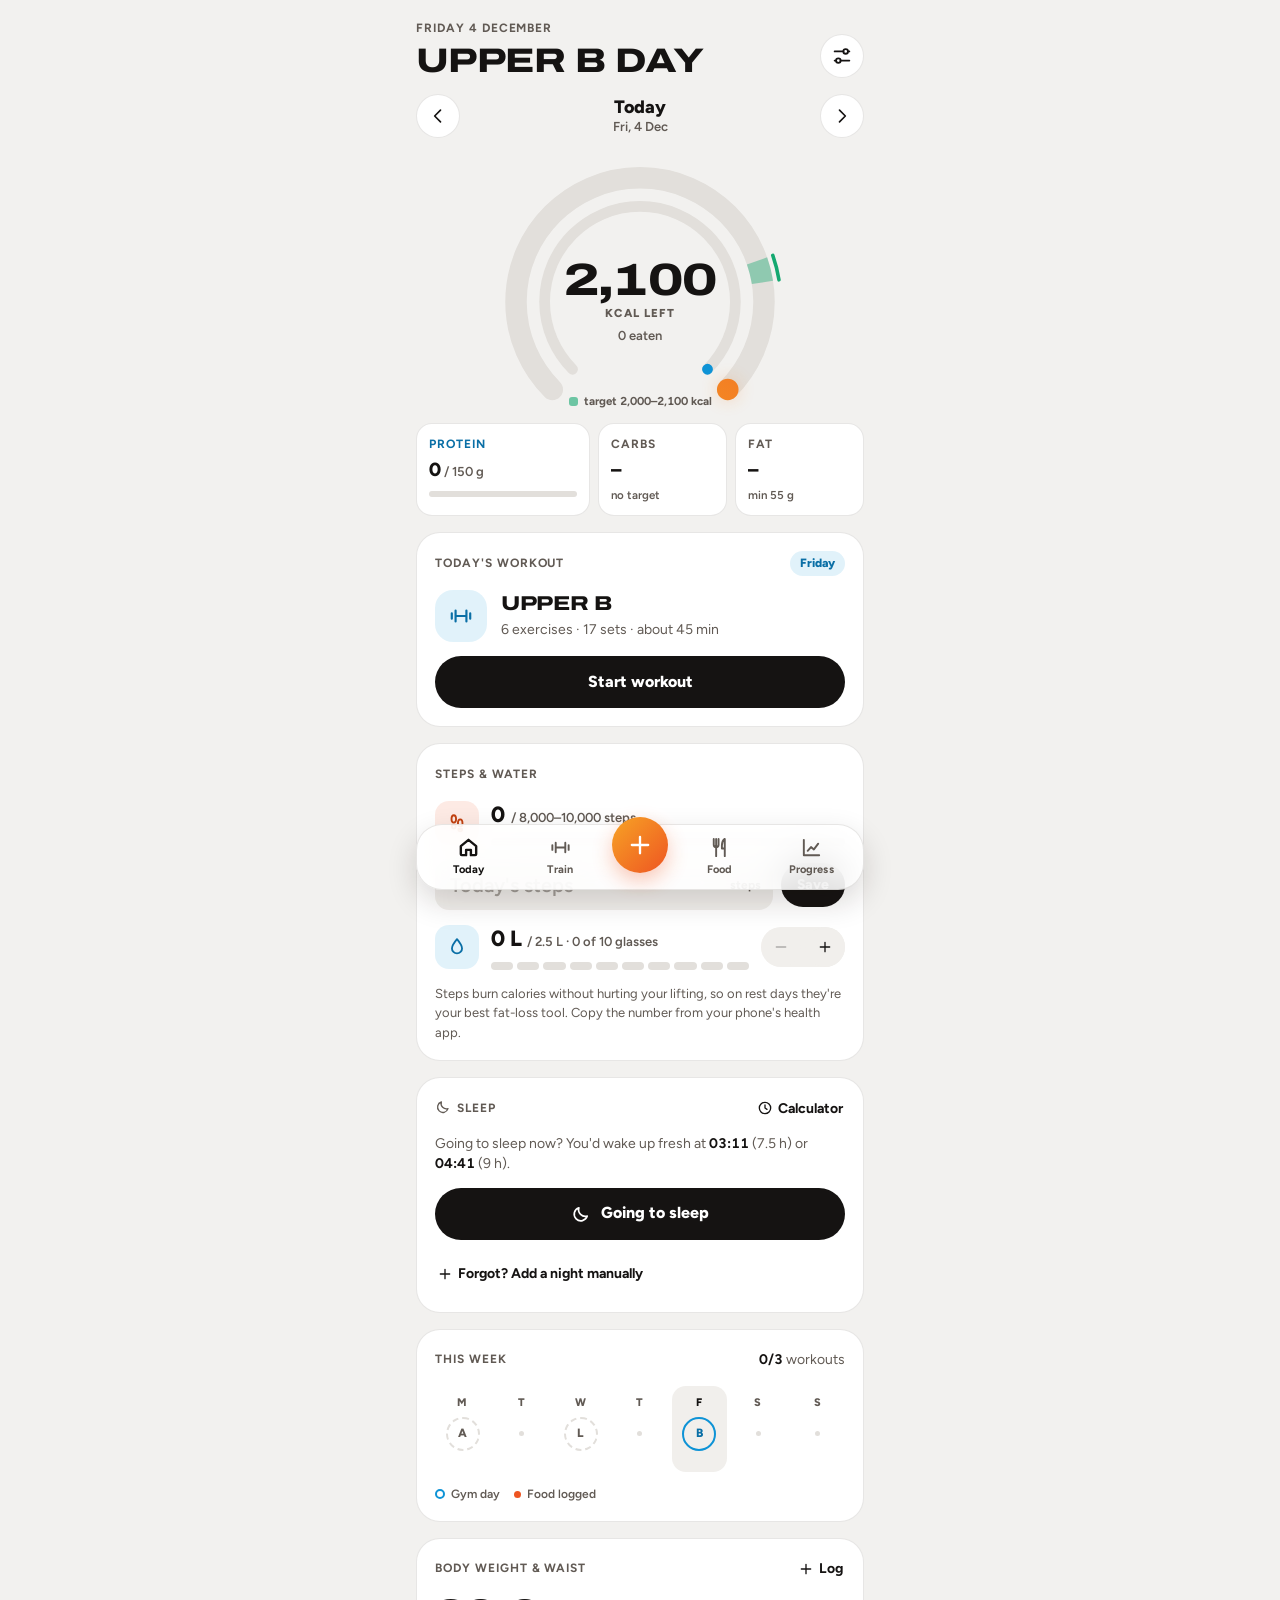
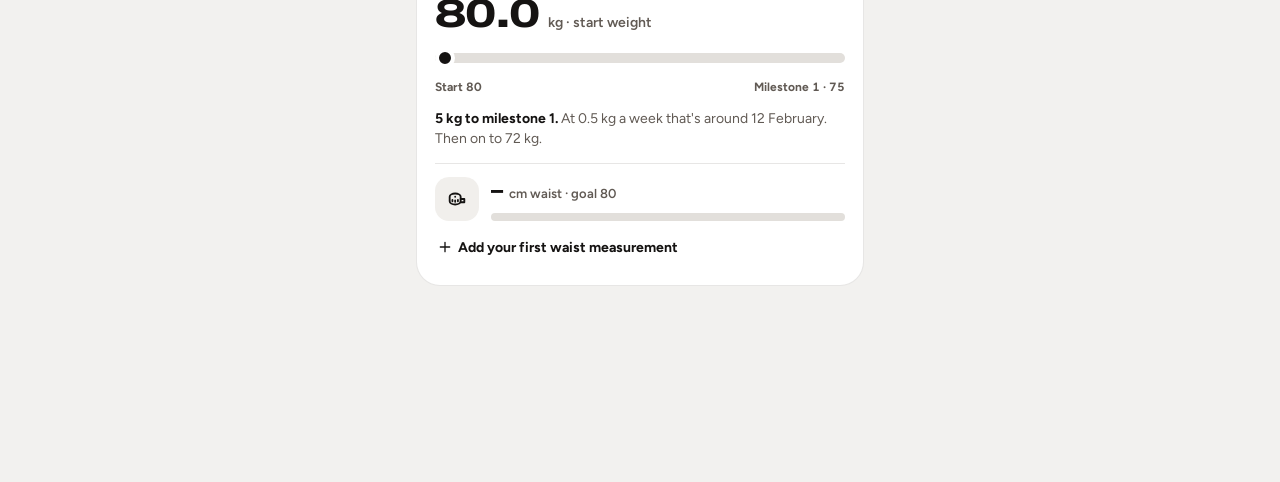
<file: index.html>
<!doctype html>
<html lang="en">
<head>
<meta charset="utf-8">
<meta name="viewport" content="width=device-width,initial-scale=1,viewport-fit=cover">
<meta name="theme-color" content="#0C0B0A">
<meta name="apple-mobile-web-app-capable" content="yes">
<meta name="apple-mobile-web-app-status-bar-style" content="black-translucent">
<meta name="apple-mobile-web-app-title" content="Forge">
<meta name="description" content="A mobile-first training and nutrition tracker: guided workouts, food logging with photo scanning, sleep and progress.">
<title>Forge</title>
<link rel="icon" type="image/png" sizes="32x32" href="icons/icon-32.png">
<link rel="apple-touch-icon" href="icons/icon-180.png">
<link rel="manifest" href="manifest.json">
<link rel="preconnect" href="https://fonts.gstatic.com" crossorigin>
<link rel="stylesheet" href="https://fonts.googleapis.com/css2?family=Archivo:wdth,wght@62..125,100..900&amp;family=Figtree:wght@300..900&amp;display=swap">
<style>:root{box-sizing:border-box;padding-top:env(safe-area-inset-top,0px);padding-bottom:env(safe-area-inset-bottom,0px)}body{margin:0}img{max-width:100%}[hidden]{display:none!important}</style>
<style>
/* Layout: phone-first app shell. One 480px column, a floating tab bar with a centre add button, and bottom
   sheets for every task. Two temperatures carry the meaning: BURN (ember) for calories and body weight,
   BUILD (ice) for protein and lifts. Buttons stay neutral so the data owns the colour. */
:root{
  color-scheme:dark;
  --bg:#0C0B0A; --surface:#171514; --surface-2:#221F1D; --surface-3:#302C29; --raised:#3A3531;
  --line:rgba(255,238,226,.10);
  --ink:#F7F3EF; --muted:#ABA39C;
  --burn:#FF6A3D; --burn-2:#FFB23F; --burn-ink:#FF8E66; --burn-soft:rgba(255,106,61,.16); --on-burn:#1B0A04;
  --build:#4CC9F0; --build-ink:#72D6F6; --build-soft:rgba(76,201,240,.15); --on-build:#04222C;
  --good:#3DDC97; --good-ink:#56E5A8; --good-soft:rgba(61,220,151,.14); --on-good:#052A1A;
  --over:#FF4D7A; --over-ink:#FF7A9B; --over-soft:rgba(255,77,122,.15);
  --inv:#F7F3EF; --inv-ink:#12100F;
  --sil:#2B2725; --sil-2:#3D3834;
  --scrim:rgba(0,0,0,.62); --glass:rgba(27,24,22,.82); --glow:.5; --fab-shadow:rgba(255,106,61,.38);
  --shadow:0 14px 34px rgba(0,0,0,.5);
  --display:"Archivo","Arial Black","Helvetica Neue",Arial,sans-serif;
  --ui:"Figtree",-apple-system,BlinkMacSystemFont,"Segoe UI",Roboto,"Helvetica Neue",Arial,sans-serif;
  --r-lg:24px; --r-md:16px; --r-sm:12px;
}
@media (prefers-color-scheme: light){:root:not([data-theme="dark"]){
  color-scheme:light;
  --bg:#F2F1EF; --surface:#FFFFFF; --surface-2:#F1EFEC; --surface-3:#E2DFDB; --raised:#FFFFFF;
  --line:rgba(40,28,18,.11);
  --ink:#151312; --muted:#615A54;
  --burn:#EE5522; --burn-2:#F7A325; --burn-ink:#C2400F; --burn-soft:rgba(238,85,34,.12); --on-burn:#FFFFFF;
  --build:#0E93D6; --build-ink:#0A6FA6; --build-soft:rgba(14,147,214,.12); --on-build:#FFFFFF;
  --good:#14A870; --good-ink:#0C7A50; --good-soft:rgba(20,168,112,.13); --on-good:#FFFFFF;
  --over:#E02D5A; --over-ink:#C41F4A; --over-soft:rgba(224,45,90,.11);
  --inv:#151312; --inv-ink:#FFFFFF;
  --sil:#E3DFDA; --sil-2:#CFCAC4;
  --scrim:rgba(20,16,12,.45); --glass:rgba(255,255,255,.86); --glow:.26; --fab-shadow:rgba(238,85,34,.32);
  --shadow:0 12px 30px rgba(30,20,10,.16);
}}
:root[data-theme="light"]{
  color-scheme:light;
  --bg:#F2F1EF; --surface:#FFFFFF; --surface-2:#F1EFEC; --surface-3:#E2DFDB; --raised:#FFFFFF;
  --line:rgba(40,28,18,.11);
  --ink:#151312; --muted:#615A54;
  --burn:#EE5522; --burn-2:#F7A325; --burn-ink:#C2400F; --burn-soft:rgba(238,85,34,.12); --on-burn:#FFFFFF;
  --build:#0E93D6; --build-ink:#0A6FA6; --build-soft:rgba(14,147,214,.12); --on-build:#FFFFFF;
  --good:#14A870; --good-ink:#0C7A50; --good-soft:rgba(20,168,112,.13); --on-good:#FFFFFF;
  --over:#E02D5A; --over-ink:#C41F4A; --over-soft:rgba(224,45,90,.11);
  --inv:#151312; --inv-ink:#FFFFFF;
  --sil:#E3DFDA; --sil-2:#CFCAC4;
  --scrim:rgba(20,16,12,.45); --glass:rgba(255,255,255,.86); --glow:.26; --fab-shadow:rgba(238,85,34,.32);
  --shadow:0 12px 30px rgba(30,20,10,.16);
}

/* ---------- base ---------- */
*{box-sizing:border-box}
html{-webkit-text-size-adjust:100%}
html.locked{overflow:hidden}
body{background:var(--bg);color:var(--ink);font-family:var(--ui);font-size:16px;line-height:1.4;-webkit-font-smoothing:antialiased;-webkit-tap-highlight-color:transparent}
body::before{content:"";position:fixed;inset:0 0 auto;height:env(safe-area-inset-top,0px);z-index:10;background:var(--bg)}
button,input,textarea{font:inherit;color:inherit}
button{cursor:pointer;-webkit-appearance:none;appearance:none}
h1,h2,h3,p,ul{margin:0}
ul{padding:0;list-style:none}
a{color:inherit}
:focus-visible{outline:2px solid var(--ink);outline-offset:2px}
.vh{position:absolute;width:1px;height:1px;opacity:0;overflow:hidden;clip:rect(0 0 0 0)}
.num{font-variant-numeric:tabular-nums}
.ico{flex:none;display:block}
.gs1{stop-color:var(--burn-2)}.gs2{stop-color:var(--burn)}

.app{max-width:480px;margin:0 auto;padding-left:max(16px,env(safe-area-inset-left,0px));padding-right:max(16px,env(safe-area-inset-right,0px));padding-block:14px 196px}
.view{display:flex;flex-direction:column;gap:16px}
.view.enter{animation:rise .34s cubic-bezier(.2,.8,.2,1)}
@keyframes rise{from{opacity:.2;transform:translateY(10px)}to{opacity:1;transform:none}}

/* ---------- type ---------- */
.title,.h2,.big{font-family:var(--display);font-stretch:125%;font-variation-settings:"wdth" 125;font-weight:800;letter-spacing:-.015em}
.title{font-size:clamp(25px,7.6vw,34px);line-height:1;text-transform:uppercase;text-wrap:balance}
.h2{font-size:20px;line-height:1.08;text-transform:uppercase;text-wrap:balance}
.h2s{font-size:20px;font-weight:800;line-height:1.15;letter-spacing:-.01em;text-wrap:balance}
.big{font-variant-numeric:tabular-nums;line-height:.95}
.eyebrow,.label{font-size:12px;font-weight:700;letter-spacing:.08em;text-transform:uppercase;color:var(--muted)}
.sub{font-size:14px;color:var(--muted)}
.sub b{color:var(--ink);font-weight:700}
.fine{font-size:13px;line-height:1.5;color:var(--muted)}
.link{display:inline-flex;align-items:center;gap:5px;min-height:40px;padding:0 2px;border:none;background:none;color:var(--ink);font-size:14px;font-weight:700;text-decoration:none}
.link:active{opacity:.6}

/* ---------- shared pieces ---------- */
.head{display:flex;align-items:flex-end;justify-content:space-between;gap:12px;padding-top:6px}
.head .col{display:flex;flex-direction:column;gap:7px;min-width:0}
.iconbtn{flex:none;width:44px;height:44px;border-radius:50%;border:1px solid var(--line);background:var(--surface);color:var(--ink);display:grid;place-items:center}
.iconbtn.sm{width:40px;height:40px;background:var(--surface-2);border-color:transparent}
.iconbtn:disabled{opacity:.3;cursor:default}
.card{background:var(--surface);border:1px solid var(--line);border-radius:var(--r-lg);padding:18px;display:flex;flex-direction:column;gap:14px}
.card-h{display:flex;justify-content:space-between;align-items:center;gap:10px;min-height:24px}
.card-h .link{min-height:40px;margin:-8px 0}
.pill{font-size:12px;font-weight:800;padding:4px 10px;border-radius:999px;background:var(--surface-2);color:var(--muted);white-space:nowrap}
.pill.hot{background:var(--build-soft);color:var(--build-ink)}
.pill.ok{background:var(--good-soft);color:var(--good-ink)}
.btn{display:inline-flex;align-items:center;justify-content:center;gap:8px;min-height:52px;padding:0 22px;border-radius:999px;border:none;background:var(--inv);color:var(--inv-ink);font-weight:800;font-size:16px;text-align:center;transition:transform .12s}
.btn:active{transform:scale(.97)}
.btn.ghost{background:var(--surface-2);color:var(--ink)}
.btn.sm{min-height:44px;padding:0 16px;font-size:14px}
.btn.wide{width:100%}
.btn:disabled{opacity:.5}
.pbar{height:8px;border-radius:999px;background:var(--surface-3);overflow:hidden}
.pbar i{display:block;height:100%;border-radius:999px;background:var(--build);transition:width .5s cubic-bezier(.2,.8,.2,1)}
.seg{display:grid;grid-auto-flow:column;grid-auto-columns:minmax(0,1fr);gap:4px;padding:4px;border-radius:18px;background:var(--surface-2)}
.seg button{border:none;background:transparent;color:var(--muted);border-radius:14px;min-height:44px;padding:6px 6px;font-weight:700;font-size:14px;display:flex;flex-direction:column;align-items:center;justify-content:center;line-height:1.15;min-width:0}
.seg button small{font-size:10.5px;letter-spacing:.09em;text-transform:uppercase;font-weight:800;opacity:.85}
.seg button[aria-pressed="true"]{background:var(--raised);color:var(--ink);box-shadow:0 1px 3px rgba(0,0,0,.22)}
.seg.four button{font-size:13px;padding:6px 2px}
.legend{display:flex;gap:14px;flex-wrap:wrap;font-size:12px;color:var(--muted);font-weight:600}
.legend span{display:flex;align-items:center;gap:6px}
.lg{width:10px;height:10px;border-radius:50%;display:inline-block;flex:none}
.lg.gym{border:2px solid var(--build)}.lg.food{background:var(--burn);width:7px;height:7px}
.lg.trend{background:var(--burn);height:3px;width:14px;border-radius:2px}.lg.pt{background:var(--muted);width:6px;height:6px}
.lg.goal{background:var(--good);opacity:.5;border-radius:3px}.lg.on{background:var(--good);border-radius:3px}.lg.under{background:var(--muted);border-radius:3px}.lg.over{background:var(--over);border-radius:3px}
.empty{font-size:14px;color:var(--muted);background:var(--surface-2);border-radius:var(--r-md);padding:16px}
.stat{background:var(--surface-2);border-radius:var(--r-md);padding:12px 14px;display:flex;flex-direction:column;gap:2px;min-width:0}
.stat small{font-size:12px;color:var(--muted);font-weight:600}
.stat b{font-size:20px;font-weight:800;letter-spacing:-.01em;white-space:nowrap}
.stat b i{font-style:normal;font-size:13px;font-weight:700;color:var(--muted)}
.stats3{display:grid;grid-template-columns:repeat(3,minmax(0,1fr));gap:8px}
.stats4{display:grid;grid-template-columns:repeat(2,minmax(0,1fr));gap:8px}

/* ---------- gauge (calories outer, protein inner) ---------- */
.hero{display:flex;flex-direction:column;gap:14px}
.gauge-btn{display:block;width:100%;padding:0;border:none;background:none;border-radius:var(--r-lg);color:inherit;text-align:center}
.gauge{display:block;position:relative;width:min(100%,310px);margin:0 auto;container-type:inline-size}
.gauge svg{display:block;width:100%;height:auto;overflow:visible}
.gauge path{fill:none}
.gauge .trk{stroke:var(--surface-3);stroke-linecap:round}
.gauge .zone{stroke:var(--good);opacity:.4}
.gauge .zmark{stroke:var(--good);stroke-linecap:round}
.gauge .fill{stroke-linecap:round;transition:stroke-dashoffset .9s cubic-bezier(.2,.8,.2,1)}
.gauge.on .fill.k{stroke:var(--good)}
.gauge.over .fill.k{stroke:var(--over)}
.gauge .fill.p{stroke:var(--build)}
.gauge .glow{opacity:var(--glow)}
.g-mid{position:absolute;inset:0;padding-top:13%;display:flex;flex-direction:column;align-items:center;justify-content:center;gap:3px;text-align:center;pointer-events:none}
.g-big{font-size:44px;font-size:14.6cqw}
.g-big.sm{font-size:36px;font-size:11.6cqw}
.gauge.on .g-big{color:var(--good-ink)}
.gauge.over .g-big{color:var(--over-ink)}
.g-lab{font-size:11.5px;font-weight:800;letter-spacing:.1em;text-transform:uppercase;color:var(--muted)}
.g-sub{font-size:13px;color:var(--muted);font-weight:600;margin-top:3px}
.g-tgt{position:absolute;left:0;right:0;bottom:0;display:flex;align-items:center;justify-content:center;gap:6px;font-size:11.5px;font-weight:700;color:var(--muted)}
.g-tgt i{width:9px;height:9px;border-radius:3px;background:var(--good);opacity:.6}
.macros{display:grid;grid-template-columns:minmax(0,1.35fr) minmax(0,1fr) minmax(0,1fr);gap:8px}
.macro{background:var(--surface);border:1px solid var(--line);border-radius:var(--r-md);padding:12px;display:flex;flex-direction:column;gap:4px;min-width:0}
.macro .mv{font-size:13px;color:var(--muted);font-weight:600;white-space:nowrap}
.macro .mv b{font-size:19px;font-weight:800;color:var(--ink);letter-spacing:-.01em}
.macro small{font-size:11.5px;color:var(--muted);font-weight:600}
.macro.warn small{color:var(--over-ink)}
.mbar{height:6px;border-radius:999px;background:var(--surface-3);overflow:hidden;margin-top:4px}
.mbar i{display:block;height:100%;border-radius:999px;background:var(--build);transition:width .6s cubic-bezier(.2,.8,.2,1)}
.macro.p .label{color:var(--build-ink)}

/* ---------- today ---------- */
.wk-main{display:flex;align-items:center;gap:14px}
.wk-ic{flex:none;width:52px;height:52px;border-radius:18px;background:var(--build-soft);color:var(--build-ink);display:grid;place-items:center}
.wk-t{min-width:0;display:flex;flex-direction:column;gap:5px}
.wk7{display:grid;grid-template-columns:repeat(7,minmax(0,1fr));gap:4px}
.wd{display:flex;flex-direction:column;align-items:center;gap:7px;padding:9px 0 8px;border-radius:14px}
.wd.today{background:var(--surface-2)}
.wd span{font-size:11px;font-weight:800;letter-spacing:.06em;color:var(--muted)}
.wd.today span{color:var(--ink)}
.wd i{width:34px;height:34px;border-radius:50%;display:grid;place-items:center;font-style:normal;font-size:12px;font-weight:800;color:var(--muted)}
.wd:not(.gym) i::before{content:"";width:5px;height:5px;border-radius:50%;background:var(--surface-3)}
.wd.gym i{border:2px solid var(--build);color:var(--build-ink)}
.wd.gym.done i{background:var(--build);color:var(--on-build)}
.wd.gym.missed i{border:2px dashed var(--surface-3);color:var(--muted)}
.wd em{width:6px;height:6px;border-radius:50%}
.wd.food em{background:var(--burn)}
.wt{display:flex;align-items:baseline;gap:8px;flex-wrap:wrap}
.wt-n{font-size:40px}
.wt-u{font-size:14px;color:var(--muted);font-weight:600}
.jr{position:relative;height:10px;border-radius:999px;background:var(--surface-3);margin:6px 0 2px}
.jr i{position:absolute;left:0;top:0;bottom:0;border-radius:999px;background:linear-gradient(90deg,var(--burn-2),var(--burn));transition:width .6s cubic-bezier(.2,.8,.2,1)}
.jr b{position:absolute;top:50%;width:20px;height:20px;border-radius:50%;background:var(--ink);border:4px solid var(--surface);transform:translate(-50%,-50%)}
.jr-l{display:flex;justify-content:space-between;gap:8px;font-size:12px;color:var(--muted);font-weight:700}

/* ---------- train ---------- */
.tprog{position:sticky;top:env(safe-area-inset-top,0px);z-index:5;background:var(--bg);padding:10px 0 8px;display:flex;flex-direction:column;gap:8px}
.tmeta{display:flex;justify-content:space-between;gap:10px;font-size:13px;color:var(--muted);font-weight:600}
.tmeta b{color:var(--ink);font-weight:800}
.super{display:flex;flex-direction:column;gap:8px;padding:10px 8px 8px;border-radius:30px;background:var(--surface-2)}
.super-h{display:flex;align-items:center;gap:8px;padding:2px 10px;font-size:12.5px;font-weight:700;color:var(--muted)}
.super-h .ico{color:var(--build-ink)}
.ex{background:var(--surface);border:1px solid var(--line);border-radius:var(--r-lg);padding:16px;display:flex;flex-direction:column;gap:12px}
.ex.is-done{padding:12px 12px 12px 14px}
.xhead{display:flex;gap:12px;align-items:flex-start}
.xhead[data-act]{cursor:pointer}
.ex.is-done .xhead{align-items:center}
.xn{flex:none;min-width:30px;height:30px;padding:0 6px;border-radius:10px;background:var(--surface-3);display:grid;place-items:center;font-weight:800;font-size:13px;font-variant-numeric:tabular-nums}
.xn.ok{background:var(--good);color:var(--on-good);border-radius:50%;padding:0}
.xt{flex:1;min-width:0;display:flex;flex-direction:column;gap:3px}
.xt h3{font-size:18px;font-weight:800;line-height:1.15;letter-spacing:-.01em}
.ex.is-done .xt h3{font-size:16px}
.ex.is-done .sub{white-space:nowrap;overflow:hidden;text-overflow:ellipsis}
.tgt{flex:none;font-size:17px;padding-top:5px;white-space:nowrap}
.chev{flex:none;width:40px;height:40px;border-radius:50%;border:none;background:var(--surface-2);color:var(--muted);display:grid;place-items:center}
.musrow{display:flex;align-items:center;gap:14px;background:var(--surface-2);border-radius:var(--r-md);padding:10px 14px}
.body{flex:none;width:118px;height:auto}
.body .sil *{fill:var(--sil)}
.body .mo{fill:var(--sil-2)}
.body .ms{fill:var(--burn);opacity:.45}
.body .mp{fill:var(--burn)}
.mus{min-width:0;display:flex;flex-direction:column;gap:6px;align-items:flex-start}
.tags{display:flex;flex-wrap:wrap;gap:5px}
.tag{font-size:12px;font-weight:700;padding:3px 9px;border-radius:999px;background:var(--surface);color:var(--muted)}
.tag.p{background:var(--burn-soft);color:var(--burn-ink)}
.last{display:flex;flex-wrap:wrap;align-items:center;gap:4px 10px;font-size:14px}
.last.first{color:var(--muted);font-size:13.5px}
.lastn{font-weight:700}
.chip{display:inline-flex;align-items:center;gap:4px;font-size:12px;font-weight:800;padding:4px 10px;border-radius:999px;background:var(--surface-2);color:var(--muted)}
.chip.up{background:var(--build-soft);color:var(--build-ink)}
.sets{display:flex;flex-direction:column;gap:8px}
.row{display:grid;grid-template-columns:30px minmax(0,1fr) minmax(0,1fr) 50px;gap:8px;align-items:center}
.sn{width:30px;height:30px;border-radius:50%;display:grid;place-items:center;font-size:13px;font-weight:800;color:var(--muted);border:1.5px solid var(--surface-3);font-variant-numeric:tabular-nums}
.row.next .sn{background:var(--burn);border-color:var(--burn);color:var(--on-burn)}
.row.done .sn{border-color:transparent;color:var(--good-ink)}
.fld{position:relative;display:block;min-width:0}
.fld input{width:100%;height:50px;border-radius:14px;border:1.5px solid transparent;background:var(--surface-2);padding:0 42px 0 14px;font-size:20px;font-weight:700;font-variant-numeric:tabular-nums;color:var(--ink);-moz-appearance:textfield;appearance:textfield}
.fld input::-webkit-outer-spin-button,.fld input::-webkit-inner-spin-button,.fl input::-webkit-outer-spin-button,.fl input::-webkit-inner-spin-button{-webkit-appearance:none;margin:0}
.fld input::placeholder{color:var(--muted);opacity:.55;font-weight:600}
.fld input:focus{outline:none;border-color:var(--ink)}
.fld span{position:absolute;right:12px;top:50%;transform:translateY(-50%);font-size:12px;font-weight:700;color:var(--muted);pointer-events:none}
.row.done .fld input{background:transparent;border-color:var(--line)}
.ck{width:50px;height:50px;border-radius:50%;border:2px solid var(--surface-3);background:transparent;color:var(--muted);display:grid;place-items:center;transition:background .15s,border-color .15s}
.ck[aria-pressed="true"]{background:var(--good);border-color:var(--good);color:var(--on-good)}
.ck.pop{animation:pop .42s cubic-bezier(.3,1.5,.5,1)}
@keyframes pop{0%{transform:scale(.72)}60%{transform:scale(1.12)}100%{transform:scale(1)}}
.xfoot{display:flex;justify-content:space-between;align-items:center;gap:10px;margin:-4px 0 -6px}

/* ---------- food ---------- */
.daynav{display:flex;align-items:center;gap:10px}
.dn{flex:1;min-width:0;display:flex;flex-direction:column;align-items:center;text-align:center;line-height:1.2}
.dn b{font-size:18px;font-weight:800}
.dn small{font-size:13px;color:var(--muted);font-weight:600}
.dn .link{min-height:28px;font-size:13px;color:var(--burn-ink)}
.hint-row{font-size:14px;color:var(--muted);text-align:center;padding:0 12px}
.meal{background:var(--surface);border:1px solid var(--line);border-radius:var(--r-lg);overflow:hidden}
.meal-h{display:flex;align-items:center;gap:10px;padding:12px 12px 12px 18px}
.meal-h h2{font-size:17px;font-weight:800;flex:1;min-width:0;letter-spacing:-.01em}
.meal-h .sub{white-space:nowrap;font-size:13px}
.addm{flex:none;width:40px;height:40px;border-radius:50%;border:none;background:var(--surface-2);color:var(--ink);display:grid;place-items:center}
.items li{display:flex;align-items:center;gap:10px;padding:12px 12px 12px 18px;border-top:1px solid var(--line)}
.it{flex:1;min-width:0;display:flex;flex-direction:column;gap:3px}
.it b{font-size:15px;font-weight:700;line-height:1.25;display:-webkit-box;-webkit-line-clamp:2;-webkit-box-orient:vertical;overflow:hidden;overflow-wrap:anywhere}
.it small{font-size:12.5px;color:var(--muted);font-weight:500}
.xq{font-weight:800;color:var(--burn-ink)}
.itn{flex:none;text-align:right;display:flex;flex-direction:column;line-height:1.15}
.itn b{font-size:16px;font-weight:800}
.itn small{font-size:11.5px;color:var(--muted);font-weight:600}
.qty{flex:none;display:flex;border-radius:999px;background:var(--surface-2)}
.qty button{width:38px;height:40px;border:none;background:none;color:var(--ink);display:grid;place-items:center;border-radius:999px}
.fin{display:flex;align-items:center;justify-content:space-between;gap:12px;flex-wrap:wrap;background:var(--surface);border:1px solid var(--line);border-radius:var(--r-lg);padding:14px 14px 14px 18px}
.fin>div{display:flex;flex-direction:column;min-width:0}
.fin b{font-size:16px;font-weight:800}
.fin small{font-size:13px;color:var(--muted)}
.fin.ok{background:var(--good-soft);border-color:transparent}
.fin.ok b{color:var(--good-ink)}

/* ---------- progress ---------- */
.chart{display:block;width:100%;height:auto}
.chart text{font-family:var(--ui);font-size:10.5px;font-weight:600;fill:var(--muted);font-variant-numeric:tabular-nums}
.chart .grid{stroke:var(--line);stroke-width:1}
.chart .goal{fill:var(--good);opacity:.22}
.chart .goal-t{fill:var(--good-ink);font-weight:800}
.chart .trend{fill:none;stroke:var(--burn);stroke-width:2.6;stroke-linecap:round;stroke-linejoin:round}
.chart .pt{fill:var(--muted)}
.chart .end{fill:var(--burn);stroke:var(--surface);stroke-width:2.5}
.chart .bar{fill:var(--muted)}
.chart .bar.on{fill:var(--good)}
.chart .bar.over{fill:var(--over)}
.chart .val{fill:var(--ink);font-weight:700;font-size:10px}
.chart .today{fill:var(--ink);font-weight:800}
.wform{display:flex;gap:8px;align-items:center}
.wform .fld{flex:1}
.coach{display:flex;flex-direction:column;gap:10px;align-items:flex-start;background:var(--burn-soft);border-radius:var(--r-md);padding:14px 16px;font-size:14.5px;line-height:1.45}
.coach b{color:var(--burn-ink)}
.cal{display:grid;grid-template-columns:repeat(7,minmax(0,1fr));gap:6px}
.cal .hd{font-size:11px;font-weight:800;color:var(--muted);text-align:center;letter-spacing:.06em}
.cal .c{position:relative;aspect-ratio:1;max-width:100%;border-radius:11px;background:var(--surface-2);display:grid;place-items:center;font-size:12px;font-weight:800;color:var(--muted)}
.cal .c.plan{background:transparent;box-shadow:inset 0 0 0 1.5px var(--surface-3)}
.cal .c.miss{background:transparent;border:1.5px dashed var(--surface-3)}
.cal .c.gym{background:var(--build);color:var(--on-build)}
.cal .c.fut{opacity:.5}
.cal .c.today{outline:2px solid var(--ink);outline-offset:1px}
.cal .c.food::after{content:"";position:absolute;right:5px;bottom:5px;width:5px;height:5px;border-radius:50%;background:var(--burn)}
.cal .c.gym.food::after{background:var(--on-build)}
.lgroup{display:flex;flex-direction:column;gap:2px}
.lift{display:flex;align-items:center;gap:12px;padding:11px 0;border-top:1px solid var(--line)}
.lifts .lift:first-child{border-top:none}
.ln{flex:1;min-width:0;display:flex;flex-direction:column;gap:1px}
.ln b{font-size:15px;font-weight:700}
.ln small{color:var(--muted);font-size:12.5px;font-weight:500}
.spark{flex:none;width:68px;height:28px}
.spark polyline{fill:none;stroke:var(--build);stroke-width:2;stroke-linecap:round;stroke-linejoin:round}
.spark circle{fill:var(--build)}
.delta{flex:none;min-width:54px;text-align:center;font-size:12.5px;font-weight:800;padding:4px 8px;border-radius:999px;background:var(--build-soft);color:var(--build-ink);font-variant-numeric:tabular-nums}
.delta.down{background:var(--surface-2);color:var(--muted)}
.delta.base{background:var(--surface-2);color:var(--muted);font-weight:700}
.hist details{border-top:1px solid var(--line)}
.hist details:first-child{border-top:none}
.hist summary{list-style:none;display:flex;align-items:center;gap:10px;padding:12px 0;cursor:pointer}
.hist summary::-webkit-details-marker{display:none}
.hist summary .ln b{font-size:16px;font-weight:800}
.hist summary .ico{color:var(--muted);transition:transform .2s}
.hist details[open] summary .ico{transform:rotate(180deg)}
.hlist{display:flex;flex-direction:column;gap:6px;padding:0 0 14px}
.hlist li{display:flex;justify-content:space-between;gap:12px;font-size:14px}
.hlist li span:last-child{color:var(--muted);text-align:right;font-variant-numeric:tabular-nums;white-space:nowrap}

/* ---------- dock: rest timer + tab bar ---------- */
.dock{position:fixed;left:0;right:0;bottom:0;z-index:30;display:flex;flex-direction:column;align-items:center;gap:8px;pointer-events:none;padding:0 max(16px,env(safe-area-inset-right,0px)) calc(10px + env(safe-area-inset-bottom,0px)) max(16px,env(safe-area-inset-left,0px))}
.dock>*{pointer-events:auto;width:100%;max-width:448px}
.tabs{display:grid;grid-template-columns:minmax(0,1fr) minmax(0,1fr) 68px minmax(0,1fr) minmax(0,1fr);align-items:center;height:66px;padding:0 6px;border-radius:26px;background:var(--glass);-webkit-backdrop-filter:blur(18px) saturate(1.5);backdrop-filter:blur(18px) saturate(1.5);border:1px solid var(--line);box-shadow:var(--shadow)}
.tab{display:flex;flex-direction:column;align-items:center;justify-content:center;gap:3px;height:54px;border:none;background:none;border-radius:20px;color:var(--muted);font-size:11px;font-weight:700;letter-spacing:.01em;transition:color .15s}
.tab[aria-current="page"]{color:var(--ink)}
.tab[aria-current="page"] .ico{stroke-width:2.5}
.tab:active{transform:scale(.94)}
.fab{justify-self:center;width:56px;height:56px;border-radius:50%;border:none;background:linear-gradient(135deg,var(--burn-2),var(--burn));color:var(--on-burn);display:grid;place-items:center;box-shadow:0 8px 20px var(--fab-shadow);transform:translateY(-12px);transition:transform .14s}
.fab:active{transform:translateY(-12px) scale(.93)}
.rest{display:flex;align-items:center;gap:8px;padding:8px 8px 8px 10px;border-radius:24px;background:var(--inv);color:var(--inv-ink);box-shadow:var(--shadow);animation:rise .3s cubic-bezier(.2,.8,.2,1)}
.rest.zero{background:var(--burn);color:var(--on-burn)}
.rring{flex:none;width:42px;height:42px}
.rring path{fill:none;stroke:currentColor;stroke-width:4;stroke-linecap:round}
.rring .rt{opacity:.18}
.rring .rp{transition:stroke-dashoffset .25s linear}
.rtxt{flex:1;min-width:0;display:flex;flex-direction:column;gap:2px}
.rtxt b{font-size:24px}
.rtxt small{font-size:12px;font-weight:600;opacity:.75;white-space:nowrap;overflow:hidden;text-overflow:ellipsis}
.rest button{flex:none;min-width:46px;height:44px;padding:0 8px;border-radius:999px;border:1px solid rgba(128,128,128,.45);background:transparent;color:inherit;font-weight:800;font-size:13px;font-variant-numeric:tabular-nums;display:grid;place-items:center}

/* ---------- sheets ---------- */
.scrim{position:fixed;inset:0;z-index:40;background:var(--scrim);opacity:0;transition:opacity .28s}
.scrim.on{opacity:1}
.sheet{position:fixed;left:0;right:0;bottom:0;z-index:41;margin:0 auto;max-width:520px;max-height:calc(100vh - 28px);max-height:calc(100dvh - 20px - env(safe-area-inset-top,0px));display:flex;flex-direction:column;overflow:hidden;background:var(--surface);border-radius:28px 28px 0 0;box-shadow:0 -12px 44px rgba(0,0,0,.34);transform:translateY(103%);transition:transform .36s cubic-bezier(.2,.85,.25,1)}
.sheet.on{transform:none}
.sheet:focus{outline:none}
.grab{flex:none;height:26px;display:grid;place-items:center;touch-action:none;cursor:grab}
.grab i{width:40px;height:5px;border-radius:3px;background:var(--surface-3)}
.sheet-in{overflow-y:auto;overscroll-behavior:contain;-webkit-overflow-scrolling:touch;display:flex;flex-direction:column;gap:16px;padding:2px max(18px,env(safe-area-inset-right,0px)) calc(22px + env(safe-area-inset-bottom,0px)) max(18px,env(safe-area-inset-left,0px))}
.sh-h{display:flex;align-items:center;justify-content:space-between;gap:12px}
.sh-h>div{min-width:0;display:flex;flex-direction:column;gap:3px}
.toasts{position:fixed;left:0;right:0;top:calc(10px + env(safe-area-inset-top,0px));z-index:60;display:flex;flex-direction:column;align-items:center;gap:8px;pointer-events:none;padding:0 max(16px,env(safe-area-inset-right,0px)) 0 max(16px,env(safe-area-inset-left,0px))}
.toast{pointer-events:auto;display:flex;align-items:center;gap:12px;max-width:420px;padding:12px 16px;border-radius:16px;background:var(--inv);color:var(--inv-ink);font-weight:700;font-size:14px;box-shadow:var(--shadow);animation:drop .3s cubic-bezier(.2,.85,.25,1)}
.toast button{border:none;background:none;color:inherit;font-weight:800;text-decoration:underline;text-underline-offset:3px;padding:8px;margin:-8px -8px -8px 0;min-height:40px}
.toast.out{opacity:0;transform:translateY(-8px);transition:opacity .25s,transform .25s}
@keyframes drop{from{opacity:0;transform:translateY(-14px)}to{opacity:1;transform:none}}

/* ---------- add food sheet ---------- */
.notice{width:100%;text-align:left;border:none;border-radius:var(--r-md);background:var(--burn-soft);color:var(--ink);padding:12px 14px;font-size:14px;font-weight:600;line-height:1.35}
.notice b{color:var(--burn-ink)}
.tiles{display:grid;grid-template-columns:repeat(2,minmax(0,1fr));gap:8px}
.tile{position:relative;display:flex;align-items:center;gap:10px;min-height:64px;padding:12px;border-radius:var(--r-md);background:var(--surface-2);cursor:pointer}
.tile:focus-within{outline:2px solid var(--ink);outline-offset:2px}
.tile .ico{color:var(--burn-ink)}
.tile span{display:flex;flex-direction:column;min-width:0;line-height:1.2}
.tile b{font-size:15px;font-weight:800}
.tile small{font-size:12px;color:var(--muted);font-weight:600}
.descr{display:flex;flex-direction:column;gap:6px}
.descr-row{display:flex;gap:8px;align-items:stretch}
.descr textarea{flex:1;min-width:0;font-size:16px;line-height:1.35;padding:12px 14px;border:1.5px solid transparent;border-radius:14px;background:var(--surface-2);color:var(--ink);resize:none;min-height:68px}
.descr textarea:focus,.fl input:focus{outline:none;border-color:var(--ink)}
.descr textarea::placeholder,.fl input::placeholder{color:var(--muted);opacity:.7}
.descr .btn{align-self:stretch;min-height:68px;border-radius:14px;padding:0 14px}
.fform{display:grid;grid-template-columns:repeat(2,minmax(0,1fr));gap:10px 8px;align-items:end}
.fform .wide{grid-column:1/-1}
.fl{display:flex;flex-direction:column;gap:5px;min-width:0}
.fl .label i{font-style:normal;text-transform:none;letter-spacing:0;font-weight:500}
.fl input{width:100%;height:50px;font-size:17px;font-weight:600;padding:0 14px;border:1.5px solid transparent;border-radius:14px;background:var(--surface-2);color:var(--ink);font-variant-numeric:tabular-nums;-moz-appearance:textfield;appearance:textfield}
.row2{display:grid;grid-template-columns:repeat(2,minmax(0,1fr));gap:8px}
.tot{font-size:15px}
.tot b{font-weight:800}
.tot:empty,.note:empty{display:none}
.note{font-size:13.5px;color:var(--muted);line-height:1.4}
.quick{display:flex;flex-wrap:wrap;gap:6px;margin:8px 0}
.qa{max-width:100%;text-align:left;display:flex;flex-direction:column;gap:1px;padding:8px 14px;min-height:46px;border-radius:14px;border:none;background:var(--surface-2);color:var(--ink)}
.qa b{font-size:14px;font-weight:700;max-width:100%;white-space:nowrap;overflow:hidden;text-overflow:ellipsis}
.qa small{font-size:12px;color:var(--muted);font-weight:600}
.qa:active{transform:scale(.97)}
.scanres{display:flex;flex-direction:column;gap:10px;border-radius:var(--r-md);padding:14px;background:var(--surface-2)}
.scanres.busy{flex-direction:row;align-items:center;font-weight:700;color:var(--muted);font-size:14.5px}
.spin{width:18px;height:18px;border-radius:50%;border:3px solid var(--surface-3);border-top-color:var(--burn);animation:spin .8s linear infinite;flex:none}
@keyframes spin{to{transform:rotate(360deg)}}
.srh{display:flex;justify-content:space-between;gap:10px;align-items:flex-start}
.srh b{font-size:16px;font-weight:800}
.srh .iconbtn.sm{background:var(--surface)}
.conf{display:inline-block;font-size:12px;font-weight:800;padding:2px 9px;border-radius:999px;background:var(--surface);color:var(--muted)}
.conf.high{color:var(--good-ink)}.conf.low{color:var(--over-ink)}
.ntwrap{overflow-x:auto}
.nt{width:100%;border-collapse:collapse;font-size:13px;font-variant-numeric:tabular-nums}
.nt th{font-weight:700;color:var(--muted);text-align:right;padding:4px 6px;font-size:12px}
.nt th:first-child,.nt td:first-child{text-align:left;white-space:nowrap}
.nt td{text-align:right;padding:7px 6px;border-top:1px solid var(--line);color:var(--muted);font-weight:600}
.nt tr.sel td{color:var(--ink);font-weight:800}
.srrow{display:flex;gap:8px;align-items:flex-end;flex-wrap:wrap}
.srrow .fl{flex:1 1 110px}
.srrow .fl.amt{flex:0 1 84px}
.srrow .fl input,.scanres .qa{background:var(--surface)}

/* ---------- score sheets ---------- */
.score{display:flex;align-items:center;gap:16px}
.score-t{min-width:0;display:flex;flex-direction:column;gap:6px}
.ring{flex:none;width:112px;height:112px}
.ring path{fill:none;stroke-width:10}
.ring .trk{stroke:var(--surface-3)}
.ring .bar{stroke:var(--good);stroke-linecap:round;transition:stroke-dashoffset 1.1s cubic-bezier(.2,.8,.2,1)}
.ring .rnum{font-family:var(--display);font-stretch:125%;font-variation-settings:"wdth" 125;font-weight:800;font-size:30px;fill:var(--ink)}
.ring .rof{font-family:var(--ui);font-size:10px;font-weight:700;fill:var(--muted);letter-spacing:.08em}
.beats{display:flex;flex-direction:column;gap:6px;margin-top:8px;font-size:14.5px}
.beats li{display:flex;justify-content:space-between;gap:10px}
.beats .up{display:inline-flex;align-items:center;gap:4px;color:var(--build-ink);font-weight:800;white-space:nowrap}
.proj{background:var(--burn-soft);border-radius:var(--r-md);padding:14px 16px;font-size:15px;line-height:1.45}
.proj b{color:var(--burn-ink)}
.mealbar{display:flex;gap:3px;border-radius:12px;overflow:hidden;font-size:12.5px;font-weight:700;font-variant-numeric:tabular-nums}
.mealbar span{min-width:0;background:var(--surface-2);padding:8px 10px;display:flex;flex-direction:column;overflow:hidden;white-space:nowrap}
.mealbar span b{font-size:10.5px;color:var(--muted);text-transform:uppercase;letter-spacing:.06em;overflow:hidden;text-overflow:ellipsis}
.tips{display:flex;flex-direction:column;gap:8px;margin-top:8px;font-size:14.5px;line-height:1.45}
.tips li{position:relative;padding-left:18px}
.tips li::before{content:"";position:absolute;left:2px;top:.55em;width:7px;height:7px;border-radius:50%;background:var(--burn)}
.tips.good li::before{background:var(--good)}
.confetti{position:absolute;top:-16px;width:8px;height:14px;border-radius:2px;pointer-events:none;animation:fall 1.7s ease-in forwards}
@keyframes fall{to{transform:translateY(640px) rotate(560deg);opacity:0}}

@media (prefers-reduced-motion: reduce){
  *,*::before,*::after{animation-duration:.001ms!important;animation-iteration-count:1!important;transition-duration:.001ms!important}
  .confetti{display:none}
}

/* ---------- extras: records, saved meals, habits, check-in ---------- */
.label .ico{display:inline-block;vertical-align:-3px;margin-right:6px}
.prbox{display:flex;flex-direction:column;gap:6px;padding:14px 16px;border-radius:var(--r-md);background:var(--build-soft)}
.prbox .label{color:var(--build-ink)}
.lift .ln .rec{display:flex;align-items:center;gap:4px;color:var(--build-ink);font-weight:700}
.addm.sv{color:var(--muted)}
.mprev{display:flex;flex-direction:column;border-radius:var(--r-md);background:var(--surface-2);padding:4px 14px}
.mprev li{display:flex;justify-content:space-between;gap:10px;padding:10px 0;font-size:14px;font-weight:600}
.mprev li+li{border-top:1px solid var(--line)}
.mprev li .num{color:var(--muted);white-space:nowrap}
.smeals{display:flex;flex-direction:column;gap:6px;margin:8px 0 4px}
.smeals li{display:flex;align-items:center;gap:6px}
.sm-use{flex:1;min-width:0;display:flex;flex-direction:column;align-items:flex-start;gap:2px;text-align:left;min-height:56px;padding:9px 14px;border-radius:var(--r-md);border:1px solid var(--line);background:var(--surface-2);color:var(--ink)}
.sm-use b{font-size:15px;font-weight:800}
.sm-use small{font-size:12.5px;color:var(--muted);font-weight:600}
.sm-use:active{transform:scale(.98)}
.hab{display:flex;align-items:center;gap:12px}
.hab-ic{flex:none;width:44px;height:44px;border-radius:14px;display:grid;place-items:center}
.hab-ic.st{background:var(--burn-soft);color:var(--burn-ink)}
.hab-ic.wa{background:var(--build-soft);color:var(--build-ink)}
.hab-t{flex:1;min-width:0;display:flex;flex-direction:column;gap:7px}
.hab-n{display:flex;align-items:baseline;gap:6px;flex-wrap:wrap}
.hab-n b{font-size:22px;font-weight:800;letter-spacing:-.01em}
.hab-n small{font-size:13px;color:var(--muted);font-weight:600}
.pbar.steps i{background:linear-gradient(90deg,var(--burn-2),var(--burn))}
.drops{display:grid;grid-template-columns:repeat(10,minmax(0,1fr));gap:4px}
.drops i{height:8px;border-radius:999px;background:var(--surface-3);transition:background .2s}
.drops i.on{background:var(--build)}
.hab .qty{display:flex;gap:4px;flex:none}
.hab .qty button{width:40px;height:40px;border-radius:50%;border:none;background:var(--surface-2);color:var(--ink);display:grid;place-items:center}
.hab .qty button:disabled{opacity:.3;cursor:default}
.checkin{border-color:var(--build);box-shadow:0 0 0 1px var(--build-soft) inset}
.checkin .card-h .label{color:var(--build-ink)}
.checkin .coach{background:var(--surface-2)}
.stat small.dn{color:var(--good-ink)}
.stat small.upw{color:var(--over-ink)}
.row2 .btn:only-child{grid-column:1/-1}

/* ---------- sleep ---------- */
.sleep.on{background:linear-gradient(160deg,var(--build-soft),var(--surface) 70%);border-color:var(--build-soft)}
.sleep .link{align-self:flex-start}
.sleepbtn .ico,.sleep .btn .ico{margin-right:2px}
.hab-ic.sl{background:var(--build-soft);color:var(--build-ink)}
.pbar.sl i{background:var(--build)}
.wakes{display:grid;grid-template-columns:repeat(3,minmax(0,1fr));gap:8px}
.wakes.big{grid-template-columns:1fr}
.wake{display:flex;flex-direction:column;gap:2px;padding:12px;border-radius:var(--r-md);background:var(--surface-2);min-width:0}
.wake b{font-size:24px;font-weight:800;letter-spacing:-.01em}
.wake small{font-size:12px;color:var(--muted);font-weight:600}
.wakes.big .wake{flex-direction:row;align-items:baseline;justify-content:space-between;gap:10px;padding:14px 16px}
.wake.best{background:var(--build);color:var(--on-build)}
.wake.best small{color:var(--on-build);opacity:.85}
.wake.good{box-shadow:inset 0 0 0 1.5px var(--build)}
.qrate{display:flex;flex-direction:column;gap:8px}
.qrate .seg button{font-size:12.5px;padding:6px 2px}
.ins{display:flex;flex-direction:column;gap:8px}
.ins li{position:relative;padding:12px 14px 12px 34px;border-radius:var(--r-md);background:var(--surface-2);font-size:14px;line-height:1.45}
.ins li::before{content:"";position:absolute;left:14px;top:18px;width:9px;height:9px;border-radius:50%;background:var(--muted)}
.ins li.good::before{background:var(--good)}
.ins li.mid::before{background:var(--burn-2)}
.ins li.bad::before{background:var(--over)}

/* ---------- tappable week strip ---------- */
button.wd{border:none;background:transparent;color:inherit;font:inherit;cursor:pointer;min-width:0}
button.wd:active{transform:scale(.94)}
.wd.sel{background:var(--surface-2);box-shadow:inset 0 0 0 1.5px var(--ink)}
.wd.sel span{color:var(--ink)}
.hab-ic.gr{background:var(--surface-2);color:var(--ink)}
.waist{display:flex;flex-direction:column;gap:6px;padding-top:12px;border-top:1px solid var(--line)}
.waist .link{align-self:flex-start}
.pbar.wa i{background:var(--good)}
.wspark{display:flex;align-items:center;gap:12px}
.wspark .spark{width:110px;height:auto}
.wsheet{display:flex;flex-direction:column;gap:14px}
.wlist{display:flex;flex-direction:column;border-radius:var(--r-md);background:var(--surface-2);margin-top:8px;overflow:hidden}
.wlist li+li{border-top:1px solid var(--line)}
.wlist button{width:100%;display:flex;align-items:center;gap:10px;min-height:48px;padding:0 14px;border:none;background:none;color:var(--ink);text-align:left;font-size:14.5px;font-weight:600}
.wlist button span{flex:1;min-width:0}
.wlist button b{font-weight:800}
.wlist button .ico{color:var(--muted)}
.wlist button[aria-current="true"]{background:var(--surface-3)}
.link.danger{color:var(--over-ink);align-self:flex-start}
</style>
</head>
<body>
<svg width="0" height="0" style="position:absolute" aria-hidden="true" focusable="false"><defs>
  <linearGradient id="g-burn" x1="0" y1="1" x2="1" y2="0"><stop offset="0" class="gs1"/><stop offset="1" class="gs2"/></linearGradient>
  <filter id="f-glow" x="-30%" y="-30%" width="160%" height="160%"><feGaussianBlur stdDeviation="7"/></filter>
</defs></svg>

<div class="app"><main id="view" class="view"></main></div>

<div class="dock">
  <div class="rest" id="rest" hidden>
    <svg class="rring" viewBox="0 0 44 44" aria-hidden="true"><path class="rt" d="M22 3a19 19 0 1 1 0 38a19 19 0 1 1 0-38"/><path class="rp" id="rest-ring" d="M22 3a19 19 0 1 1 0 38a19 19 0 1 1 0-38" pathLength="100" stroke-dasharray="100 100"/></svg>
    <div class="rtxt"><b class="big" id="rest-t" role="timer">1:30</b><small id="rest-l">Rest</small></div>
    <button type="button" data-act="rest-adj" data-arg="-15" aria-label="15 seconds less">−15</button>
    <button type="button" data-act="rest-adj" data-arg="15" aria-label="15 seconds more">+15</button>
    <button type="button" data-act="rest-skip" aria-label="Skip rest"><svg class="ico" width="18" height="18" viewBox="0 0 24 24" fill="none" stroke="currentColor" stroke-width="2.4" stroke-linecap="round" aria-hidden="true"><path d="M6 6l12 12M18 6 6 18"/></svg></button>
  </div>
  <nav class="tabs" id="tabs" aria-label="Main"></nav>
</div>

<div class="scrim" id="scrim" hidden></div>
<section class="sheet" id="sheet" role="dialog" aria-modal="true" aria-labelledby="sheet-title" tabindex="-1" hidden>
  <div class="grab" id="grab" aria-hidden="true"><i></i></div>
  <div class="sheet-in" id="sheet-in"></div>
</section>
<div class="toasts" id="toasts" role="status" aria-live="polite"></div>

<script>
"use strict";
/* ===================== plan ===================== */
const PLAN = {
  A: {name: "Upper A", tab: "Upper A", dow: "Monday", short: "Mon", focus: "Chest, back, arms, side delts", blocks: [
    [{id: "a_incline", name: "Incline DB Press", sets: 3, lo: 6, hi: 10, rest: 90}],
    [{id: "a_pulldown", name: "Lat Pulldown", sets: 3, lo: 8, hi: 12, rest: 90}],
    [{id: "a_row", name: "Chest-Supported Row", sets: 2, lo: 8, hi: 12, rest: 90}],
    [{id: "a_curl", name: "Cable Curl", sets: 3, lo: 10, hi: 15, rest: 0}, {id: "a_pushdown", name: "Rope Pushdown", sets: 3, lo: 10, hi: 15, rest: 60}],
    [{id: "a_lateral", name: "Cable Lateral Raise", sets: 3, lo: 12, hi: 20, rest: 60}]
  ]},
  L: {name: "Lower + Arms", tab: "Lower", dow: "Wednesday", short: "Wed", focus: "Quads, hamstrings, glutes, arms", blocks: [
    [{id: "l_legpress", name: "Leg Press", sets: 3, lo: 8, hi: 12, rest: 90}],
    [{id: "l_legcurl", name: "Seated Leg Curl", sets: 3, lo: 10, hi: 15, rest: 90}],
    [{id: "l_legext", name: "Leg Extension", sets: 3, lo: 10, hi: 15, rest: 60}],
    [{id: "l_hammer", name: "Hammer Curl", sets: 2, lo: 10, hi: 15, rest: 0}, {id: "l_ohext", name: "Overhead Triceps Ext.", sets: 2, lo: 10, hi: 15, rest: 60}]
  ]},
  B: {name: "Upper B", tab: "Upper B", dow: "Friday", short: "Fri", focus: "Chest, back, arms, rear and side delts", blocks: [
    [{id: "b_chestpress", name: "Machine Chest Press", sets: 3, lo: 8, hi: 12, rest: 90}],
    [{id: "b_cablerow", name: "Seated Cable Row", sets: 3, lo: 8, hi: 12, rest: 90}],
    [{id: "b_preacher", name: "Preacher Curl", sets: 3, lo: 8, hi: 12, rest: 0}, {id: "b_triext", name: "Cable Triceps Ext.", sets: 3, lo: 10, hi: 15, rest: 60}],
    [{id: "b_lateral", name: "Lateral Raise", sets: 3, lo: 12, hi: 20, rest: 0}, {id: "b_revpec", name: "Reverse Pec Deck", sets: 2, lo: 12, hi: 15, rest: 60}]
  ]}
};
const GYM_DOW = {1: "A", 3: "L", 5: "B"};
const NEXT_DAY = {A: "L", L: "B", B: "A"};
const ALL = {};
Object.values(PLAN).forEach(p => p.blocks.flat().forEach(e => { ALL[e.id] = e; }));
const MUS = {
  a_incline: {p: ["chest"], s: ["frontdelt", "triceps"]}, a_pulldown: {p: ["lats"], s: ["biceps", "midback"]},
  a_row: {p: ["midback"], s: ["lats", "reardelt", "biceps"]}, a_curl: {p: ["biceps"], s: ["forearms"]},
  a_pushdown: {p: ["triceps"], s: []}, a_lateral: {p: ["sidedelt"], s: []},
  l_legpress: {p: ["quads", "glutes"], s: ["hams"]}, l_legcurl: {p: ["hams"], s: ["calves"]},
  l_legext: {p: ["quads"], s: []}, l_hammer: {p: ["biceps", "forearms"], s: []}, l_ohext: {p: ["triceps"], s: []},
  b_chestpress: {p: ["chest"], s: ["frontdelt", "triceps"]}, b_cablerow: {p: ["midback", "lats"], s: ["reardelt", "biceps"]},
  b_preacher: {p: ["biceps"], s: []}, b_triext: {p: ["triceps"], s: []}, b_lateral: {p: ["sidedelt"], s: []}, b_revpec: {p: ["reardelt"], s: ["midback"]}
};
const MNAME = {chest: "Chest", frontdelt: "Front delts", sidedelt: "Side delts", biceps: "Biceps", forearms: "Forearms", abs: "Abs", quads: "Quads",
  midback: "Upper back", lats: "Lats", reardelt: "Rear delts", triceps: "Triceps", glutes: "Glutes", hams: "Hamstrings", calves: "Calves"};
const STARTER = [
  {name: "Skyr natural, 500 g", kcal: 315, p: 55},
  {name: "Magerquark, 250 g", kcal: 170, p: 30},
  {name: "3 eggs (size L)", kcal: 240, p: 21},
  {name: "Chicken breast, 200 g raw", kcal: 220, p: 46},
  {name: "Whey shake, 1 scoop + water", kcal: 120, p: 24}
];
const MEALS = [["b", "Breakfast"], ["l", "Lunch"], ["d", "Dinner"], ["s", "Snack"]];
const MEAL_NAME = {b: "Breakfast", l: "Lunch", d: "Dinner", s: "Snack"};

/* ===================== helpers ===================== */
const $ = (s, r) => (r || document).querySelector(s);
const $$ = (s, r) => Array.from((r || document).querySelectorAll(s));
const esc = s => String(s == null ? "" : s).replace(/[&<>"']/g, c => ({"&": "&amp;", "<": "&lt;", ">": "&gt;", '"': "&quot;", "'": "&#39;"}[c]));
const pad2 = n => String(n).padStart(2, "0");
const ymd = d => d.getFullYear() + "-" + pad2(d.getMonth() + 1) + "-" + pad2(d.getDate());
const parseD = s => new Date(s + "T12:00:00");
const shiftDay = (s, n) => { const x = parseD(s); x.setDate(x.getDate() + n); return ymd(x); };
const daysBetween = (a, b) => Math.round((parseD(b) - parseD(a)) / 864e5);
const fmtDate = s => parseD(s).toLocaleDateString("en-GB", {weekday: "short", day: "numeric", month: "short"});
const fmtShort = s => parseD(s).toLocaleDateString("en-GB", {day: "numeric", month: "short"});
const fmtLong = d => d.toLocaleDateString("en-GB", {day: "numeric", month: "long"});
const fmt = n => Math.round(n).toLocaleString("en-GB");
const r1 = x => Math.round((+x || 0) * 10) / 10;
const num = x => { if (x === "" || x == null) return null; const v = +x; return isFinite(v) && v >= 0 ? v : null; };
const opt = x => (x === "" || x == null || !isFinite(+x)) ? null : r1(x);
const avg = a => a.length ? a.reduce((x, y) => x + y, 0) / a.length : null;
const clamp = (v, a, b) => Math.max(a, Math.min(b, v));
const shortName = n => { n = String(n); return n.length > 30 ? n.slice(0, 28) + "…" : n; };
const reduceMotion = () => !!(window.matchMedia && matchMedia("(prefers-reduced-motion: reduce)").matches);
const buzz = p => { try { if (navigator.vibrate) navigator.vibrate(p); } catch (e) {} };
const fmtDur = ms => { const m = Math.floor(ms / 60000), h = Math.floor(m / 60); return h ? h + "h " + pad2(m % 60) + "m" : m + " min"; };
const fmtClock = ms => { const t = Math.floor(ms / 1000); return Math.floor(t / 60) + ":" + pad2(t % 60); };
const mealByHour = h => h >= 5 && h < 11 ? "b" : h >= 11 && h < 16 ? "l" : h >= 16 && h < 22 ? "d" : "s";
const mealOf = i => i.m || mealByHour(new Date(i.t).getHours());
const Q = i => i.q || 1;
const est = s => (+s.kg || 0) * (1 + (+s.reps || 0) / 30);

const IC = {
  home: '<path d="M4 10.5 12 4l8 6.5V19a1 1 0 0 1-1 1h-4.5v-5.5h-5V20H5a1 1 0 0 1-1-1z"/>',
  dumbbell: '<path d="M7 7v10M17 7v10M3.5 9.5v5M20.5 9.5v5M7 12h10"/>',
  food: '<path d="M6 3v6a2.5 2.5 0 0 0 5 0V3M8.5 3v18M17.5 21V3c-2 1.4-3 3.8-3 7v3h3"/>',
  chart: '<path d="M4 20V4M4 20h16M8 15.5l3.5-4 3 2.5 4.5-6"/>',
  plus: '<path d="M12 5v14M5 12h14"/>',
  minus: '<path d="M5 12h14"/>',
  check: '<path d="M5 12.5l4.5 4.5L19 7.5"/>',
  x: '<path d="M6 6l12 12M18 6 6 18"/>',
  chevL: '<path d="M15 5l-7 7 7 7"/>',
  chevR: '<path d="M9 5l7 7-7 7"/>',
  chevD: '<path d="M5 9l7 7 7-7"/>',
  sliders: '<path d="M4 7h9.5M18.5 7H20M4 17h1.5M10.5 17H20"/><circle cx="16" cy="7" r="2.5"/><circle cx="8" cy="17" r="2.5"/>',
  camera: '<path d="M4 8.5a2 2 0 0 1 2-2h1.6L9 4.5h6l1.4 2H18a2 2 0 0 1 2 2V17a2 2 0 0 1-2 2H6a2 2 0 0 1-2-2z"/><circle cx="12" cy="12.5" r="3.3"/>',
  scan: '<path d="M4 8V6a2 2 0 0 1 2-2h2M16 4h2a2 2 0 0 1 2 2v2M20 16v2a2 2 0 0 1-2 2h-2M8 20H6a2 2 0 0 1-2-2v-2M8.5 9v6M12 9v6M15.5 9v6"/>',
  play: '<path d="M8 5.5v13l10.5-6.5z"/>',
  arrowUp: '<path d="M12 19V5M6 11l6-6 6 6"/>',
  link: '<path d="M9.5 14.5l5-5M11 6.5l1-1a4.2 4.2 0 0 1 6 6l-1 1M13 17.5l-1 1a4.2 4.2 0 0 1-6-6l1-1"/>',
  trophy: '<path d="M8 4h8v5a4 4 0 0 1-8 0zM8 6H5v1.5A3 3 0 0 0 8 10.5M16 6h3v1.5a3 3 0 0 1-3 3M12 13v4M8.5 20h7M10 17h4"/>',
  bookmark: '<path d="M7 4h10a1 1 0 0 1 1 1v15l-6-4-6 4V5a1 1 0 0 1 1-1z"/>',
  drop: '<path d="M12 3.5c3 3.6 5.5 6.9 5.5 10a5.5 5.5 0 0 1-11 0c0-3.1 2.5-6.4 5.5-10z"/>',
  steps: '<path d="M8.5 3.5c1.6 0 2.5 1.9 2.5 4.2S10 11.5 8.5 11.5 6 9.6 6 7.6s.9-4.1 2.5-4.1zM6.5 14h4v2a2 2 0 0 1-4 0zM15.5 8c1.6 0 2.5 1.9 2.5 4.2s-1 3.8-2.5 3.8-2.5-1.9-2.5-3.9S13.9 8 15.5 8zM13.5 18.5h4v.5a2 2 0 0 1-4 0z"/>',
  calCheck: '<path d="M5 6h14a1 1 0 0 1 1 1v12a1 1 0 0 1-1 1H5a1 1 0 0 1-1-1V7a1 1 0 0 1 1-1zM4 10h16M8 4v4M16 4v4M9 15l2 2 4-4"/>',
  tape: '<path d="M4 9.5a6 3.5 0 0 1 12 0v5a6 3.5 0 0 1-12 0z"/><path d="M16 12h4v3.5h-4M10 9.5h.01M7 13v1.5M10 13.5v1.5M13 13v1.5"/>',
  moon: '<path d="M19.5 14.5A8 8 0 0 1 9.5 4.5a8 8 0 1 0 10 10z"/>',
  sun: '<circle cx="12" cy="12" r="4"/><path d="M12 2.5v2M12 19.5v2M4.6 4.6 6 6M18 18l1.4 1.4M2.5 12h2M19.5 12h2M4.6 19.4 6 18M18 6l1.4-1.4"/>',
  clock: '<circle cx="12" cy="12" r="8.5"/><path d="M12 7.5V12l3 2"/>',
  spark: '<path d="M12 3.5l1.9 5.1L19 10.5l-5.1 1.9L12 17.5l-1.9-5.1L5 10.5l5.1-1.9z"/><path d="M18.5 16.5v4M16.5 18.5h4"/>'
};
const ico = (n, s) => `<svg class="ico" width="${s || 22}" height="${s || 22}" viewBox="0 0 24 24" fill="none" stroke="currentColor" stroke-width="2" stroke-linecap="round" stroke-linejoin="round" aria-hidden="true">${IC[n]}</svg>`;

/* ===================== state ===================== */
let TODAY = ymd(new Date());
const DEF = {kcalLo: 2000, kcalHi: 2100, protein: 150, goalKg: 72, milestoneKg: 75, startKg: 80, waistGoal: 80, startWaist: 90};
const FAT_MIN = 55, RATE = 0.5, KCAL_FLOOR = 1900;
let CFG = Object.assign({}, DEF);
const S = {view: "today", day: "A", foodDay: TODAY, sessions: [], weights: [], food: {}, cur: null, ready: false, db: null, ai: null, imgOK: false, imgTypes: "image/*"};
const OPEN = {}, shown = new Set(), GA = {k: 100, p: 100};
let needsRender = false, saveT = null, renderN = 0, ADD = null, SHEET = "";
const ACT = {}, FORM = {};

/* ===================== storage: shared store when available, this browser otherwise ===================== */
function lsGet(k, f) { try { const v = localStorage.getItem(k); return v ? JSON.parse(v) : f; } catch (e) { return f; } }
function lsSet(k, v) { try { localStorage.setItem(k, JSON.stringify(v)); } catch (e) {} }
const bySessDesc = (a, b) => String(b.date || "").localeCompare(String(a.date || "")) || (b.ts || 0) - (a.ts || 0);
const hasDone = s => !!(s && s.entries && Object.values(s.entries).some(a => Array.isArray(a) && a.some(x => x && x.done)));
const sessDone = s => Object.values((s && s.entries) || {}).reduce((a, arr) => a + (Array.isArray(arr) ? arr.filter(x => x && x.done).length : 0), 0);
const doneSets = a => (Array.isArray(a) ? a : []).filter(x => x && x.done && x.reps !== "" && x.reps != null);
const saveFail = () => toast("Couldn't save. Check your connection.");

async function initStore() {
  try { if (window.claude && window.claude.use) S.db = await window.claude.use("db"); } catch (e) { S.db = null; }
  if (!S.db) {
    S.sessions = lsGet("gl_sessions", []); S.weights = lsGet("gl_weights", []); S.food = lsGet("gl_food", {});
    S.meals = lsGet("gl_meals", []); S.checkin = lsGet("gl_checkin", {});
    S.sleep = lsGet("gl_sleep", {}); S.sleepNow = lsGet("gl_sleepnow", null); S.waist = lsGet("gl_waist", []);
    applyCfg(lsGet("gl_settings", null));
    S.sessions.sort(bySessDesc); onSessions(); return;
  }
  const db = S.db;
  db.collection("sessions").orderBy("date", "desc").limit(400).onSnapshot(s => {
    S.sessions = s.docs.map(d => Object.assign({id: d.id}, d.data())); S.sessions.sort(bySessDesc); onSessions();
  }, () => {});
  setTimeout(() => { if (!S.ready) onSessions(); }, 4000);
  db.collection("food").orderBy("date", "desc").limit(120).onSnapshot(s => {
    const n = {}; s.docs.forEach(d => { n[d.id] = d.data(); }); S.food = n; softRender();
  }, () => {});
  db.collection("weights").orderBy("date", "desc").limit(400).onSnapshot(s => {
    S.weights = s.docs.map(d => Object.assign({id: d.id}, d.data())); softRender();
  }, () => {});
  db.collection("meals").limit(100).onSnapshot(s => {
    S.meals = s.docs.map(d => Object.assign({id: d.id}, d.data())).filter(m => Array.isArray(m.items) && m.items.length).sort((a, b) => (b.t || 0) - (a.t || 0)); softRender();
  }, () => {});
  db.collection("waist").orderBy("date", "desc").limit(200).onSnapshot(s => { S.waist = s.docs.map(d => Object.assign({id: d.id}, d.data())).filter(w => isFinite(+w.cm)); softRender(); }, () => {});
  db.collection("sleep").orderBy("date", "desc").limit(120).onSnapshot(s => { const n = {}; s.docs.forEach(d => { n[d.id] = d.data(); }); S.sleep = n; softRender(); }, () => {});
  db.doc("settings/sleepnow").onSnapshot(s => { const v = s.exists ? s.data() : null; S.sleepNow = v && v.bed ? v : null; softRender(); }, () => {});
  db.doc("settings/checkin").onSnapshot(s => { S.checkin = s.exists ? Object.assign({}, s.data()) : {}; softRender(); }, () => {});
  db.doc("settings/main").onSnapshot(s => { if (s.exists) { applyCfg(s.data()); softRender(); } }, () => {});
}
function onSessions() {
  renderN++;
  if (!curDirty()) { if (!S.ready) { const g = gymStatus(); S.day = g.key; } loadCur(); }
  S.ready = true; softRender();
}
function applyCfg(o) {
  if (!o) return;
  const n = Object.assign({}, DEF);
  if (o.goalKg == 74.5 && o.milestoneKg == null) { o = Object.assign({}, o); delete o.goalKg; }
  ["kcalLo", "kcalHi", "protein", "goalKg", "milestoneKg", "startKg", "waistGoal", "startWaist"].forEach(k => { const v = +o[k]; if (isFinite(v) && v > 0) n[k] = v; });
  n.kcalLo = Math.max(KCAL_FLOOR, Math.round(n.kcalLo)); n.kcalHi = Math.max(n.kcalLo + 50, Math.round(n.kcalHi));
  n.protein = clamp(Math.round(n.protein), 60, 300);
  CFG = n;
}
function saveCfg() {
  const body = Object.assign({}, CFG, {ts: Date.now()});
  if (S.db) S.db.doc("settings/main").set(body).catch(saveFail); else lsSet("gl_settings", body);
}
function persistSession() {
  const c = S.cur; if (!c) return;
  renderN++;
  const row = {id: c.id, date: c.date, day: c.day, ts: Date.now(), entries: c.entries, start: c.start || null, end: c.end || null};
  const i = S.sessions.findIndex(s => s.id === c.id);
  if (i >= 0) S.sessions[i] = row; else { S.sessions.unshift(row); S.sessions.sort(bySessDesc); }
  clearTimeout(saveT);
  saveT = setTimeout(() => {
    const body = JSON.parse(JSON.stringify(row)); delete body.id;
    if (S.db) S.db.doc("sessions/" + c.id).set(body).catch(saveFail); else lsSet("gl_sessions", S.sessions);
  }, 450);
}
function saveWeight(kg, d) {
  d = d || TODAY;
  const body = {date: d, kg}, row = Object.assign({id: d}, body), i = S.weights.findIndex(w => w && w.date === d);
  if (i >= 0) S.weights[i] = row; else S.weights.push(row);
  S.weights.sort((a, b) => b.date.localeCompare(a.date));
  if (S.db) S.db.doc("weights/" + d).set(body).catch(saveFail); else lsSet("gl_weights", S.weights);
}
function deleteWeight(d) {
  S.weights = S.weights.filter(w => !(w && w.date === d));
  if (S.db) S.db.doc("weights/" + d).delete().catch(saveFail); else lsSet("gl_weights", S.weights);
}
let WDAY = null;
function writeFood(d) {
  if (S.db) S.db.doc("food/" + d).set(JSON.parse(JSON.stringify(S.food[d]))).catch(saveFail); else lsSet("gl_food", S.food);
}
function saveFoodDay(d, items) {
  const prev = S.food[d] || {}, body = Object.assign({}, prev, {date: d, items});
  if (prev.closed) body.stale = true;
  S.food[d] = body; writeFood(d);
}

/* ===================== sessions ===================== */
function loadCur() {
  const id = TODAY + "_" + S.day, found = S.sessions.find(s => s.id === id);
  S.cur = {id, date: TODAY, day: S.day, entries: found ? JSON.parse(JSON.stringify(found.entries || {})) : {}, start: (found && found.start) || null, end: (found && found.end) || null};
  renderN++;
}
function curDirty() { const c = S.cur; return !!(c && Object.values(c.entries).some(a => Array.isArray(a) && a.some(x => x && (x.done || x.kg !== "" || x.reps !== "")))); }
let _sl = {n: -1, list: []};
function sessList() {
  if (_sl.n === renderN) return _sl.list;
  const c = S.cur; let out = S.sessions;
  if (c && curDirty()) { out = S.sessions.filter(s => s.id !== c.id); out.push({id: c.id, date: c.date, day: c.day, entries: c.entries, start: c.start, end: c.end, ts: Date.now()}); out.sort(bySessDesc); }
  _sl = {n: renderN, list: out}; return out;
}
function setsFor(ex) {
  const c = S.cur;
  if (!Array.isArray(c.entries[ex.id])) c.entries[ex.id] = Array.from({length: ex.sets}, () => ({kg: "", reps: "", done: false}));
  return c.entries[ex.id];
}
function lastFor(ex) {
  const c = S.cur;
  for (const s of S.sessions) {
    if (s.id === c.id || s.date > c.date) continue;
    const d = doneSets(s.entries && s.entries[ex.id]);
    if (d.length) return {date: s.date, sets: d};
  }
  return null;
}
const setCount = key => PLAN[key].blocks.flat().reduce((a, e) => a + e.sets, 0);
function progress() {
  const exs = PLAN[S.day].blocks.flat();
  return {done: exs.reduce((a, e) => a + setsFor(e).filter(s => s.done).length, 0), total: Math.max(1, exs.reduce((a, e) => a + setsFor(e).length, 0))};
}
function setOrder() {
  const out = [];
  PLAN[S.day].blocks.forEach(b => { const lens = b.map(e => setsFor(e).length), mx = Math.max.apply(null, lens);
    for (let i = 0; i < mx; i++) b.forEach((e, j) => { if (i < lens[j]) out.push([e, i]); }); });
  return out;
}
function nextSet() { return setOrder().find(p => !setsFor(p[0])[p[1]].done) || null; }
function gymStatus() {
  const dow = new Date().getDay(), planned = GYM_DOW[dow] || null;
  const todays = sessList().filter(s => s.date === TODAY && hasDone(s)).sort((a, b) => sessDone(b) - sessDone(a));
  if (todays.length) { const s = todays[0], key = PLAN[s.day] ? s.day : "A", done = sessDone(s), total = setCount(key); return {state: done >= total ? "done" : "doing", key, done, total, s}; }
  if (planned) return {state: "todo", key: planned};
  let n = 1; while (!GYM_DOW[(dow + n) % 7]) n++;
  return {state: "rest", key: GYM_DOW[(dow + n) % 7], inDays: n};
}
function weekDays() {
  const t = parseD(TODAY), mon = new Date(t); mon.setDate(t.getDate() - ((t.getDay() + 6) % 7));
  return Array.from({length: 7}, (_, i) => { const d = new Date(mon); d.setDate(mon.getDate() + i); return ymd(d); });
}
const gymOn = d => sessList().find(s => s.date === d && hasDone(s)) || null;
function firstDate() {
  const ds = [];
  sessList().forEach(s => { if (hasDone(s) && s.date) ds.push(s.date); });
  S.weights.forEach(w => { if (w && w.date) ds.push(w.date); });
  Object.keys(S.food).forEach(d => { if (dayItems(d).length) ds.push(d); });
  return ds.length ? ds.sort()[0] : null;
}
function dur() {
  const c = S.cur; if (!c || !c.start) return "Clock starts with your first set";
  const live = Date.now() - c.start;
  return nextSet() && live < 3 * 3600e3 ? fmtClock(live) : "Took " + fmtDur(Math.max(0, (c.end || c.start) - c.start));
}

/* ===================== weight ===================== */
const weightsAsc = () => S.weights.filter(w => w && w.date && isFinite(+w.kg)).slice().sort((a, b) => a.date.localeCompare(b.date));
function weekAvg(a, b) { const v = S.weights.filter(w => { if (!w || !w.date) return false; const d = daysBetween(w.date, TODAY); return d >= a && d < b && isFinite(+w.kg); }).map(w => +w.kg); return v.length ? avg(v) : null; }
function weightNow() {
  const ws = weightsAsc(); if (!ws.length) return null;
  const rec = ws.filter(w => { const d = daysBetween(w.date, TODAY); return d >= 0 && d < 7; }).map(w => +w.kg);
  return rec.length ? {v: avg(rec), n: rec.length} : {v: +ws[ws.length - 1].kg, n: 0};
}
function pace() {
  const pts = weightsAsc().filter(w => { const d = daysBetween(w.date, TODAY); return d >= 0 && d <= 21; });
  if (pts.length < 5 || daysBetween(pts[0].date, pts[pts.length - 1].date) < 13) return null;
  const xs = pts.map(w => -daysBetween(w.date, TODAY)), ys = pts.map(w => +w.kg), mx = avg(xs), my = avg(ys);
  let sxy = 0, sxx = 0; xs.forEach((x, i) => { sxy += (x - mx) * (ys[i] - my); sxx += (x - mx) * (x - mx); });
  return sxx ? sxy / sxx * 7 : null;
}
function eta() {
  const w = weightNow(), cur = w ? w.v : CFG.startKg, left = Math.max(0, cur - tgtKg()), p = pace(), real = p != null && p < -0.15;
  const days = Math.round(left / (real ? -p : RATE) * 7);
  return {cur, left, days, real, date: new Date(Date.now() + days * 864e5)};
}
const onMilestone = () => { const w = weightNow(), v = w ? w.v : CFG.startKg; return CFG.milestoneKg > CFG.goalKg && v > CFG.milestoneKg + 0.3; };
const tgtKg = () => onMilestone() ? CFG.milestoneKg : CFG.goalKg;
const goalTxt = () => String(r1(tgtKg()));
const fmtPace = p => (p > 0.04 ? "+" : p < -0.04 ? "−" : "") + Math.abs(p).toFixed(1) + " kg a week";

/* ===================== food ===================== */
const dayItems = d => ((S.food[d] || {}).items || []);
function foodTotals(d) {
  const items = dayItems(d);
  return {items, k: Math.round(items.reduce((a, i) => a + i.kcal * Q(i), 0)), p: r1(items.reduce((a, i) => a + i.p * Q(i), 0)),
    c: r1(items.reduce((a, i) => a + (i.c || 0) * Q(i), 0)), f: r1(items.reduce((a, i) => a + (i.f || 0) * Q(i), 0)),
    hasC: items.some(i => i.c != null), hasF: items.some(i => i.f != null)};
}
function addFood(day, meal, name, kcal, p, c, f, q, g) {
  q = clamp(Math.round(+q || 1), 1, 50);
  const items = dayItems(day).slice(), nm = String(name).trim().slice(0, 80), K = Math.round(+kcal || 0), P = r1(p);
  const j = items.findIndex(i => String(i.name).trim().toLowerCase() === nm.toLowerCase() && mealOf(i) === meal && i.kcal === K && i.p === P);
  let res;
  if (j >= 0) { const nq = Math.min(50, Q(items[j]) + q); items[j] = Object.assign({}, items[j], {q: nq, t: Date.now()}); res = {merged: true, q: nq}; }
  else { items.push({id: Date.now().toString(36) + Math.random().toString(36).slice(2, 6), name: nm, kcal: K, p: P, c: opt(c), f: opt(f), q, g: num(g) ? r1(g) : null, m: meal, t: Date.now()}); res = {merged: false, q}; }
  saveFoodDay(day, items); return res;
}
function changeQty(id, delta) {
  const d = S.foodDay, items = dayItems(d).slice(), j = items.findIndex(i => i.id === id); if (j < 0) return;
  const it = items[j], nq = Q(it) + delta;
  if (nq <= 0) {
    items.splice(j, 1); saveFoodDay(d, items); render();
    toast("Removed " + shortName(it.name), {action: "Undo", fn: () => { const now = dayItems(d).slice(); now.splice(Math.min(j, now.length), 0, it); saveFoodDay(d, now); render(); }});
    return;
  }
  items[j] = Object.assign({}, it, {q: Math.min(50, nq)}); saveFoodDay(d, items); render();
}
function recentFoods() {
  const seen = new Set(), out = [];
  Object.keys(S.food).sort().reverse().forEach(d => dayItems(d).slice().reverse().forEach(i => { const k = String(i.name).toLowerCase(); if (!seen.has(k) && out.length < 12) { seen.add(k); out.push(i); } }));
  STARTER.forEach(i => { const k = i.name.toLowerCase(); if (!seen.has(k) && out.length < 14) { seen.add(k); out.push(i); } });
  return out;
}
function dayStats(d) {
  const t = foodTotals(d), items = t.items, lo = CFG.kcalLo, hi = CFG.kcalHi;
  const meals = MEALS.map(m => { const g = items.filter(i => mealOf(i) === m[0]); return {n: m[1], k: Math.round(g.reduce((a, i) => a + i.kcal * Q(i), 0))}; }).filter(x => x.k > 0);
  let cal; if (t.k >= lo && t.k <= hi) cal = 50; else if (t.k < lo) cal = Math.max(0, 50 - (lo - t.k) / 20); else cal = Math.max(0, 50 - (t.k - hi) / 10);
  const score = Math.round(cal + Math.min(1, t.p / CFG.protein) * 40 + (items.length >= 3 ? 10 : items.length * 3));
  const days = []; for (let i = 6; i >= 0; i--) days.push(shiftDay(d, -i));
  const logged = days.map(foodTotals).filter(x => x.items.length), wk = logged.length ? Math.round(avg(logged.map(x => x.k))) : null;
  const trained = sessList().some(s => s.date === d && hasDone(s));
  let streak = 0; for (let i = 0; i < 60; i++) { const x = shiftDay(d, -i); if (i === 0 || (S.food[x] && S.food[x].closed)) streak++; else break; }
  return {items, k: t.k, pr: t.p, fat: t.f, hasF: t.hasF, meals, score, wk, trained, streak};
}
function dayVerdict(st) {
  if (st.k < CFG.kcalLo - 400) return "Too low today";
  if (st.k < CFG.kcalLo) return "Under target";
  if (st.k <= CFG.kcalHi) return st.pr >= CFG.protein ? "Perfect cut day" : "On target";
  return "Over target";
}
function baseTips(st) {
  const t = [];
  if (st.pr < CFG.protein) t.push(`You were ${r1(CFG.protein - st.pr)} g short on protein. A 500 g Skyr or a whey shake closes that gap for under 320 kcal.`);
  if (st.k < CFG.kcalLo - 400) t.push(`Eating this low drains your gym sessions and costs muscle. Eat closer to ${fmt(CFG.kcalLo)} kcal tomorrow.`);
  if (st.k > CFG.kcalHi) t.push(`You went ${fmt(st.k - CFG.kcalHi)} kcal over. One day changes nothing. Land in range tomorrow and the week still averages out.`);
  if (st.hasF && st.fat < 50) t.push(`Fat was low. Aim for at least ${FAT_MIN} g: eggs, nuts or olive oil are easy wins.`);
  if (st.items.length < 3) t.push("Only a few entries today. If something's missing, add it so the numbers stay honest.");
  if (!t.length) t.push("Repeat this tomorrow. Days like this are exactly how the weight comes off.");
  return t.slice(0, 3);
}

/* ===================== drawing ===================== */
function bodySvg(id) {
  const m = MUS[id] || {p: [], s: []};
  const cls = k => m.p.includes(k) ? "mp" : m.s.includes(k) ? "ms" : "mo";
  const pair = (k, x, y, rx, ry, cx) => `<ellipse class="${cls(k)}" cx="${cx - x}" cy="${y}" rx="${rx}" ry="${ry}"/><ellipse class="${cls(k)}" cx="${cx + x}" cy="${y}" rx="${rx}" ry="${ry}"/>`;
  const base = cx => `<g class="sil"><circle cx="${cx}" cy="13" r="9"/><rect x="${cx - 4}" y="20" width="8" height="8"/><rect x="${cx - 18}" y="25" width="36" height="54" rx="9"/><rect x="${cx - 17}" y="74" width="34" height="18" rx="6"/><rect x="${cx - 29}" y="27" width="10" height="36" rx="5"/><rect x="${cx + 19}" y="27" width="10" height="36" rx="5"/><rect x="${cx - 31}" y="60" width="9" height="34" rx="4.5"/><rect x="${cx + 22}" y="60" width="9" height="34" rx="4.5"/><rect x="${cx - 16}" y="86" width="14" height="38" rx="6"/><rect x="${cx + 2}" y="86" width="14" height="38" rx="6"/><rect x="${cx - 15}" y="122" width="12" height="27" rx="5"/><rect x="${cx + 3}" y="122" width="12" height="27" rx="5"/></g>`;
  const F = 50, B = 150;
  const front = base(F) + pair("chest", 8, 38, 8.5, 7, F) + pair("frontdelt", 21, 31, 5.5, 5, F) + pair("sidedelt", 26, 34, 3, 6, F) + pair("biceps", 24, 46, 3.8, 10, F) + pair("forearms", 26.5, 76, 3.6, 11, F) + `<rect class="${cls("abs")}" x="${F - 7}" y="47" width="14" height="27" rx="4"/>` + pair("quads", 9, 104, 6, 15, F);
  const back = base(B) + `<ellipse class="${cls("midback")}" cx="${B}" cy="39" rx="11" ry="9"/>` + pair("lats", 11, 57, 6.5, 12, B) + pair("reardelt", 21, 31, 5.5, 5, B) + pair("sidedelt", 26, 34, 3, 6, B) + pair("triceps", 24, 46, 3.8, 10, B) + pair("glutes", 8, 86, 7.5, 7, B) + pair("hams", 9, 106, 6, 14, B) + pair("calves", 9, 134, 4.8, 10, B);
  return `<svg class="body" viewBox="0 0 200 152" role="img" aria-label="Muscles worked, front and back: ${esc(m.p.concat(m.s).map(k => MNAME[k]).join(", "))}">${front}${back}</svg>`;
}
function arcPath(cx, cy, r, a0, a1) {
  const pt = a => { const t = a * Math.PI / 180; return (cx + r * Math.cos(t)).toFixed(2) + " " + (cy + r * Math.sin(t)).toFixed(2); };
  return "M" + pt(a0) + "A" + r + " " + r + " 0 " + (a1 - a0 > 180 ? 1 : 0) + " 1 " + pt(a1);
}
function gaugeHtml(st) {
  const lo = CFG.kcalLo, hi = CFG.kcalHi, max = hi * 1.25, A0 = 135, SW = 270, cx = 130, cy = 124, R = 104, R2 = 80;
  const kp = clamp(st.k / max * 100, 0, 100), pp = clamp(st.p / CFG.protein * 100, 0, 100);
  const state = st.k > hi ? "over" : st.k >= lo ? "on" : "";
  const full = arcPath(cx, cy, R, A0, A0 + SW), inner = arcPath(cx, cy, R2, A0, A0 + SW), z0 = A0 + SW * lo / max, z1 = A0 + SW * hi / max;
  let big, lab;
  if (st.k > hi) { big = "+" + fmt(st.k - hi); lab = "kcal over"; }
  else if (st.k >= lo) { big = fmt(hi - st.k); lab = "left · in range"; }
  else { big = fmt(hi - st.k); lab = "kcal left"; }
  const kOff = (100 - kp).toFixed(2), pOff = (100 - pp).toFixed(2);
  const kAttr = `d="${full}" pathLength="100" stroke-dasharray="100 100" stroke-width="18" stroke="url(#g-burn)" style="stroke-dashoffset:${GA.k}" data-off="${kOff}" data-key="k"`;
  return `<span class="gauge ${state}">
    <svg viewBox="0 0 260 214" role="img" aria-label="${fmt(st.k)} kilocalories eaten of a ${fmt(lo)} to ${fmt(hi)} target. Protein ${st.p} of ${CFG.protein} grams.">
      <path class="trk" d="${full}" stroke-width="18"/>
      <path class="zone" d="${arcPath(cx, cy, R, z0, z1)}" stroke-width="18"/>
      <path class="zmark" d="${arcPath(cx, cy, R + 14, z0, z1)}" stroke-width="3"/>
      <path class="fill k glow" filter="url(#f-glow)" ${kAttr}/>
      <path class="fill k" ${kAttr}/>
      <path class="trk" d="${inner}" stroke-width="9"/>
      <path class="fill p" d="${inner}" pathLength="100" stroke-dasharray="100 100" stroke-width="9" style="stroke-dashoffset:${GA.p}" data-off="${pOff}" data-key="p"/>
    </svg>
    <span class="g-mid"><span class="big g-big${big.length > 5 ? " sm" : ""}">${big}</span><span class="g-lab">${lab}</span><span class="g-sub num">${fmt(st.k)} eaten</span></span>
    <span class="g-tgt num"><i></i>target ${fmt(lo)}–${fmt(hi)} kcal</span>
  </span>`;
}
function macroRow(st) {
  const pp = clamp(st.p / CFG.protein * 100, 0, 100), lowFat = st.hasF && st.f < 50 && st.k >= 1200;
  return `<div class="macros">
    <div class="macro p"><span class="label">Protein</span><span class="mv"><b class="num">${st.p}</b> / ${CFG.protein} g</span><div class="mbar"><i style="width:${pp.toFixed(1)}%"></i></div></div>
    <div class="macro"><span class="label">Carbs</span><span class="mv"><b class="num">${st.hasC ? st.c : "–"}</b>${st.hasC ? " g" : ""}</span><small>no target</small></div>
    <div class="macro${lowFat ? " warn" : ""}"><span class="label">Fat</span><span class="mv"><b class="num">${st.hasF ? st.f : "–"}</b>${st.hasF ? " g" : ""}</span><small>${lowFat ? "low, aim " + FAT_MIN + "+" : "min " + FAT_MIN + " g"}</small></div>
  </div>`;
}
const RING_D = "M58 10a48 48 0 1 1 0 96a48 48 0 1 1 0-96";
const ringHtml = () => `<svg class="ring" viewBox="0 0 116 116" aria-hidden="true"><path class="trk" d="${RING_D}"/><path class="bar" id="ringbar" d="${RING_D}" pathLength="100" stroke-dasharray="100 100" style="stroke-dashoffset:100"/><text class="rnum" id="ringnum" x="58" y="66" text-anchor="middle">0</text><text class="rof" x="58" y="83" text-anchor="middle">/ 100</text></svg>`;
function runRing(score, instant) {
  const bar = $("#ringbar"), n = $("#ringnum"); if (!bar || !n) return;
  const to = (100 - clamp(score, 0, 100)).toFixed(1);
  if (instant || reduceMotion()) { bar.style.strokeDashoffset = to; n.textContent = score; return; }
  requestAnimationFrame(() => requestAnimationFrame(() => { bar.style.strokeDashoffset = to; }));
  const t0 = performance.now();
  (function step(now) { const el = $("#ringnum"); if (!el) return; const k = Math.min(1, (now - t0) / 1100); el.textContent = Math.round(score * (1 - Math.pow(1 - k, 3))); if (k < 1) requestAnimationFrame(step); })(t0);
}
function confetti() {
  if (reduceMotion()) return;
  const box = $("#sheet"), cols = ["var(--burn)", "var(--build)", "var(--good)", "var(--burn-2)"];
  for (let i = 0; i < 30; i++) { const d = document.createElement("i"); d.className = "confetti"; d.style.left = (Math.random() * 100) + "%"; d.style.background = cols[i % 4]; d.style.animationDelay = (Math.random() * 0.5) + "s"; box.appendChild(d); setTimeout(() => d.remove(), 2600); }
}

/* ===================== view: today ===================== */
function dayNavHtml(d) {
  const isT = d === TODAY, y = d === shiftDay(TODAY, -1), tm = d === shiftDay(TODAY, 1);
  return `<div class="daynav">
    <button type="button" class="iconbtn" data-act="today-shift" data-arg="-1" aria-label="Previous day">${ico("chevL", 20)}</button>
    <div class="dn"><b>${isT ? "Today" : y ? "Yesterday" : tm ? "Tomorrow" : fmtDate(d)}</b>${isT || y || tm ? `<small>${fmtDate(d)}</small>` : ""}${!isT ? `<button type="button" class="link" data-act="view-day" data-arg="${TODAY}">Back to today</button>` : ""}</div>
    <button type="button" class="iconbtn" data-act="today-shift" data-arg="1" aria-label="Next day"${d >= shiftDay(TODAY, 6) ? " disabled" : ""}>${ico("chevR", 20)}</button>
  </div>`;
}
function viewOtherDay(d) {
  const fut = d > TODAY, plan = GYM_DOW[parseD(d).getDay()], s = gymOn(d), st = foodTotals(d), doc = S.food[d] || {}, n = S.sleep[d], w = S.weights.find(x => x && x.date === d);
  const head = parseD(d).toLocaleDateString("en-GB", {weekday: "long"});
  let wk;
  if (s) {
    const p = PLAN[s.day] || {name: "Workout", blocks: []}, ms = s.start && s.end && s.end > s.start ? s.end - s.start : 0;
    const lines = p.blocks.flat().map(e => { const dd = (Array.isArray(s.entries[e.id]) ? s.entries[e.id] : []).filter(x => x && x.done); return dd.length ? `<li><span>${esc(e.name)}</span><span>${dd.map(x => esc(x.kg || "–") + "×" + esc(x.reps || "–")).join("  ")}</span></li>` : ""; }).join("");
    wk = `<div class="card-h"><span class="label">Workout</span><span class="pill ok">Done</span></div>
      <div class="wk-main"><span class="wk-ic">${ico("dumbbell", 26)}</span><div class="wk-t"><h2 class="h2">${esc(p.name)}</h2><p class="sub num">${sessDone(s)} sets${ms ? " in " + fmtDur(ms) : ""}</p></div></div>
      <ul class="hlist">${lines}</ul>`;
  } else if (plan) {
    const p = PLAN[plan];
    wk = `<div class="card-h"><span class="label">Workout</span><span class="pill${fut ? " hot" : ""}">${fut ? "Planned" : "Missed"}</span></div>
      <div class="wk-main"><span class="wk-ic">${ico("dumbbell", 26)}</span><div class="wk-t"><h2 class="h2">${esc(p.name)}</h2><p class="sub">${esc(p.focus)}</p></div></div>
      ${fut ? `<button type="button" class="btn ghost wide" data-act="start" data-arg="${plan}">Preview workout</button>` : `<p class="sub">No sets logged this day. One missed session changes nothing, just don't miss two in a row.</p>`}`;
  } else wk = `<div class="card-h"><span class="label">Workout</span><span class="pill">Rest day</span></div><p class="sub">No lifting planned. Steps are the move on days like this.</p>`;
  const sl = n && n.wake > n.bed ? `<div class="hab"><span class="hab-ic sl">${ico("moon", 22)}</span><div class="hab-t"><div class="hab-n"><b class="num">${fmtH(sleepH(n))}</b><small>night before · ${hhmm(n.bed)}–${hhmm(n.wake)}</small></div></div></div>` : "";
  const extras = [
    sl,
    doc.steps ? `<div class="hab"><span class="hab-ic st">${ico("steps", 22)}</span><div class="hab-t"><div class="hab-n"><b class="num">${fmt(doc.steps)}</b><small>steps</small></div></div></div>` : "",
    doc.water ? `<div class="hab"><span class="hab-ic wa">${ico("drop", 22)}</span><div class="hab-t"><div class="hab-n"><b class="num">${String(+(doc.water * 0.25).toFixed(2))} L</b><small>water</small></div></div></div>` : "",
    w ? `<div class="hab"><span class="hab-ic gr">${ico("chart", 22)}</span><div class="hab-t"><div class="hab-n"><b class="num">${(+w.kg).toFixed(1)}</b><small>kg weigh-in</small></div></div></div>` : ""
  ].filter(Boolean).join("") + (fut ? "" : `<button type="button" class="link" data-act="log-weight" data-arg="${d}">${ico(w ? "chevR" : "plus", 16)}${w ? "Edit this day's weight" : "Add weight for this day"}</button>`);
  return `
  <header class="head">
    <div class="col"><p class="eyebrow">${esc(fmtLong(parseD(d)))}${fut ? " · coming up" : ""}</p><h1 class="title">${esc(head)}</h1></div>
    <button type="button" class="iconbtn" data-act="settings" aria-label="Targets and settings">${ico("sliders")}</button>
  </header>
  ${dayNavHtml(d)}
  ${fut ? "" : `<section class="hero" aria-label="Food on this day"><button type="button" class="gauge-btn" data-act="open-food-day" data-arg="${d}" aria-label="Open the food log for this day">${gaugeHtml(st)}</button>${macroRow(st)}
    <button type="button" class="btn ghost wide" data-act="open-food-day" data-arg="${d}">${st.items.length ? "See or edit food" : "Add food to this day"}</button></section>`}
  <section class="card">${wk}</section>
  <section class="card"><div class="card-h"><span class="label">Sleep, steps &amp; weight</span></div>${extras}</section>
  ${weekCard(d)}`;
}
function viewToday() {
  if (S.viewDay && S.viewDay !== TODAY) return viewOtherDay(S.viewDay);
  const g = gymStatus(), st = foodTotals(TODAY), f = firstDate();
  const head = {todo: PLAN[g.key].name + " day", doing: "Keep going", done: "Workout done", rest: "Rest day"}[g.state];
  const dateLine = new Date().toLocaleDateString("en-GB", {weekday: "long", day: "numeric", month: "long"}) + (f ? " · Week " + (Math.floor(Math.max(0, daysBetween(f, TODAY)) / 7) + 1) : "");
  return `
  <header class="head">
    <div class="col"><p class="eyebrow">${esc(dateLine)}</p><h1 class="title">${esc(head)}</h1></div>
    <button type="button" class="iconbtn" data-act="settings" aria-label="Targets and settings">${ico("sliders")}</button>
  </header>
  ${dayNavHtml(TODAY)}
  <section class="hero" aria-label="Food today">
    <button type="button" class="gauge-btn" data-act="tab" data-arg="food" aria-label="Open the food log">${gaugeHtml(st)}</button>
    ${macroRow(st)}
  </section>
  ${checkinCard()}
  ${sleepFirst() ? sleepCard() : ""}
  ${workoutCard(g)}
  ${habitsCard()}
  ${sleepFirst() ? "" : sleepCard()}
  ${weekCard()}
  ${weightCard()}`;
}
function workoutCard(g) {
  const p = PLAN[g.key], meta = `${p.blocks.flat().length} exercises · ${setCount(g.key)} sets · about 45 min`;
  const main = sub => `<div class="wk-main"><span class="wk-ic">${ico("dumbbell", 26)}</span><div class="wk-t"><h2 class="h2">${esc(p.name)}</h2><p class="sub">${sub}</p></div></div>`;
  if (g.state === "rest") return `<section class="card">
      <div class="card-h"><span class="label">Next workout</span><span class="pill">${g.inDays === 1 ? "Tomorrow" : p.dow}</span></div>
      ${main(esc(p.focus))}
      <p class="sub">No lifting today. A walk helps the cut, so aim for 8–10k steps.</p>
      <button type="button" class="btn ghost wide" data-act="start" data-arg="${g.key}">Preview workout</button>
    </section>`;
  if (g.state === "todo") return `<section class="card">
      <div class="card-h"><span class="label">Today's workout</span><span class="pill hot">${p.dow}</span></div>
      ${main(meta)}
      <button type="button" class="btn wide" data-act="start" data-arg="${g.key}">Start workout</button>
    </section>`;
  if (g.state === "doing") return `<section class="card">
      <div class="card-h"><span class="label">In progress</span><span class="pill hot num">${g.done}/${g.total} sets</span></div>
      ${main(esc(p.focus))}
      <div class="pbar"><i style="width:${clamp(g.done / g.total * 100, 0, 100).toFixed(0)}%"></i></div>
      <button type="button" class="btn wide" data-act="start" data-arg="${g.key}">Continue workout</button>
    </section>`;
  const ms = g.s.start && g.s.end && g.s.end > g.s.start ? g.s.end - g.s.start : 0;
  return `<section class="card">
      <div class="card-h"><span class="label">Today's workout</span><span class="pill ok">Done</span></div>
      ${main(`${g.done} sets${ms ? " in " + fmtDur(ms) : ""}. Now eat your protein and rest.`)}
      <button type="button" class="btn ghost wide" data-act="start" data-arg="${g.key}">View workout</button>
    </section>`;
}
function weekCard(sel) {
  sel = sel || TODAY;
  const days = (() => { const x = parseD(sel), mon = shiftDay(sel, -((x.getDay() + 6) % 7)); return [0, 1, 2, 3, 4, 5, 6].map(i => shiftDay(mon, i)); })(), L = ["M", "T", "W", "T", "F", "S", "S"]; let done = 0;
  const cells = days.map((d, i) => {
    const plan = GYM_DOW[parseD(d).getDay()], s = gymOn(d), food = dayItems(d).length > 0; if (s) done++;
    const cls = ["wd", plan || s ? "gym" : "", s ? "done" : "", !s && plan && d < TODAY ? "missed" : "", d === TODAY ? "today" : "", d === sel && sel !== TODAY ? "sel" : "", food ? "food" : ""].filter(Boolean).join(" ");
    const say = fmtDate(d) + (s ? ", workout done" : plan ? ", gym day" : ", rest day") + (food ? ", food logged" : "");
    return `<button type="button" class="${cls}" data-act="view-day" data-arg="${d}" aria-label="${esc(say)}"${d === sel ? ' aria-current="date"' : ""}><span aria-hidden="true">${L[i]}</span><i aria-hidden="true">${s ? ico("check", 16) : plan || ""}</i><em aria-hidden="true"></em></button>`;
  }).join("");
  return `<section class="card">
    <div class="card-h"><span class="label">${days[0] <= TODAY && TODAY <= days[6] ? "This week" : fmtShort(days[0]) + "–" + fmtShort(days[6])}</span><span class="sub num"><b>${Math.min(done, 3)}/3</b> workouts</span></div>
    <div class="wk7">${cells}</div>
    <div class="legend"><span><i class="lg gym"></i>Gym day</span><span><i class="lg food"></i>Food logged</span></div>
  </section>`;
}
function weightCard() {
  const w = weightNow(), e = eta(), v = w ? w.v : CFG.startKg, span = CFG.startKg - tgtKg(), ms = onMilestone();
  const pct = span > 0 ? clamp((CFG.startKg - v) / span * 100, 0, 100) : 0;
  const line = e.left <= 0.5 ? "You're at your goal. Hold it and keep building."
    : `<b>${r1(e.left)} kg to ${ms ? "milestone 1" : "your goal"}.</b> ${e.real ? "At your current pace" : "At 0.5 kg a week"} that's around ${fmtLong(e.date)}.${ms ? ` Then on to ${r1(CFG.goalKg)} kg.` : ""}`;
  return `<section class="card">
    <div class="card-h"><span class="label">Body weight &amp; waist</span><button type="button" class="link" data-act="log-weight">${ico("plus", 16)}Log</button></div>
    <div class="wt"><span class="big wt-n">${v.toFixed(1)}</span><span class="wt-u">kg · ${!w ? "start weight" : w.n > 1 ? "7-day average" : "latest weigh-in"}</span></div>
    <div class="jr" role="img" aria-label="${pct.toFixed(0)} percent of the way from ${CFG.startKg} to ${goalTxt()} kg"><i style="width:${pct.toFixed(1)}%"></i><b style="left:clamp(10px, ${pct.toFixed(1)}%, calc(100% - 10px))"></b></div>
    <div class="jr-l num"><span>Start ${CFG.startKg}</span><span>${ms ? "Milestone 1 · " : "Goal "}${goalTxt()}</span></div>
    <p class="sub">${line}</p>
    ${waistRow()}
  </section>`;
}

/* ===================== view: train ===================== */
function viewTrain() {
  if (!S.cur) loadCur();
  const p = PLAN[S.day], pr = progress(), nx = nextSet();
  let n = 0;
  const blocks = p.blocks.map(b => { n++;
    if (b.length > 1) return `<div class="super"><div class="super-h">${ico("link", 16)}<span>Superset: both back to back, then rest ${b[b.length - 1].rest} s</span></div>${b.map((e, j) => exCard(e, n + "AB".charAt(j), nx)).join("")}</div>`;
    return exCard(b[0], String(n), nx); }).join("");
  const old = S.cur.date !== TODAY;
  return `
  <header class="head"><div class="col"><p class="eyebrow">${old ? esc(fmtDate(S.cur.date)) : p.dow} · ${esc(p.focus)}</p><h1 class="title">${esc(p.name)}</h1></div></header>
  <div class="seg" role="group" aria-label="Workout day">${Object.keys(PLAN).map(k => `<button type="button" data-act="day" data-arg="${k}" aria-pressed="${k === S.day}"><small>${PLAN[k].short}</small>${esc(PLAN[k].tab)}</button>`).join("")}</div>
  <div class="tprog">
    <div class="pbar" role="progressbar" aria-label="Sets done" aria-valuemin="0" aria-valuemax="${pr.total}" aria-valuenow="${pr.done}"><i style="width:${clamp(pr.done / pr.total * 100, 0, 100).toFixed(0)}%"></i></div>
    <div class="tmeta num"><span><b>${pr.done}</b> of ${pr.total} sets</span><span id="elapsed">${dur()}</span></div>
  </div>
  ${blocks}
  ${pr.done ? `<button type="button" class="btn wide" data-act="finish-workout">${nx ? "Finish early and see score" : "See workout score"}</button>` : ""}
  <p class="fine">Tap the tick after each set. Empty boxes take last time's numbers. Stop 1–2 reps short of failure, and when every set hits the top of the range, add weight next time. 45 minutes is a target, not a deadline.</p>`;
}
function exCard(ex, label, nx) {
  const sets = setsFor(ex), last = lastFor(ex), m = MUS[ex.id] || {p: [], s: []};
  const allDone = sets.length > 0 && sets.every(s => s.done);
  const open = (ex.id in OPEN) ? OPEN[ex.id] : !allDone;
  if (!open) return `<article class="ex is-done" aria-label="${esc(ex.name)}, done">
      <div class="xhead" data-act="toggle-ex" data-arg="${ex.id}">
        <span class="xn ok">${ico("check", 16)}</span>
        <div class="xt"><h3>${esc(ex.name)}</h3><p class="sub num">${sets.filter(s => s.done).map(s => esc(s.kg || "–") + "×" + esc(s.reps)).join(" · ")}</p></div>
        <button type="button" class="chev" aria-expanded="false" aria-label="Edit ${esc(ex.name)}">${ico("chevD", 18)}</button>
      </div></article>`;
  let lastHtml, ph = [];
  if (last) {
    ph = last.sets;
    const allTop = last.sets.length >= ex.sets && last.sets.every(x => +x.reps >= ex.hi);
    lastHtml = `<div class="last"><span class="label">Last · ${fmtShort(last.date)}</span><span class="lastn num">${last.sets.map(x => esc(x.kg || "–") + "×" + esc(x.reps)).join(" · ")}</span><span class="chip${allTop ? " up" : ""}">${allTop ? ico("arrowUp", 12) + "Add weight" : "Beat it by 1 rep"}</span></div>`;
  } else lastHtml = `<div class="last first">First time: pick a weight you can move for ${ex.lo}–${ex.hi} clean reps.</div>`;
  const rows = sets.map((s, i) => {
    const p = ph[i] || ph[ph.length - 1] || {}, isNext = !!nx && nx[0] === ex && nx[1] === i;
    return `<div class="row${s.done ? " done" : ""}${isNext ? " next" : ""}">
      <span class="sn" aria-hidden="true">${i + 1}</span>
      <label class="fld"><input id="${ex.id}-${i}-kg" data-in="set" data-ex="${ex.id}" data-i="${i}" data-k="kg" type="number" inputmode="decimal" step="0.5" min="0" placeholder="${esc(p.kg || "")}" value="${esc(s.kg)}" aria-label="${esc(ex.name)} set ${i + 1} weight in kg"><span>kg</span></label>
      <label class="fld"><input id="${ex.id}-${i}-reps" data-in="set" data-ex="${ex.id}" data-i="${i}" data-k="reps" type="number" inputmode="numeric" step="1" min="0" placeholder="${esc(p.reps || "")}" value="${esc(s.reps)}" aria-label="${esc(ex.name)} set ${i + 1} reps"><span>reps</span></label>
      <button type="button" class="ck" data-act="set-done" data-ex="${ex.id}" data-i="${i}" aria-pressed="${!!s.done}" aria-label="Set ${i + 1} done">${ico("check", 24)}</button>
    </div>`; }).join("");
  return `<article class="ex" aria-label="${esc(ex.name)}">
    <div class="xhead">
      <span class="xn">${label}</span>
      <div class="xt"><h3>${esc(ex.name)}</h3><p class="sub">${ex.rest ? "Rest " + ex.rest + " s" : "No rest, go straight on"}</p></div>
      <span class="tgt big">${ex.sets}×${ex.lo}–${ex.hi}</span>
    </div>
    <div class="musrow">${bodySvg(ex.id)}
      <div class="mus"><div class="tags">${m.p.map(k => `<span class="tag p">${MNAME[k]}</span>`).join("")}${m.s.map(k => `<span class="tag">${MNAME[k]}</span>`).join("")}</div>
      <a class="link" href="https://www.youtube.com/results?search_query=${encodeURIComponent(ex.name + " proper form")}" target="_blank" rel="noopener">${ico("play", 14)}Form video</a></div>
    </div>
    ${lastHtml}
    <div class="sets">${rows}</div>
    <div class="xfoot"><button type="button" class="link" data-act="add-set" data-arg="${ex.id}">${ico("plus", 14)}Add set</button>${allDone ? `<button type="button" class="link" data-act="toggle-ex" data-arg="${ex.id}">Collapse</button>` : ""}</div>
  </article>`;
}
function summary() {
  const c = S.cur, exs = PLAN[S.day].blocks.flat(), pr = progress();
  let vol = 0, withHist = 0, beat = 0; const beats = [];
  exs.forEach(e => {
    const d = setsFor(e).filter(s => s.done);
    d.forEach(s => { vol += (+s.kg || 0) * (+s.reps || 0); });
    const last = lastFor(e);
    if (last && d.length) { withHist++;
      const now = Math.max.apply(null, d.map(est)), then = Math.max.apply(null, last.sets.map(est));
      const nowR = d.reduce((a, s) => a + (+s.reps || 0), 0), thenR = last.sets.reduce((a, s) => a + (+s.reps || 0), 0);
      if (now > then + 0.01 || (now >= then - 0.01 && nowR > thenR)) { beat++; const bs = d.reduce((a, s) => est(s) > est(a) ? s : a); beats.push({name: e.name, txt: (bs.kg || "–") + "×" + bs.reps}); } }
  });
  const score = Math.round(Math.min(1, pr.done / pr.total) * 60 + (withHist ? beat / withHist : 1) * 40);
  const wk = weekDays(), ids = new Set(sessList().filter(s => s.date >= wk[0] && s.date <= wk[6] && hasDone(s)).map(s => s.id)); ids.add(c.id);
  const all = new Set(sessList().filter(hasDone).map(s => s.id)); all.add(c.id);
  return {ms: c.start ? Math.max(0, (c.end || Date.now()) - c.start) : 0, score, done: pr.done, total: pr.total, vol: Math.round(vol), beat, withHist, beats, weekCount: ids.size, totalWorkouts: all.size};
}
function verdict(s) {
  if (s.score >= 95) return ["Beast mode", "Every set done and you beat last time. This is exactly how you grow."];
  if (s.score >= 85) return ["Strong session", "Solid work. Keep stacking sessions like this one."];
  if (s.score >= 70) return ["Good work", "You showed up and got it done. Next time, chase one more rep."];
  return ["You showed up", "That still counts. Consistency beats perfect sessions."];
}
function showWorkoutSummary() {
  const s = summary(), v = verdict(s), e = eta(), nk = NEXT_DAY[S.day];
  const proj = e.left <= 0.5 ? "You're in your goal range. Keep training like this and the muscle keeps coming while you stay lean."
    : `Stay consistent like this and you'll be at <b>${goalTxt()} kg</b> in about <b>${e.days} days</b>, around ${fmtLong(e.date)}. That's roughly <b>${Math.ceil(e.days / 7 * 3)} more workouts</b>, building muscle the whole way.`;
  openSheet(`
    <div class="sh-h"><p class="eyebrow">${esc(PLAN[S.day].name)} complete</p><button type="button" class="iconbtn sm" data-act="sheet-close" aria-label="Close">${ico("x", 18)}</button></div>
    <div class="score">${ringHtml()}<div class="score-t"><h2 id="sheet-title" class="h2">${v[0]}</h2><p class="sub">${v[1]}</p></div></div>
    <div class="stats4">
      <div class="stat"><small>Sets</small><b class="num">${s.done}/${s.total}</b></div>
      <div class="stat"><small>Volume</small><b class="num">${fmt(s.vol)}<i> kg</i></b></div>
      <div class="stat"><small>This week</small><b class="num">${Math.min(s.weekCount, 3)}/3</b></div>
      <div class="stat"><small>Duration</small><b class="num">${s.ms ? fmtDur(s.ms) : "–"}</b></div>
    </div>
    ${s.withHist ? `<div><p class="label">Beat last time on ${s.beat} of ${s.withHist} exercises</p>${s.beats.length ? `<ul class="beats">${s.beats.map(b => `<li><span>${esc(b.name)}</span><span class="up num">${ico("arrowUp", 12)}${esc(b.txt)}</span></li>`).join("")}</ul>` : ""}</div>`
      : `<p class="fine">First time on this day, so these numbers are your baseline. Next time the score counts how many lifts you beat.</p>`}
    ${recordsHtml()}
    <div class="proj">${proj}</div>
    <p class="fine">Workout #${s.totalWorkouts}. ${s.weekCount >= 3 ? "Full week done. Enjoy the rest." : "Next up: " + esc(PLAN[nk].name) + " on " + PLAN[nk].dow + "."}</p>
    <button type="button" class="btn wide" data-act="sheet-close">Done</button>`, "score");
  runRing(s.score); if (s.score >= 70) confetti();
}

/* ===================== view: food ===================== */
function viewFood() {
  const d = S.foodDay, st = foodTotals(d), isToday = d === TODAY, yest = d === shiftDay(TODAY, -1);
  const meals = MEALS.map(m => {
    const g = st.items.filter(i => mealOf(i) === m[0]);
    const gk = g.reduce((a, i) => a + i.kcal * Q(i), 0), gp = r1(g.reduce((a, i) => a + i.p * Q(i), 0));
    return `<section class="meal" aria-label="${m[1]}">
      <div class="meal-h"><h2>${m[1]}</h2>${g.length ? `<span class="sub num">${fmt(gk)} kcal · ${gp} g</span><button type="button" class="addm sv" data-act="save-meal" data-arg="${m[0]}" aria-label="Save ${m[1].toLowerCase()} as a meal">${ico("bookmark", 17)}</button>` : ""}<button type="button" class="addm" data-act="add-food" data-arg="${m[0]}" aria-label="Add to ${m[1].toLowerCase()}">${ico("plus", 18)}</button></div>
      ${g.length ? `<ul class="items">${g.map(foodRow).join("")}</ul>` : ""}
    </section>`; }).join("");
  return `
  <header class="head"><div class="col"><p class="eyebrow">Target ${fmt(CFG.kcalLo)}–${fmt(CFG.kcalHi)} kcal · ${CFG.protein} g protein</p><h1 class="title">Food</h1></div></header>
  <div class="daynav">
    <button type="button" class="iconbtn" data-act="food-shift" data-arg="-1" aria-label="Previous day">${ico("chevL", 20)}</button>
    <div class="dn"><b>${isToday ? "Today" : yest ? "Yesterday" : fmtDate(d)}</b>${isToday || yest ? `<small>${fmtDate(d)}</small>` : ""}${!isToday ? `<button type="button" class="link" data-act="food-today">Back to today</button>` : ""}</div>
    <button type="button" class="iconbtn" data-act="food-shift" data-arg="1" aria-label="Next day"${isToday ? " disabled" : ""}>${ico("chevR", 20)}</button>
  </div>
  <section class="hero" aria-label="Calories and protein">${gaugeHtml(st)}${macroRow(st)}</section>
  ${st.items.length ? "" : `<p class="hint-row">Nothing logged ${isToday ? "yet today" : "on this day"}. Tap + on a meal to add your first food.</p>`}
  ${meals}
  ${finishCard()}`;
}
function foodRow(i) {
  const q = Q(i);
  const mac = ["P " + r1(i.p * q) + " g", i.c != null ? "C " + r1(i.c * q) : "", i.f != null ? "F " + r1(i.f * q) : "", i.g ? i.g + " g" + (q > 1 ? " each" : "") : ""].filter(Boolean).join(" · ");
  return `<li><div class="it"><b>${esc(i.name)}</b><small class="num">${q > 1 ? `<span class="xq">×${q}</span> · ` : ""}${mac}</small></div>
    <div class="itn num"><b>${fmt(i.kcal * q)}</b><small>kcal</small></div>
    <div class="qty"><button type="button" data-act="qty" data-arg="-1" data-id="${esc(i.id)}" aria-label="${q > 1 ? "One less" : "Remove"} ${esc(i.name)}">${ico(q > 1 ? "minus" : "x", 16)}</button><button type="button" data-act="qty" data-arg="1" data-id="${esc(i.id)}" aria-label="One more ${esc(i.name)}">${ico("plus", 16)}</button></div></li>`;
}
function finishCard() {
  const d = S.foodDay, doc = S.food[d] || {}; if (!dayItems(d).length) return "";
  if (doc.closed && !doc.stale) return `<section class="fin ok"><div><b>Day finished</b><small>Score ${doc.score == null ? "–" : doc.score}/100 · you can still edit</small></div><button type="button" class="btn sm ghost" data-act="review" data-arg="view">View summary</button></section>`;
  if (doc.closed && doc.stale) return `<section class="fin"><div><b>You changed this day</b><small>Update the summary to include your edits</small></div><button type="button" class="btn sm" data-act="review" data-arg="redo">Update summary</button></section>`;
  return `<button type="button" class="btn wide" data-act="review" data-arg="redo">Finish ${d === TODAY ? "today" : "this day"} and get summary</button>`;
}
function reviewHtml(d, st, rev, busy) {
  const v = dayVerdict(st), tips = rev && rev.tips && rev.tips.length ? rev.tips : baseTips(st), wins = (rev && rev.wins) || [], e = eta();
  const goalLine = e.left > 0.5 ? `Keep days like this coming and you'll be at <b>${goalTxt()} kg</b> in about <b>${e.days} days</b>.` : "You're in your goal range. Now it's about holding it and building muscle.";
  return `
    <div class="sh-h"><p class="eyebrow">${d === TODAY ? "Today" : fmtDate(d)} · day finished</p><button type="button" class="iconbtn sm" data-act="sheet-close" aria-label="Close">${ico("x", 18)}</button></div>
    <div class="score">${ringHtml()}<div class="score-t"><h2 id="sheet-title" class="h2s">${esc(rev && rev.headline ? rev.headline : v)}</h2><p class="sub">${v}${st.trained ? " · gym day" : ""}</p></div></div>
    <div class="stats4">
      <div class="stat"><small>Calories</small><b class="num">${fmt(st.k)}<i> / ${fmt(CFG.kcalHi)}</i></b></div>
      <div class="stat"><small>Protein</small><b class="num">${st.pr}<i> / ${CFG.protein} g</i></b></div>
      <div class="stat"><small>7-day average</small><b class="num">${st.wk != null ? fmt(st.wk) : "–"}<i> kcal</i></b></div>
      <div class="stat"><small>Days finished in a row</small><b class="num">${st.streak}</b></div>
    </div>
    ${st.meals.length ? `<div class="mealbar" role="img" aria-label="Calories by meal: ${st.meals.map(m => m.n + " " + m.k).join(", ")}">${st.meals.map(m => `<span style="flex:${Math.max(m.k, 1)}"><b>${m.n}</b>${fmt(m.k)}</span>`).join("")}</div>` : ""}
    ${wins.length ? `<div><p class="label">What went well</p><ul class="tips good">${wins.map(w => `<li>${esc(w)}</li>`).join("")}</ul></div>` : ""}
    <div><p class="label">Tips for tomorrow</p>${busy ? `<div class="scanres busy" role="status" style="margin-top:8px"><span class="spin" aria-hidden="true"></span>Claude is going through your day…</div>` : `<ul class="tips">${tips.map(t => `<li>${esc(t)}</li>`).join("")}</ul>`}</div>
    <div class="proj">${rev && rev.motivation ? esc(rev.motivation) + " " : ""}${goalLine}</div>
    <p class="fine">You can still edit this day. If you change something, update the summary.</p>
    <button type="button" class="btn wide" data-act="sheet-close">Done</button>`;
}
async function finishDay(d) {
  const st = dayStats(d);
  const doc = Object.assign({}, S.food[d] || {date: d, items: []}, {closed: true, closedAt: Date.now(), stale: false, score: st.score});
  delete doc.review; S.food[d] = doc; writeFood(d);
  openSheet(reviewHtml(d, st, null, !!S.ai), "review:" + d); runRing(st.score);
  render();
  if (!S.ai) return;
  const w = weightNow();
  const lines = st.items.map(i => `- ${MEAL_NAME[mealOf(i)]}: ${i.name}${Q(i) > 1 ? " ×" + Q(i) : ""} = ${Math.round(i.kcal * Q(i))} kcal, ${r1(i.p * Q(i))} g protein${i.c != null ? ", " + r1(i.c * Q(i)) + " g carbs" : ""}${i.f != null ? ", " + r1(i.f * Q(i)) + " g fat" : ""}`).join("\n");
  const prompt = `You are a direct, friendly fitness coach reviewing one day of food for the user, about ${r1(w ? w.v : CFG.startKg)} kg, cutting toward ${r1(CFG.milestoneKg)} kg first, then about ${r1(CFG.goalKg)} kg, waist from ${CFG.startWaist} cm toward ${CFG.waistGoal} cm, while building muscle (bigger arms are his priority). He lifts Mon/Wed/Fri. Daily targets: ${CFG.kcalLo}-${CFG.kcalHi} kcal and ${CFG.protein} g protein. Fat should stay above about ${FAT_MIN} g.
Day: ${d}${st.trained ? " (he trained today)" : ""}. Steps: ${(S.food[d] || {}).steps || "not logged"}. Sleep the night before: ${S.sleep[d] && S.sleep[d].wake > S.sleep[d].bed ? fmtH(sleepH(S.sleep[d])) : "not logged"}. Water: ${(S.food[d] || {}).water ? r1(S.food[d].water * 0.25) + " L" : "not logged"}. Totals: ${st.k} kcal, ${st.pr} g protein${st.hasF ? ", " + st.fat + " g fat" : ""}. 7-day average: ${st.wk == null ? "unknown" : st.wk} kcal.
Everything he logged:
${lines || "(nothing logged)"}
Write a short review in casual English, like a coach texting him. Be honest: praise only what was actually good, and name specific foods from the log when giving tips. Tips must be practical for tomorrow (swaps, timing, easy protein sources he can buy in German supermarkets). Never suggest eating under ${KCAL_FLOOR} kcal. No medical claims.
Reply with JSON only: {"headline": "3 to 5 words", "wins": ["1 or 2 short things that went well"], "tips": ["2 or 3 short, specific tips"], "motivation": "one short motivating sentence"}`;
  let rev = null;
  try {
    const r = await S.ai.json(prompt, {modelTier: "quick"});
    if (r && typeof r === "object") rev = {headline: String(r.headline || "").slice(0, 60), wins: (Array.isArray(r.wins) ? r.wins : []).slice(0, 2).map(x => String(x).slice(0, 180)),
      tips: (Array.isArray(r.tips) ? r.tips : []).slice(0, 3).map(x => String(x).slice(0, 240)), motivation: String(r.motivation || "").slice(0, 200)};
  } catch (e) { rev = null; }
  const now = S.food[d];
  if (rev && now && now.closed && !now.stale) { S.food[d] = Object.assign({}, now, {review: rev}); writeFood(d); }
  if (SHEET === "review:" + d && !$("#sheet").hidden) { setSheet(reviewHtml(d, st, rev, false)); runRing(st.score, true); }
}

/* ===================== add food sheet ===================== */
function addHtml() {
  const a = ADD, y = shiftDay(TODAY, -1), late = new Date().getHours() < 4 && !(S.food[y] || {}).closed && (a.day === TODAY || a.day === y);
  const dayLbl = a.day === TODAY ? "Today" : a.day === y ? "Yesterday, " + fmtShort(a.day) : fmtDate(a.day);
  return `
  <div class="sh-h"><div><h2 id="sheet-title" class="h2">Add food</h2><p class="sub">${dayLbl}</p></div><button type="button" class="iconbtn sm" data-act="sheet-close" aria-label="Close">${ico("x", 18)}</button></div>
  ${late ? `<button type="button" class="notice" data-act="add-day">${a.day === TODAY ? "After midnight and still on yesterday's food? <b>Tap to add this to yesterday.</b>" : "Adding to yesterday. <b>Tap to switch back to today.</b>"}</button>` : ""}
  <div class="seg four" role="group" aria-label="Meal">${MEALS.map(m => `<button type="button" data-act="add-meal" data-arg="${m[0]}" aria-pressed="${m[0] === a.meal}">${m[1]}</button>`).join("")}</div>
  ${S.ai && S.imgOK ? `<div class="tiles">
    <label class="tile"><input type="file" id="sc-label" class="vh" accept="${esc(S.imgTypes)}">${ico("scan", 26)}<span><b>Scan label</b><small>Bar, can, any pack</small></span></label>
    <label class="tile"><input type="file" id="sc-food" class="vh" accept="${esc(S.imgTypes)}">${ico("camera", 26)}<span><b>Identify food</b><small>Fish, meat, a plate</small></span></label>
  </div>` : ""}
  <div id="scanbox"></div>
  ${S.ai ? `<div class="descr"><label class="label" for="f-desc">Describe it and Claude estimates it</label>
    <div class="descr-row"><textarea id="f-desc" rows="2" placeholder="Döner with extra meat, 2 Laugenbrezeln, chicken shawarma plate…"></textarea><button type="button" class="btn ghost sm" id="f-est" data-act="est">${ico("spark", 18)}Estimate</button></div></div>` : ""}
  <form id="foodform" data-form="food" class="fform" novalidate>
    <label class="fl wide"><span class="label">Food</span><input id="f-name" type="text" maxlength="80" autocomplete="off" placeholder="What did you eat?"></label>
    <div class="seg wide" role="group" aria-label="The numbers are for"><button type="button" data-act="add-per" data-arg="portion" aria-pressed="${a.per === "portion"}">Per item or portion</button><button type="button" data-act="add-per" data-arg="100" aria-pressed="${a.per === "100"}">Per 100 g (label)</button></div>
    <label class="fl"><span class="label">kcal</span><input id="f-kcal" type="number" inputmode="decimal" step="any" min="0" max="5000"></label>
    <label class="fl"><span class="label">Protein g</span><input id="f-p" type="number" inputmode="decimal" step="any" min="0" max="400"></label>
    <label class="fl"><span class="label">Carbs g <i>optional</i></span><input id="f-c" type="number" inputmode="decimal" step="any" min="0" max="800"></label>
    <label class="fl"><span class="label">Fat g <i>optional</i></span><input id="f-f" type="number" inputmode="decimal" step="any" min="0" max="400"></label>
    <label class="fl"><span class="label">Weight g <i id="f-gl">${a.per === "100" ? "needed" : "optional"}</i></span><input id="f-g" type="number" inputmode="decimal" step="any" min="0" max="5000"></label>
    <label class="fl"><span class="label">Amount ×</span><input id="f-q" type="number" inputmode="numeric" step="1" min="1" max="50" value="1"></label>
    <div class="tot wide num" id="f-tot"></div>
    <div class="note wide" id="food-msg" role="status"></div>
    <button class="btn wide" type="submit" id="f-add">Add to ${MEAL_NAME[a.meal].toLowerCase()}</button>
  </form>
  ${savedMealsHtml()}
  <div><p class="label">Quick add</p>
    <div class="quick">${a.quick.map((i, n) => `<button type="button" class="qa" data-act="quick" data-arg="${n}"><b>${esc(i.name)}</b><small class="num">${i.kcal} kcal · ${i.p} g protein${i.g ? " · " + i.g + " g" : ""}</small></button>`).join("")}</div>
    <p class="fine">One tap adds it to the meal picked above. Starter foods use typical label values, so check your own packs.</p></div>`;
}
function openAdd(meal) {
  ADD = {day: S.view === "food" ? S.foodDay : TODAY, meal: meal || mealByHour(new Date().getHours()), per: "portion", scan: null, busy: "", quick: recentFoods()};
  openSheet(addHtml(), "add");
}
const setNote = t => { const el = $("#food-msg"); if (el) el.textContent = t; };
function setPer(v) {
  if (!ADD) return; ADD.per = v;
  $$("[data-act='add-per']").forEach(b => b.setAttribute("aria-pressed", String(b.dataset.arg === v)));
  const gl = $("#f-gl"); if (gl) gl.textContent = v === "100" ? "needed" : "optional";
  updFormTot();
}
function updFormTot() {
  const el = $("#f-tot"); if (!el || !ADD) return;
  const k = +$("#f-kcal").value, p = +$("#f-p").value, g = num($("#f-g").value), q = Math.max(1, Math.round(+$("#f-q").value || 1));
  if (!$("#f-kcal").value || (ADD.per === "100" && !g) || (q === 1 && ADD.per === "portion")) { el.innerHTML = ""; return; }
  const fac = (ADD.per === "100" ? g / 100 : 1) * q;
  el.innerHTML = `Total: <b>${Math.round(k * fac)} kcal</b> · ${r1(p * fac)} g protein`;
}
FORM.food = () => {
  const a = ADD; if (!a) return;
  const n = $("#f-name").value.trim(), k = $("#f-kcal").value, p = $("#f-p").value;
  if (!n || k === "" || p === "") { (!n ? $("#f-name") : k === "" ? $("#f-kcal") : $("#f-p")).focus(); setNote("Fill in the name, calories and protein first."); return; }
  const g = num($("#f-g").value), q = $("#f-q").value, c = $("#f-c").value, fa = $("#f-f").value;
  if (a.per === "100" && !g) { $("#f-g").focus(); setNote("Enter how many grams you ate, so the per-100 g values can be worked out."); return; }
  const fac = a.per === "100" ? g / 100 : 1;
  const res = addFood(a.day, a.meal, n, k * fac, p * fac, c === "" ? "" : c * fac, fa === "" ? "" : fa * fac, q, g);
  const meal = MEAL_NAME[a.meal].toLowerCase();
  closeSheet(); render(); buzz(10);
  toast(res.merged ? shortName(n) + " is now ×" + res.q : "Added to " + meal);
};
ACT["add-food"] = el => openAdd(el.dataset.arg || "");
ACT["add-meal"] = el => { if (!ADD) return; ADD.meal = el.dataset.arg; $$("[data-act='add-meal']").forEach(b => b.setAttribute("aria-pressed", String(b.dataset.arg === ADD.meal))); const b = $("#f-add"); if (b) b.textContent = "Add to " + MEAL_NAME[ADD.meal].toLowerCase(); };
ACT["add-per"] = el => setPer(el.dataset.arg);
ACT["add-day"] = () => { if (!ADD) return; ADD.day = ADD.day === TODAY ? shiftDay(TODAY, -1) : TODAY; ADD.scan = null; setSheet(addHtml()); };
ACT.quick = el => {
  const a = ADD; if (!a) return; const i = a.quick[+el.dataset.arg]; if (!i) return;
  const res = addFood(a.day, a.meal, i.name, i.kcal, i.p, i.c, i.f, 1, i.g);
  render(); buzz(10);
  toast(res.merged ? shortName(i.name) + " is now ×" + res.q : "Added " + shortName(i.name) + " to " + MEAL_NAME[a.meal].toLowerCase());
};
ACT.est = async () => {
  const ta = $("#f-desc"), d = ta ? ta.value.trim() : ""; if (!d) { if (ta) ta.focus(); return; }
  const b = $("#f-est"); b.disabled = true; setNote("Estimating…");
  try {
    const r = await S.ai.json(
`Estimate the calories and protein of food a person ate. It may be a supermarket or bakery item, a takeaway dish, or home cooking.
Their description: """${d.slice(0, 400)}"""
If the portion is not given, assume one normal portion. Be realistic, not optimistic: restaurant and takeaway food usually has more oil than people think.
Reply with JSON only, exactly this shape: {"name": "short name with portion", "kcal": integer, "protein": grams (one decimal), "carbs": grams (one decimal), "fat": grams (one decimal), "note": "one short sentence on what you assumed"}`, {modelTier: "quick"});
    const kc = r ? Math.round(+r.kcal) : NaN, pp = r ? r1(r.protein) : NaN;
    if (!r || !isFinite(kc) || !isFinite(pp) || kc < 0 || kc > 5000 || pp < 0 || pp > 400) throw {code: "bad"};
    if (!$("#f-name")) return;
    $("#f-name").value = String(r.name || d).slice(0, 80); $("#f-kcal").value = kc; $("#f-p").value = pp;
    const c = opt(r.carbs), f = opt(r.fat); $("#f-c").value = c == null ? "" : c; $("#f-f").value = f == null ? "" : f;
    $("#f-g").value = ""; $("#f-q").value = 1; setPer("portion");
    setNote("Claude's estimate" + (r.note ? ": " + String(r.note).slice(0, 160) : ".") + " Adjust if needed, then add it.");
    ta.value = "";
  } catch (err) {
    const c = err && err.code;
    setNote(c === "not_granted" ? "Estimating isn't available here. Enter the numbers yourself."
      : c === "rate_limited" ? "Too many estimates at once. Try again in a minute."
      : "Couldn't estimate that. Describe it differently, or enter the numbers yourself.");
  }
  const b2 = $("#f-est"); if (b2) b2.disabled = false;
};

/* ---------- photo scan: nutrition label + food recognition ---------- */
const n4 = o => o && {kcal: num(o.kcal), protein: num(o.protein), carbs: num(o.carbs), fat: num(o.fat)};
function scanTotals() {
  const sc = ADD.scan, p = sc.kind === "label" ? sc.per100 : (sc.mode === "raw" ? sc.raw : sc.cooked), f = (num(sc.grams) || 0) / 100;
  return {kcal: Math.round((p.kcal || 0) * f), p: r1((p.protein || 0) * f), c: p.carbs == null ? null : r1(p.carbs * f), fa: p.fat == null ? null : r1(p.fat * f)};
}
const ntRow = (lbl, o, sel) => `<tr${sel ? ' class="sel"' : ""}><td>${lbl}</td><td>${o.kcal == null ? "–" : o.kcal}</td><td>${o.protein == null ? "–" : o.protein}</td><td>${o.carbs == null ? "–" : o.carbs}</td><td>${o.fat == null ? "–" : o.fat}</td></tr>`;
function scanLine() {
  const sc = ADD.scan, t = scanTotals(), q = Math.max(1, Math.round(+sc.q || 1)), u = sc.unit || "g";
  return `${q > 1 ? q + " × " + (num(sc.grams) || 0) + " " + u + " = " : "= "}<b>${Math.round(t.kcal * q)} kcal</b> · ${r1(t.p * q)} g protein${t.c != null ? " · " + r1(t.c * q) + " g carbs" : ""}${t.fa != null ? " · " + r1(t.fa * q) + " g fat" : ""}`;
}
function scanHtml() {
  const a = ADD; if (!a) return "";
  const closeBtn = `<button type="button" class="iconbtn sm" data-act="scan-x" aria-label="Close result">${ico("x", 16)}</button>`;
  if (a.busy) return `<div class="scanres busy" role="status"><span class="spin" aria-hidden="true"></span>${a.busy === "label" ? "Reading the label…" : "Looking at your food…"}</div>`;
  const sc = a.scan; if (!sc) return "";
  if (sc.err) return `<div class="scanres"><div class="srh"><b>Couldn't read that</b>${closeBtn}</div><div class="note">${esc(sc.err)}</div></div>`;
  const u = sc.unit || "g";
  const table = sc.kind === "label"
    ? `<table class="nt"><thead><tr><th></th><th>kcal</th><th>Protein</th><th>Carbs</th><th>Fat</th></tr></thead><tbody>${ntRow("per 100 " + u, sc.per100, true)}</tbody></table>`
    : `<div class="seg" role="group" aria-label="Raw or cooked" style="background:var(--surface)"><button type="button" data-act="scan-mode" data-arg="raw" aria-pressed="${sc.mode === "raw"}">Weighed raw</button><button type="button" data-act="scan-mode" data-arg="cooked" aria-pressed="${sc.mode === "cooked"}">Weighed cooked</button></div>
       <table class="nt"><thead><tr><th>per 100 g</th><th>kcal</th><th>Protein</th><th>Carbs</th><th>Fat</th></tr></thead><tbody>${ntRow("Raw", sc.raw, sc.mode === "raw")}${ntRow("Cooked, no oil", sc.cooked, sc.mode === "cooked")}</tbody></table>`;
  const sub = sc.kind === "food" ? `<span class="conf ${esc(sc.confidence)}">${esc(sc.confidence)} confidence</span>${sc.alts.length ? ` <span class="note">Could also be: ${sc.alts.map(esc).join(", ")}</span>` : ""}` : "";
  return `<div class="scanres">
    <div class="srh"><div><b>${esc(sc.name)}</b><div>${sub}</div></div>${closeBtn}</div>
    <div class="ntwrap">${table}</div>
    <div class="srrow"><label class="fl"><span class="label">${sc.kind === "food" ? "Weight of one (" + u + ")" : "You ate (" + u + ") each"}</span><input id="sc-g" type="number" inputmode="decimal" step="any" min="0" value="${esc(sc.grams)}"></label>
      ${sc.serving ? `<button type="button" class="qa" data-act="scan-g" data-arg="${sc.serving}"><b>1 piece</b><small>${sc.serving} ${u}</small></button>` : ""}
      <button type="button" class="qa" data-act="scan-g" data-arg="100"><b>100 ${u}</b><small>reset</small></button>
      <label class="fl amt"><span class="label">Amount ×</span><input id="sc-q" type="number" inputmode="numeric" step="1" min="1" max="20" value="${esc(sc.q || 1)}"></label></div>
    <div class="tot num" id="sc-tot">${scanLine()}</div>
    <button type="button" class="btn sm" data-act="scan-use">Use these values</button>
    ${sc.note ? `<div class="note">${esc(sc.note)}</div>` : ""}
  </div>`;
}
const rerenderScan = () => { const b = $("#scanbox"); if (b) b.innerHTML = scanHtml(); };
async function runScan(kind, file) {
  const a = ADD; if (!a || !S.ai) return;
  a.busy = kind; a.scan = null; rerenderScan();
  const promptLabel = `The photo shows a packaged food or drink (for example a protein bar, a can, a yoghurt) and hopefully its nutrition table. German labels say "Nährwerte pro 100 g/ml": Brennwert (use the kcal number), Fett, Kohlenhydrate, Eiweiß. Read the per-100 values exactly as printed, do not guess them. If a portion size is printed (one bar, one can, one pack, "Portion"), give it in grams or ml.
Reply with JSON only: {"name": "product name if visible, else short description", "readable": true or false, "unit": "g" or "ml", "per100": {"kcal": number, "protein": number, "carbs": number, "fat": number}, "serving": number or null, "count": how many identical packs or pieces are in the photo (usually 1), "note": "one short sentence, e.g. what you could not read"}. If the nutrition table is not visible or not readable, set readable to false and explain in note.`;
  const promptFood = `Identify the food in this photo as specifically as you can (for a fish, the species: salmon, cod, tilapia, sea bream, sea bass, mackerel, trout and so on; for meat, the cut). Then give typical nutrition per 100 g raw, and per 100 g cooked plain (grilled, baked or boiled with NO oil, butter or sauce). Count how many identical pieces there are, and estimate the raw weight of one piece if you can.
Reply with JSON only: {"name": "specific name", "is_food": true or false, "confidence": "high" or "medium" or "low", "alternatives": ["up to 2 other likely foods"], "raw": {"kcal": number, "protein": number, "carbs": number, "fat": number}, "cooked": {"kcal": number, "protein": number, "carbs": number, "fat": number}, "count": how many identical pieces are shown (3 eggs = 3, one fillet = 1), "est_grams": estimated raw weight of ONE piece in grams, or null, "note": "one short sentence on what you assumed"}`;
  let out;
  try {
    const r = await S.ai.json(kind === "label" ? promptLabel : promptFood, {images: file});
    const count = clamp(Math.round(+(r && r.count) || 1), 1, 20);
    if (kind === "label") {
      const per = n4(r && r.per100);
      if (!r || r.readable === false || !per || per.kcal == null) throw {msg: (r && r.note) || "I couldn't read the nutrition table. Take the photo closer, flat and in good light, with the 'Nährwerte' table filling most of the frame."};
      const sv = num(r.serving), ok = sv && sv < 2000;
      out = {kind, name: String(r.name || "Scanned product").slice(0, 60), unit: r.unit === "ml" ? "ml" : "g", per100: per, serving: ok ? Math.round(sv) : null, grams: ok ? Math.round(sv) : 100, q: count, note: r.note ? String(r.note).slice(0, 200) : ""};
    } else {
      const raw = n4(r && r.raw), ck = n4(r && r.cooked);
      if (!r || r.is_food === false) throw {msg: "That doesn't look like food to me. Try again with the food filling the photo."};
      if (!raw || !ck || raw.kcal == null || ck.kcal == null) throw {msg: "I couldn't work out what that is. Try a clearer, closer photo, or describe it in words below."};
      const eg = num(r.est_grams), ok = eg && eg < 3000;
      out = {kind, name: String(r.name || "Food").slice(0, 60), unit: "g", confidence: ["high", "medium", "low"].includes(r.confidence) ? r.confidence : "medium",
        alts: Array.isArray(r.alternatives) ? r.alternatives.slice(0, 2).map(x => String(x).slice(0, 40)) : [],
        raw, cooked: ck, mode: "raw", grams: ok ? Math.round(eg) : 100, q: count, note: (ok ? "Weight is a guess from the photo, so use a scale if you can. " : "") + (r.note ? String(r.note).slice(0, 180) : "")};
    }
  } catch (err) {
    const c = err && err.code;
    out = {err: err && err.msg ? err.msg : c === "not_granted" ? "Photo reading isn't allowed here. You can still type the values."
      : c === "rate_limited" ? "Too many photos at once. Try again in a minute."
      : c === "image_rejected" ? "That image couldn't be used. Try a normal JPG or PNG photo."
      : "Something went wrong reading the photo. Try again."};
  }
  if (ADD !== a) return;
  a.busy = ""; a.scan = out; rerenderScan();
}
ACT["scan-x"] = () => { if (ADD) { ADD.scan = null; rerenderScan(); } };
ACT["scan-mode"] = el => { if (ADD && ADD.scan) { ADD.scan.mode = el.dataset.arg; rerenderScan(); } };
ACT["scan-g"] = el => { if (ADD && ADD.scan) { ADD.scan.grams = el.dataset.arg; rerenderScan(); } };
ACT["scan-use"] = () => {
  const a = ADD; if (!a || !a.scan || a.scan.err) return;
  const sc = a.scan, t = scanTotals();
  $("#f-name").value = (sc.name + (sc.kind === "food" ? (sc.mode === "raw" ? " (raw)" : " (cooked)") : "")).slice(0, 80);
  $("#f-kcal").value = t.kcal; $("#f-p").value = t.p; $("#f-c").value = t.c == null ? "" : t.c; $("#f-f").value = t.fa == null ? "" : t.fa;
  $("#f-g").value = num(sc.grams) || ""; $("#f-q").value = Math.max(1, Math.round(+sc.q || 1)); setPer("portion");
  a.scan = null; rerenderScan();
  setNote("Filled in from your photo. Check it, then add it.");
  const b = $("#f-add"); if (b) { b.focus({preventScroll: true}); b.scrollIntoView({block: "nearest", behavior: reduceMotion() ? "auto" : "smooth"}); }
};

/* ===================== view: progress ===================== */
function viewProgress() {
  const f = firstDate();
  return `
  <header class="head"><div class="col"><p class="eyebrow">${f ? "Since " + fmtShort(f) + " · day " + (Math.max(0, daysBetween(f, TODAY)) + 1) + " of your cut" : "Your numbers land here"}</p><h1 class="title">Progress</h1></div></header>
  ${weightSection()}${waistCard()}${sleepProgressCard()}${consistencyCard()}${liftsCard()}${nutritionCard()}${historyCard()}`;
}
function weightChart(ws) {
  if (ws.length < 2) return `<div class="empty">${ws.length ? "One weigh-in so far. Log a few more mornings and your trend line shows up here." : "Log your weight a few mornings a week and your trend line shows up here."}</div>`;
  const pts = ws.slice(-45), W = 340, H = 180, L = 30, R = 12, T = 12, B = 24, g = CFG.goalKg;
  const d0 = pts[0].date, dN = pts[pts.length - 1].date, span = Math.max(1, daysBetween(d0, dN)), vals = pts.map(w => +w.kg);
  const lo = Math.floor(Math.min(g - 0.5, Math.min.apply(null, vals)) - 0.5), hi = Math.ceil(Math.max.apply(null, vals) + 0.5);
  const x = d => L + (W - L - R) * daysBetween(d0, d) / span, y = v => T + (H - T - B) * (hi - v) / (hi - lo);
  const step = hi - lo > 8 ? 2 : 1, ticks = []; for (let v = Math.ceil(lo / step) * step; v <= hi; v += step) ticks.push(v);
  const roll = pts.map(w => ({d: w.date, v: avg(pts.filter(o => { const dd = daysBetween(o.date, w.date); return dd >= 0 && dd < 7; }).map(o => +o.kg))}));
  const lastP = roll[roll.length - 1];
  return `<svg class="chart" viewBox="0 0 ${W} ${H}" role="img" aria-label="Body weight: ${pts.length} weigh-ins from ${fmtShort(d0)} to ${fmtShort(dN)}. Latest 7-day average ${lastP.v.toFixed(1)} kg. Goal ${goalTxt()} kg.">
    ${ticks.map(v => `<line class="grid" x1="${L}" x2="${W - R}" y1="${y(v).toFixed(1)}" y2="${y(v).toFixed(1)}"/><text x="${L - 6}" y="${(y(v) + 3.5).toFixed(1)}" text-anchor="end">${v}</text>`).join("")}
    <rect class="goal" x="${L}" width="${W - L - R}" y="${y(g + 0.5).toFixed(1)}" height="${(y(g - 0.5) - y(g + 0.5)).toFixed(1)}" rx="3"/>
    <text class="goal-t" x="${L + 6}" y="${(y(g) + 3.5).toFixed(1)}">goal</text>
    <path class="trend" d="${roll.map((p, i) => (i ? "L" : "M") + x(p.d).toFixed(1) + " " + y(p.v).toFixed(1)).join("")}"/>
    ${pts.map(w => `<circle class="pt" cx="${x(w.date).toFixed(1)}" cy="${y(+w.kg).toFixed(1)}" r="2.4"/>`).join("")}
    <circle class="end" cx="${x(lastP.d).toFixed(1)}" cy="${y(lastP.v).toFixed(1)}" r="5.5"/>
    <text x="${L}" y="${H - 6}">${fmtShort(d0)}</text><text x="${W - R}" y="${H - 6}" text-anchor="end">${fmtShort(dN)}</text>
  </svg>
  <div class="legend"><span><i class="lg trend"></i>7-day average</span><span><i class="lg pt"></i>Weigh-ins</span><span><i class="lg goal"></i>Goal ${goalTxt()} kg</span></div>`;
}
function coachHtml() {
  const p = pace(); let msg, btn = "";
  if (p == null) {
    const a = weekAvg(0, 7), b = weekAvg(7, 14);
    msg = a != null && b != null ? `This week against last: <b>${a - b > 0.04 ? "+" : a - b < -0.04 ? "−" : ""}${Math.abs(a - b).toFixed(1)} kg</b>. After two weeks of weigh-ins this checks your pace properly.`
      : "Weigh in a few mornings a week. After two weeks this checks your pace and tells you if your calories need to change.";
  } else if (p > -0.2) {
    const can = CFG.kcalLo - 150 >= KCAL_FLOOR;
    msg = `Your trend is <b>${fmtPace(p)}</b>, slower than the plan. ${can ? "Drop your target by 150 kcal." : "You're at the calorie floor, so add steps instead of eating less."}`;
    if (can) btn = `<button type="button" class="btn sm" data-act="kcal-shift" data-arg="-150">Lower target by 150 kcal</button>`;
  } else if (p < -1) {
    msg = `Your trend is <b>${fmtPace(p)}</b>. That's fast enough to cost muscle, so eat a bit more.`;
    btn = `<button type="button" class="btn sm" data-act="kcal-shift" data-arg="150">Raise target by 150 kcal</button>`;
  } else msg = `Your trend is <b>${fmtPace(p)}</b>. Right on plan, so keep calories where they are.`;
  return `<div class="coach"><p>${msg}</p>${btn}</div>`;
}
function weightSection() {
  const ws = weightsAsc(), tw = weekAvg(0, 7), lw = weekAvg(7, 14), w = weightNow(), tdy = S.weights.find(x => x && x.date === TODAY);
  const ch = w ? r1(w.v - CFG.startKg) : null;
  return `<section class="card">
    <div class="card-h"><span class="label">Body weight</span><span class="sub num">${onMilestone() ? "Milestone " + goalTxt() + " kg · then " + r1(CFG.goalKg) : "Goal " + goalTxt() + " kg"}</span></div>
    ${weightChart(ws)}
    <div class="stats3">
      <div class="stat"><small>This week</small><b class="num">${tw != null ? tw.toFixed(1) : "–"}</b></div>
      <div class="stat"><small>Last week</small><b class="num">${lw != null ? lw.toFixed(1) : "–"}</b></div>
      <div class="stat"><small>Since start</small><b class="num">${ch == null ? "–" : (ch > 0 ? "+" : ch < 0 ? "−" : "") + Math.abs(ch).toFixed(1)}</b></div>
    </div>
    <form class="wform" data-form="weight" novalidate><label class="fld"><input id="bw-input" type="number" inputmode="decimal" step="0.1" min="30" max="250" placeholder="${tdy ? esc(tdy.kg) : esc(CFG.startKg)}" aria-label="Today's body weight in kg"><span>kg</span></label><button class="btn sm" type="submit">${tdy ? "Update today" : "Save today"}</button></form>
    <button type="button" class="link" data-act="log-weight">${ico("chevR", 16)}Fix or add a past weigh-in</button>
    ${coachHtml()}
  </section>`;
}
function consistencyCard() {
  const start = shiftDay(weekDays()[0], -28), first = firstDate(); let planned = 0, done = 0, foodDays = 0; const cells = [];
  for (let i = 0; i < 35; i++) {
    const d = shiftDay(start, i), plan = GYM_DOW[parseD(d).getDay()], s = gymOn(d), food = dayItems(d).length > 0, fut = d > TODAY, inPlan = !!first && d >= first;
    if (s) done++; if (food) foodDays++; if (plan && inPlan && (d < TODAY || s)) planned++;
    const kind = s ? "gym" : plan ? (inPlan && d < TODAY ? "miss" : "plan") : "";
    cells.push(`<div class="${["c", kind, food ? "food" : "", d === TODAY ? "today" : "", fut ? "fut" : ""].filter(Boolean).join(" ")}">${s ? (PLAN[s.day] ? s.day : "") : plan && d >= TODAY ? plan : ""}</div>`);
  }
  return `<section class="card">
    <div class="card-h"><span class="label">Consistency · 5 weeks</span><span class="sub num">${planned ? `<b>${Math.min(done, planned)}/${planned}</b> planned` : ""}</span></div>
    <div class="cal" role="img" aria-label="Last five weeks: ${done} workouts done${planned ? " of " + planned + " planned" : ""}, food logged on ${foodDays} days.">${["M", "T", "W", "T", "F", "S", "S"].map(l => `<div class="hd">${l}</div>`).join("")}${cells.join("")}</div>
    <div class="legend"><span><i class="lg" style="background:var(--build);border-radius:3px"></i>Workout done</span><span><i class="lg" style="box-shadow:inset 0 0 0 1.5px var(--surface-3);border-radius:3px"></i>Gym day</span><span><i class="lg food"></i>Food logged</span></div>
  </section>`;
}
function liftSeries(id) {
  const out = [];
  sessList().slice().sort((a, b) => -bySessDesc(a, b)).forEach(s => { const d = doneSets(s.entries && s.entries[id]); if (!d.length) return; const top = d.reduce((a, x) => est(x) > est(a) ? x : a); out.push({e: est(top), kg: top.kg, reps: top.reps}); });
  return out;
}
function sparkSvg(vals) {
  const W = 68, H = 28, P = 4, lo = Math.min.apply(null, vals), hi = Math.max.apply(null, vals), sp = hi - lo;
  const pts = vals.map((v, i) => [P + (W - 2 * P) * i / (vals.length - 1), sp ? H - P - (H - 2 * P) * (v - lo) / sp : H / 2]), end = pts[pts.length - 1];
  return `<svg class="spark" viewBox="0 0 ${W} ${H}" aria-hidden="true"><polyline points="${pts.map(p => p[0].toFixed(1) + "," + p[1].toFixed(1)).join(" ")}"/><circle cx="${end[0].toFixed(1)}" cy="${end[1].toFixed(1)}" r="3"/></svg>`;
}
function liftsCard() {
  const groups = Object.keys(PLAN).map(k => {
    const rows = PLAN[k].blocks.flat().map(ex => {
      const sr = liftSeries(ex.id); if (!sr.length) return "";
      const a = sr[0], b = sr[sr.length - 1], best = sr.reduce((x, y) => y.e > x.e ? y : x), pct = sr.length > 1 && a.e > 0 ? Math.round((b.e / a.e - 1) * 100) : null;
      return `<li class="lift"><div class="ln"><b>${esc(ex.name)}</b><small class="num">${esc(b.kg || "–")} kg × ${esc(b.reps)} · ${sr.length} session${sr.length > 1 ? "s" : ""}</small>${sr.length > 1 ? `<small class="rec num">${ico("trophy", 12)}Record ${esc(best.kg || "–")} kg × ${esc(best.reps)}</small>` : ""}</div>${sr.length > 1 ? sparkSvg(sr.map(x => x.e)) : ""}${pct != null ? `<span class="delta${pct < 0 ? " down" : ""}">${pct > 0 ? "+" : pct < 0 ? "−" : ""}${Math.abs(pct)}%</span>` : `<span class="delta base">baseline</span>`}</li>`; }).join("");
    return rows ? `<div class="lgroup"><p class="label">${esc(PLAN[k].name)}</p><ul class="lifts">${rows}</ul></div>` : ""; }).join("");
  return `<section class="card">
    <div class="card-h"><span class="label">Strength</span><span class="sub">Best set per session</span></div>
    ${groups ? groups + `<p class="fine">The % compares your latest best set with your first one, using an estimated one-rep max.</p>` : `<div class="empty">Finish a workout and every lift shows up here with its trend.</div>`}
  </section>`;
}
function nutritionCard() {
  const days = []; for (let i = 6; i >= 0; i--) days.push(shiftDay(TODAY, -i));
  const vals = days.map(foodTotals), logged = vals.filter(v => v.items.length);
  if (!logged.length) return `<section class="card"><div class="card-h"><span class="label">Food · last 7 days</span></div><div class="empty">Log your food and the last seven days show up here against your target.</div></section>`;
  const lo = CFG.kcalLo, hi = CFG.kcalHi, W = 340, H = 176, L = 34, R = 6, T = 18, B = 24;
  const top = Math.ceil(Math.max(hi * 1.2, Math.max.apply(null, vals.map(v => v.k))) / 500) * 500;
  const y = v => T + (H - T - B) * (1 - v / top), bw = (W - L - R) / 7, ticks = []; for (let v = 0; v <= top; v += 1000) ticks.push(v);
  const bars = vals.map((v, i) => {
    const x = L + i * bw + bw * 0.19, w = bw * 0.62, d = days[i], cls = v.k > hi ? " over" : v.k >= lo ? " on" : "";
    return (v.k > 0 ? `<rect class="bar${cls}" x="${x.toFixed(1)}" y="${y(v.k).toFixed(1)}" width="${w.toFixed(1)}" height="${(y(0) - y(v.k)).toFixed(1)}" rx="4"/><text class="val" x="${(x + w / 2).toFixed(1)}" y="${(y(v.k) - 4).toFixed(1)}" text-anchor="middle">${v.k}</text>` : "")
      + `<text${d === TODAY ? ' class="today"' : ""} x="${(x + w / 2).toFixed(1)}" y="${H - 7}" text-anchor="middle">${parseD(d).toLocaleDateString("en-GB", {weekday: "short"}).slice(0, 2)}</text>`; }).join("");
  return `<section class="card">
    <div class="card-h"><span class="label">Food · last 7 days</span><span class="sub num">Target ${fmt(lo)}–${fmt(hi)}</span></div>
    <svg class="chart" viewBox="0 0 ${W} ${H}" role="img" aria-label="Calories per day for the last seven days: ${days.map((d, i) => fmtDate(d) + " " + (vals[i].k || "nothing logged")).join(", ")}.">
      ${ticks.map(v => `<line class="grid" x1="${L}" x2="${W - R}" y1="${y(v).toFixed(1)}" y2="${y(v).toFixed(1)}"/><text x="${L - 6}" y="${(y(v) + 3.5).toFixed(1)}" text-anchor="end">${v}</text>`).join("")}
      <rect class="goal" x="${L}" width="${W - L - R}" y="${y(hi).toFixed(1)}" height="${Math.max(3, y(lo) - y(hi)).toFixed(1)}"/>
      ${bars}
    </svg>
    <div class="legend"><span><i class="lg on"></i>In range</span><span><i class="lg under"></i>Under</span><span><i class="lg over"></i>Over</span></div>
    <div class="stats4"><div class="stat"><small>Average calories</small><b class="num">${fmt(avg(logged.map(v => v.k)))}<i> kcal</i></b></div><div class="stat"><small>Average protein</small><b class="num">${Math.round(avg(logged.map(v => v.p)))}<i> g</i></b></div></div>
    <p class="fine">Averages count only the days you logged. Hit protein every day. Calories just need to average out.</p>
  </section>`;
}
function historyCard() {
  const list = sessList().filter(hasDone);
  const rows = list.slice(0, 40).map(s => {
    const p = PLAN[s.day] || {name: "Workout", blocks: []};
    const lines = p.blocks.flat().map(e => { const d = (Array.isArray(s.entries[e.id]) ? s.entries[e.id] : []).filter(x => x && x.done); return d.length ? `<li><span>${esc(e.name)}</span><span>${d.map(x => esc(x.kg || "–") + "×" + esc(x.reps || "–")).join("  ")}</span></li>` : ""; }).join("");
    const ms = s.start && s.end && s.end > s.start ? s.end - s.start : 0;
    return `<details><summary><span class="xn ok">${ico("check", 16)}</span><div class="ln"><b>${esc(p.name)}</b><small class="num">${fmtDate(s.date)} · ${sessDone(s)} sets${ms ? " · " + fmtDur(ms) : ""}</small></div>${ico("chevD", 18)}</summary><ul class="hlist">${lines}</ul></details>`; }).join("");
  return `<section class="card">
    <div class="card-h"><span class="label">Workout history</span><span class="sub num">${list.length ? list.length + " total" : ""}</span></div>
    ${rows ? `<div class="hist">${rows}</div>` : `<div class="empty">No workouts yet. Tick off a set on the Train tab and it shows up here.</div>`}
  </section>`;
}

/* ===================== settings + weight sheets ===================== */
function openSettings() {
  openSheet(`
  <div class="sh-h"><div><h2 id="sheet-title" class="h2">Targets</h2><p class="sub">${S.db ? "Saved to your Claude account" : "Saved on this device only"}</p></div><button type="button" class="iconbtn sm" data-act="sheet-close" aria-label="Close">${ico("x", 18)}</button></div>
  <form data-form="settings" class="fform" novalidate>
    <label class="fl"><span class="label">Calories from</span><input id="s-lo" type="number" inputmode="numeric" min="${KCAL_FLOOR}" max="5000" step="10" value="${CFG.kcalLo}"></label>
    <label class="fl"><span class="label">Calories to</span><input id="s-hi" type="number" inputmode="numeric" min="${KCAL_FLOOR + 50}" max="5000" step="10" value="${CFG.kcalHi}"></label>
    <div class="row2 wide"><button type="button" class="btn sm ghost" data-act="s-shift" data-arg="-150">−150 kcal</button><button type="button" class="btn sm ghost" data-act="s-shift" data-arg="150">+150 kcal</button></div>
    <p class="fine wide">Scale stuck for two weeks? Drop 150. Losing more than 1 kg a week? Add 150. The floor is ${fmt(KCAL_FLOOR)} kcal, so you keep your muscle.</p>
    <label class="fl"><span class="label">Protein g</span><input id="s-p" type="number" inputmode="numeric" min="60" max="300" step="5" value="${CFG.protein}"></label>
    <label class="fl"><span class="label">Milestone kg</span><input id="s-ms" type="number" inputmode="decimal" min="40" max="250" step="0.5" value="${CFG.milestoneKg}"></label>
    <label class="fl"><span class="label">Waist goal cm</span><input id="s-wg" type="number" inputmode="decimal" min="50" max="160" step="0.5" value="${CFG.waistGoal}"></label>
    <label class="fl"><span class="label">Final goal kg</span><input id="s-goal" type="number" inputmode="decimal" min="40" max="200" step="0.5" value="${CFG.goalKg}"></label>
    <label class="fl"><span class="label">Start weight kg</span><input id="s-start" type="number" inputmode="decimal" min="40" max="250" step="0.1" value="${CFG.startKg}"></label>
    <div class="note wide" id="s-msg" role="status"></div>
    <button class="btn wide" type="submit">Save targets</button>
  </form>`, "settings");
}
ACT.settings = openSettings;
ACT["s-shift"] = el => {
  const lo = $("#s-lo"), hi = $("#s-hi"), d = +el.dataset.arg, cur = Math.round(+lo.value || CFG.kcalLo), width = Math.max(50, Math.round(+hi.value || CFG.kcalHi) - cur);
  const nlo = Math.max(KCAL_FLOOR, cur + d); lo.value = nlo; hi.value = nlo + width;
  $("#s-msg").textContent = cur + d < KCAL_FLOOR ? "That's the floor. Going lower would cost muscle, so add steps instead." : "";
};
FORM.settings = () => {
  const lo = Math.round(+$("#s-lo").value), hi = Math.round(+$("#s-hi").value), p = Math.round(+$("#s-p").value), g = +$("#s-goal").value, st = +$("#s-start").value, msg = $("#s-msg");
  if (!(lo >= KCAL_FLOOR)) { msg.textContent = "Calories can't go under " + fmt(KCAL_FLOOR) + ". Lower than that costs muscle."; $("#s-lo").focus(); return; }
  if (!(hi >= lo + 50 && hi <= 5000)) { msg.textContent = "The upper number needs to be at least 50 above the lower one."; $("#s-hi").focus(); return; }
  if (!(p >= 60 && p <= 300)) { msg.textContent = "Protein should be between 60 and 300 g."; $("#s-p").focus(); return; }
  if (!(g >= 40 && g <= 200 && st >= g && st <= 250)) { msg.textContent = "Check the weights: start should be at or above your goal."; $("#s-goal").focus(); return; }
  const ms = +$("#s-ms").value, wg = +$("#s-wg").value;
  if (!(ms >= g && ms <= st)) { msg.textContent = "The milestone should sit between your start and final goal."; $("#s-ms").focus(); return; }
  if (!(wg >= 50 && wg <= 160)) { msg.textContent = "Check the waist goal."; $("#s-wg").focus(); return; }
  CFG = Object.assign({}, CFG, {kcalLo: lo, kcalHi: hi, protein: p, goalKg: r1(g), milestoneKg: r1(ms), startKg: r1(st), waistGoal: r1(wg)}); saveCfg();
  closeSheet(); render(); toast("Targets saved");
};
ACT["kcal-shift"] = el => {
  const d = +el.dataset.arg, lo = Math.max(KCAL_FLOOR, CFG.kcalLo + d), hi = lo + (CFG.kcalHi - CFG.kcalLo);
  CFG = Object.assign({}, CFG, {kcalLo: lo, kcalHi: hi}); saveCfg(); render();
  toast("New target: " + fmt(lo) + "–" + fmt(hi) + " kcal");
};
function weightRowsHtml() {
  const ws = S.weights.filter(w => w && w.date && isFinite(+w.kg)).slice().sort((a, b) => b.date.localeCompare(a.date)).slice(0, 10);
  if (!ws.length) return "";
  return `<div><p class="label">Recent weigh-ins · tap to fix</p><ul class="wlist">${ws.map(w => `<li><button type="button" data-act="weight-pick" data-arg="${esc(w.date)}"${w.date === WDAY ? ' aria-current="true"' : ""}><span>${w.date === TODAY ? "Today" : w.date === shiftDay(TODAY, -1) ? "Yesterday" : esc(fmtDate(w.date))}</span><b class="num">${(+w.kg).toFixed(1)} kg</b>${ico("chevR", 16)}</button></li>`).join("")}</ul></div>`;
}
function weightSheetHtml() {
  const d = WDAY || TODAY, t = S.weights.find(w => w && w.date === d);
  return `
  <div class="sh-h"><div><h2 id="sheet-title" class="h2">${t ? "Edit weight" : "Log weight"}</h2><p class="sub">${d === TODAY ? "Today, " + esc(fmtShort(d)) : esc(fmtDate(d))}</p></div><button type="button" class="iconbtn sm" data-act="sheet-close" aria-label="Close">${ico("x", 18)}</button></div>
  <label class="fl"><span class="label">Day</span><input id="bw-date" type="date" max="${TODAY}" value="${d}"></label>
  <form class="wform" data-form="weight" novalidate><label class="fld"><input id="bw-sheet" type="number" inputmode="decimal" step="0.1" min="30" max="250" value="${t ? esc(t.kg) : ""}" placeholder="${esc(CFG.startKg)}" aria-label="Body weight in kg"><span>kg</span></label><button class="btn" type="submit">${t ? "Update" : "Save"}</button></form>
  ${t ? `<button type="button" class="link danger" data-act="weight-del" data-arg="${d}">${ico("x", 16)}Delete this weigh-in</button>` : ""}
  ${weightRowsHtml()}`;
}
function openWeight(d) {
  WDAY = typeof d === "string" && d <= TODAY ? d : TODAY;
  openSheet(`<div id="wsheet" class="wsheet">${weightSheetHtml()}</div>
  <p class="fine">Weigh in the morning, before eating, a few times a week. The app works with your 7-day average, so single days don't matter.</p>
  <p class="label">Waist</p>
  <form class="wform" data-form="waist" novalidate><label class="fld"><input id="waist-in" type="number" inputmode="decimal" step="0.5" min="50" max="160" placeholder="${S.waist[0] ? esc(S.waist[0].cm) : esc(CFG.startWaist)}" aria-label="Waist in cm"><span>cm</span></label><button class="btn" type="submit">Save</button></form>
  <p class="fine">Once a week is enough. Measure at belly-button height, in the morning, relaxed, tape level and snug but not pressing in.</p>`, "weight");
}
ACT["log-weight"] = el => openWeight(el && el.dataset && el.dataset.arg);
ACT["weight-pick"] = el => { WDAY = el.dataset.arg; const b = $("#wsheet"); if (b) b.innerHTML = weightSheetHtml(); const i = $("#bw-sheet"); if (i) i.focus(); };
ACT["weight-del"] = el => {
  const d = el.dataset.arg, w = S.weights.find(x => x && x.date === d); if (!w) return;
  deleteWeight(d); const b = $("#wsheet"); if (b) b.innerHTML = weightSheetHtml(); render();
  toast("Deleted " + (+w.kg).toFixed(1) + " kg on " + fmtShort(d), {action: "Undo", fn: () => { saveWeight(+w.kg, d); const b2 = $("#wsheet"); if (b2) b2.innerHTML = weightSheetHtml(); render(); }});
};
document.addEventListener("change", e => {
  if (e.target.id !== "bw-date" || !e.target.value) return;
  if (e.target.value > TODAY) { e.target.value = TODAY; }
  WDAY = e.target.value; const b = $("#wsheet"); if (b) b.innerHTML = weightSheetHtml();
});
FORM.weight = form => {
  const inp = $("input", form), v = parseFloat(inp.value);
  if (!(v > 30 && v < 250)) { inp.focus(); return; }
  const inSheet = !!form.closest("#sheet"), d = inSheet ? (WDAY || TODAY) : TODAY;
  saveWeight(r1(v), d);
  if (inSheet) { const b = $("#wsheet"); if (b) b.innerHTML = weightSheetHtml(); }
  render(); toast("Saved: " + r1(v).toFixed(1) + " kg" + (d === TODAY ? "" : " for " + fmtDate(d)));
};

/* ===================== sheet, toast, render ===================== */
let lastFocus = null, sheetTimer = null;
function setSheet(html) { $("#sheet-in").innerHTML = html; }
function openSheet(html, kind) {
  const sh = $("#sheet"), sc = $("#scrim");
  clearTimeout(sheetTimer);
  if (sh.hidden) lastFocus = document.activeElement;
  SHEET = kind || "";
  setSheet(html); $("#sheet-in").scrollTop = 0;
  sh.hidden = false; sc.hidden = false; sh.style.transform = "";
  void sh.offsetWidth;
  sh.classList.add("on"); sc.classList.add("on");
  document.documentElement.classList.add("locked");
  setTimeout(() => { try { sh.focus({preventScroll: true}); } catch (e) {} }, 40);
}
function closeSheet() {
  const sh = $("#sheet"), sc = $("#scrim"); if (sh.hidden) return;
  sh.classList.remove("on"); sc.classList.remove("on"); sh.style.transform = "";
  document.documentElement.classList.remove("locked");
  SHEET = ""; ADD = null;
  $$(".confetti", sh).forEach(n => n.remove());
  sheetTimer = setTimeout(() => { sh.hidden = true; sc.hidden = true; setSheet(""); }, 380);
  if (lastFocus && document.contains(lastFocus)) { try { lastFocus.focus({preventScroll: true}); } catch (e) {} }
  lastFocus = null;
}
ACT["sheet-close"] = closeSheet;
function toast(msg, o) {
  const box = $("#toasts"), el = document.createElement("div"), ms = o && o.action ? 5200 : 2600;
  while (box.children.length > 1) box.firstChild.remove();
  el.className = "toast";
  const sp = document.createElement("span"); sp.textContent = msg; el.appendChild(sp);
  if (o && o.action) { const b = document.createElement("button"); b.type = "button"; b.textContent = o.action; b.addEventListener("click", () => { el.remove(); o.fn(); }); el.appendChild(b); }
  box.appendChild(el);
  setTimeout(() => el.classList.add("out"), ms); setTimeout(() => el.remove(), ms + 320);
}
const VIEWS = {today: viewToday, train: viewTrain, food: viewFood, progress: viewProgress};
function render(o) {
  renderN++; needsRender = false;
  const v = $("#view");
  v.innerHTML = VIEWS[S.view]();
  v.dataset.view = S.view;
  if (o && o.enter && !reduceMotion()) { v.classList.remove("enter"); void v.offsetWidth; v.classList.add("enter"); }
  $$("[data-off]", v).forEach(el => { const to = el.dataset.off; if (!el.classList.contains("glow")) GA[el.dataset.key] = +to; requestAnimationFrame(() => requestAnimationFrame(() => { el.style.strokeDashoffset = to; })); });
  $$(".tab").forEach(b => { if (b.dataset.arg === S.view) b.setAttribute("aria-current", "page"); else b.removeAttribute("aria-current"); });
}
function softRender() {
  const a = document.activeElement;
  if (a && /^(INPUT|TEXTAREA)$/.test(a.tagName) && $("#view").contains(a)) { needsRender = true; return; }
  render();
}
function go(v) {
  if (!VIEWS[v]) return;
  const same = S.view === v; S.view = v;
  try { sessionStorage.setItem("gl_view", v); } catch (e) {}
  if (!same) { GA.k = 100; GA.p = 100; if (v === "food") S.foodDay = TODAY; }
  render({enter: !same});
  if (same) window.scrollTo({top: 0, behavior: reduceMotion() ? "auto" : "smooth"}); else window.scrollTo(0, 0);
}

/* ===================== actions ===================== */
ACT.tab = el => { if (el.dataset.arg === "today") S.viewDay = TODAY; go(el.dataset.arg); };
ACT["view-day"] = el => { const d = el.dataset.arg; if (!d || d > shiftDay(TODAY, 6)) return; S.viewDay = d; GA.k = 100; GA.p = 100; if (S.view !== "today") go("today"); else { render({enter: true}); window.scrollTo(0, 0); } };
ACT["today-shift"] = el => { const d = shiftDay(S.viewDay || TODAY, +el.dataset.arg); if (d > shiftDay(TODAY, 6)) return; S.viewDay = d; GA.k = 100; GA.p = 100; render(); };
ACT["open-food-day"] = el => { const d = el.dataset.arg; if (!d || d > TODAY) return; go("food"); S.foodDay = d; GA.k = 100; GA.p = 100; render(); };
ACT.start = el => { S.day = PLAN[el.dataset.arg] ? el.dataset.arg : "A"; Object.keys(OPEN).forEach(k => delete OPEN[k]); loadCur(); go("train"); };
ACT.day = el => { if (el.dataset.arg === S.day || !PLAN[el.dataset.arg]) return; S.day = el.dataset.arg; Object.keys(OPEN).forEach(k => delete OPEN[k]); loadCur(); render(); window.scrollTo(0, 0); };
ACT["toggle-ex"] = el => { const ex = ALL[el.dataset.arg]; if (!ex) return; const allDone = setsFor(ex).every(s => s.done); OPEN[ex.id] = !((ex.id in OPEN) ? OPEN[ex.id] : !allDone); render(); };
ACT["add-set"] = el => { const ex = ALL[el.dataset.arg]; if (!ex) return; setsFor(ex).push({kg: "", reps: "", done: false}); OPEN[ex.id] = true; persistSession(); render(); };
ACT["set-done"] = el => {
  const ex = ALL[el.dataset.ex], i = +el.dataset.i, s = ex && setsFor(ex)[i]; if (!s) return;
  if (s.done) { s.done = false; if (SESSION_PR[ex.id] && !setsFor(ex).some(x => x.done && checkRecordQuiet(ex, x))) delete SESSION_PR[ex.id]; OPEN[ex.id] = true; persistSession(); render(); return; }
  const last = lastFor(ex), p = last ? (last.sets[i] || last.sets[last.sets.length - 1]) : null;
  if (s.kg === "" && p && p.kg != null) s.kg = p.kg;
  if (s.reps === "" && p) s.reps = p.reps;
  if (s.reps === "" || s.reps == null) { persistSession(); render(); const r = document.getElementById(ex.id + "-" + i + "-reps"); if (r) r.focus(); toast("Enter your reps first"); return; }
  s.done = true;
  const isPR = checkRecord(ex, s);
  const c = S.cur; if (!c.start) c.start = Date.now(); c.end = Date.now();
  delete OPEN[ex.id];
  persistSession(); render(); buzz(12); wake();
  const b = $(`.ck[data-ex="${ex.id}"][data-i="${i}"]`); if (b) b.classList.add("pop");
  const nx = nextSet();
  if (isPR) { buzz([30, 60, 30, 60, 80]); toast("New record! " + ex.name + ": " + s.kg + " kg × " + s.reps); }
  if (!nx) { stopRest(); if (!shown.has(c.id)) { shown.add(c.id); setTimeout(showWorkoutSummary, 450); } }
  else if (ex.rest) startRest(ex.rest, "Next: " + nx[0].name + ", set " + (nx[1] + 1));
  else toast("Straight on: " + nx[0].name);
};
ACT["finish-workout"] = () => { const c = S.cur; if (nextSet()) { c.end = Date.now(); persistSession(); } shown.add(c.id); stopRest(); showWorkoutSummary(); };
ACT["food-shift"] = el => { const nd = shiftDay(S.foodDay, +el.dataset.arg); if (nd <= TODAY) { S.foodDay = nd; GA.k = 100; GA.p = 100; render(); } };
ACT["food-today"] = () => { S.foodDay = TODAY; GA.k = 100; GA.p = 100; render(); };
ACT.qty = el => changeQty(el.dataset.id, +el.dataset.arg);
ACT.review = el => {
  const d = S.foodDay;
  if (el.dataset.arg === "view") { const st = dayStats(d); openSheet(reviewHtml(d, st, (S.food[d] || {}).review || null, false), "review:" + d); runRing(st.score); }
  else finishDay(d);
};

/* ===================== rest timer ===================== */
const T = {end: 0, total: 0, int: null, label: "Rest"};
let actx = null, wl = null;
function startRest(sec, label) {
  T.total = sec * 1000; T.end = Date.now() + T.total; T.label = label || "Rest";
  const el = $("#rest"); el.hidden = false; el.classList.remove("zero"); $("#rest-l").textContent = T.label;
  try { actx = actx || new (window.AudioContext || window.webkitAudioContext)(); if (actx.state === "suspended") actx.resume(); } catch (e) {}
  clearInterval(T.int); tick(); T.int = setInterval(tick, 200);
}
function tick() {
  const ms = Math.max(0, T.end - Date.now()), left = Math.ceil(ms / 1000);
  $("#rest-t").textContent = Math.floor(left / 60) + ":" + pad2(left % 60);
  $("#rest-ring").style.strokeDashoffset = (100 * (1 - (T.total ? ms / T.total : 0))).toFixed(1);
  if (ms <= 0) { clearInterval(T.int); T.int = null; $("#rest").classList.add("zero"); $("#rest-l").textContent = "Go. " + T.label.replace(/^Next: /, ""); beep(); buzz([200, 100, 200]); }
}
function stopRest() { clearInterval(T.int); T.int = null; $("#rest").hidden = true; }
function beep() { try { if (!actx) return; const o = actx.createOscillator(), g = actx.createGain(); o.frequency.value = 880; g.gain.value = 0.15; o.connect(g); g.connect(actx.destination); o.start(); o.stop(actx.currentTime + 0.35); } catch (e) {} }
async function wake() { try { if (!wl && navigator.wakeLock) { wl = await navigator.wakeLock.request("screen"); wl.addEventListener("release", () => { wl = null; }); } } catch (e) {} }
ACT["rest-adj"] = el => {
  const d = +el.dataset.arg * 1000, now = Date.now();
  T.end = d > 0 ? Math.max(T.end, now) + d : Math.max(now, T.end + d);
  T.total = Math.max(T.total, T.end - now);
  $("#rest").classList.remove("zero"); $("#rest-l").textContent = T.label;
  clearInterval(T.int); T.int = null; tick(); if (T.end > now) T.int = setInterval(tick, 200);
};
ACT["rest-skip"] = stopRest;

/* ===================== extras: records, saved meals, steps + water, weekly check-in ===================== */
const WATER_GOAL = 10, STEPS_LO = 8000, STEPS_HI = 10000;
S.meals = []; S.checkin = {};
const SESSION_PR = {};

/* ---------- strength records ---------- */
function bestBefore(ex) {
  let best = null;
  sessList().forEach(s => {
    if (S.cur && s.id === S.cur.id) return;
    doneSets(s.entries && s.entries[ex.id]).forEach(x => { if (+x.kg > 0 && (!best || est(x) > est(best))) best = x; });
  });
  return best;
}
function checkRecord(ex, s) {
  if (!(+s.kg > 0)) return false;
  const prev = bestBefore(ex); if (!prev) return false;
  const others = setsFor(ex).filter(x => x !== s && x.done && +x.kg > 0);
  const bar = Math.max(est(prev), ...others.map(est));
  if (est(s) <= bar + 0.01) return false;
  SESSION_PR[ex.id] = {name: ex.name, txt: s.kg + " kg × " + s.reps, prev: prev.kg + " × " + prev.reps};
  return true;
}
function recordsHtml() {
  const c = S.cur, list = Object.keys(SESSION_PR).filter(id => c && ALL[id] && setsFor(ALL[id]).some(x => x.done)).map(id => SESSION_PR[id]);
  if (!list.length) return "";
  return `<div class="prbox"><p class="label">${ico("trophy", 16)}${list.length === 1 ? "New record" : list.length + " new records"}</p>
    <ul class="beats">${list.map(r => `<li><span>${esc(r.name)}</span><span class="up num">${esc(r.txt)}</span></li>`).join("")}</ul></div>`;
}

/* ---------- saved meals ---------- */
const mealTot = m => ({k: Math.round(m.items.reduce((a, i) => a + i.kcal * Q(i), 0)), p: r1(m.items.reduce((a, i) => a + i.p * Q(i), 0))});
function saveMealDoc(m) {
  const i = S.meals.findIndex(x => x.id === m.id); if (i >= 0) S.meals[i] = m; else S.meals.unshift(m);
  const body = JSON.parse(JSON.stringify(m)); delete body.id;
  if (S.db) S.db.doc("meals/" + m.id).set(body).catch(saveFail); else lsSet("gl_meals", S.meals);
}
function deleteMealDoc(id) {
  S.meals = S.meals.filter(m => m.id !== id);
  if (S.db) S.db.doc("meals/" + id).delete().catch(saveFail); else lsSet("gl_meals", S.meals);
}
let SAVE_MEAL = null;
ACT["save-meal"] = el => {
  const key = el.dataset.arg, items = dayItems(S.foodDay).filter(i => mealOf(i) === key); if (!items.length) return;
  SAVE_MEAL = items.map(i => ({name: i.name, kcal: i.kcal, p: i.p, c: i.c == null ? null : i.c, f: i.f == null ? null : i.f, q: Q(i), g: i.g || null}));
  const t = mealTot({items: SAVE_MEAL});
  openSheet(`
  <div class="sh-h"><div><h2 id="sheet-title" class="h2">Save meal</h2><p class="sub num">${SAVE_MEAL.length} item${SAVE_MEAL.length > 1 ? "s" : ""} · ${fmt(t.k)} kcal · ${t.p} g protein</p></div><button type="button" class="iconbtn sm" data-act="sheet-close" aria-label="Close">${ico("x", 18)}</button></div>
  <ul class="mprev">${SAVE_MEAL.map(i => `<li><span>${esc(i.name)}${i.q > 1 ? ` <span class="xq">×${i.q}</span>` : ""}</span><span class="num">${fmt(i.kcal * i.q)} kcal</span></li>`).join("")}</ul>
  <form data-form="savemeal" class="fform" novalidate>
    <label class="fl wide"><span class="label">Name</span><input id="sm-name" type="text" maxlength="40" autocomplete="off" value="${esc("My " + MEAL_NAME[key].toLowerCase())}"></label>
    <button class="btn wide" type="submit">Save meal</button>
  </form>
  <p class="fine">Next time, open Add food and tap it under Saved meals to log everything at once.</p>`, "savemeal");
};
FORM.savemeal = () => {
  const n = $("#sm-name").value.trim(); if (!n) { $("#sm-name").focus(); return; }
  if (!SAVE_MEAL) return;
  saveMealDoc({id: Date.now().toString(36) + Math.random().toString(36).slice(2, 5), name: n.slice(0, 40), items: SAVE_MEAL, t: Date.now()});
  SAVE_MEAL = null; closeSheet(); render(); toast("Saved: " + shortName(n));
};
function savedMealsHtml() {
  if (!S.meals.length) return "";
  return `<div><p class="label">Saved meals</p><ul class="smeals">${S.meals.map(m => { const t = mealTot(m);
    return `<li><button type="button" class="sm-use" data-act="use-meal" data-arg="${esc(m.id)}"><b>${esc(m.name)}</b><small class="num">${m.items.length} item${m.items.length > 1 ? "s" : ""} · ${fmt(t.k)} kcal · ${t.p} g protein</small></button>
      <button type="button" class="iconbtn sm" data-act="del-meal" data-arg="${esc(m.id)}" aria-label="Delete saved meal ${esc(m.name)}">${ico("x", 16)}</button></li>`; }).join("")}</ul></div>`;
}
ACT["use-meal"] = el => {
  const a = ADD, m = S.meals.find(x => x.id === el.dataset.arg); if (!a || !m) return;
  m.items.forEach(i => addFood(a.day, a.meal, i.name, i.kcal, i.p, i.c, i.f, i.q, i.g));
  const meal = MEAL_NAME[a.meal].toLowerCase(); closeSheet(); render(); buzz(10);
  toast("Added " + shortName(m.name) + " to " + meal);
};
ACT["del-meal"] = el => {
  const m = S.meals.find(x => x.id === el.dataset.arg); if (!m) return;
  deleteMealDoc(m.id); if (ADD) setSheet(addHtml());
  toast("Deleted " + shortName(m.name), {action: "Undo", fn: () => { saveMealDoc(m); if (ADD) setSheet(addHtml()); }});
};

/* ---------- steps + water ---------- */
function setDayField(d, k, v) {
  const prev = S.food[d] || {date: d, items: []};
  S.food[d] = Object.assign({}, prev, {date: d, [k]: v}); writeFood(d);
}
function habitsCard() {
  const doc = S.food[TODAY] || {}, w = doc.water || 0, st = doc.steps || 0;
  const sp = clamp(st / STEPS_HI * 100, 0, 100), stepsOk = st >= STEPS_LO;
  const drops = Array.from({length: WATER_GOAL}, (_, i) => `<i class="${i < w ? "on" : ""}"></i>`).join("");
  return `<section class="card habits">
    <div class="card-h"><span class="label">Steps &amp; water</span>${stepsOk && w >= 8 ? `<span class="pill ok">Both done</span>` : ""}</div>
    <div class="hab">
      <span class="hab-ic st">${ico("steps", 22)}</span>
      <div class="hab-t"><div class="hab-n"><b class="num">${fmt(st)}</b><small>/ ${fmt(STEPS_LO)}–${fmt(STEPS_HI)} steps</small></div>
        <div class="pbar steps"><i style="width:${sp.toFixed(0)}%"></i></div></div>
    </div>
    <form class="wform" data-form="steps" novalidate><label class="fld"><input id="steps-in" type="number" inputmode="numeric" step="1" min="0" max="80000" placeholder="${st ? esc(st) : "Today's steps"}" aria-label="Steps today"><span>steps</span></label><button class="btn sm" type="submit">${st ? "Update" : "Save"}</button></form>
    <div class="hab">
      <span class="hab-ic wa">${ico("drop", 22)}</span>
      <div class="hab-t"><div class="hab-n"><b class="num">${String(+(w * 0.25).toFixed(2))} L</b><small>/ 2.5 L · ${w} of ${WATER_GOAL} glasses</small></div>
        <div class="drops" role="img" aria-label="${w} of ${WATER_GOAL} glasses of water">${drops}</div></div>
      <div class="qty"><button type="button" data-act="water" data-arg="-1" aria-label="One glass less"${w ? "" : " disabled"}>${ico("minus", 16)}</button><button type="button" data-act="water" data-arg="1" aria-label="One more glass of water">${ico("plus", 16)}</button></div>
    </div>
    <p class="fine">Steps burn calories without hurting your lifting, so on rest days they're your best fat-loss tool. Copy the number from your phone's health app.</p>
  </section>`;
}
ACT.water = el => {
  const w = clamp(((S.food[TODAY] || {}).water || 0) + +el.dataset.arg, 0, 20);
  setDayField(TODAY, "water", w); render(); buzz(8);
  if (w === 8 && +el.dataset.arg > 0) toast("2 litres down. Nice.");
};
FORM.steps = form => {
  const inp = $("input", form), v = Math.round(+inp.value);
  if (!(v >= 0 && v <= 80000) || inp.value === "") { inp.focus(); return; }
  setDayField(TODAY, "steps", v); render();
  toast(v >= STEPS_HI ? "Steps goal smashed: " + fmt(v) : v >= STEPS_LO ? "Steps goal hit: " + fmt(v) : "Saved: " + fmt(v) + " steps");
};

/* ---------- weekly check-in ---------- */
function checkinKey() {
  const dow = parseD(TODAY).getDay(), mon = weekDays()[0];
  if (dow === 0) return mon;
  if (dow === 1 || dow === 2) return shiftDay(mon, -7);
  return null;
}
function saveCheckin(key, choice) {
  S.checkin = Object.assign({}, S.checkin, {[key]: {choice, t: Date.now()}});
  if (S.db) S.db.doc("settings/checkin").set(JSON.parse(JSON.stringify(S.checkin))).catch(saveFail); else lsSet("gl_checkin", S.checkin);
}
function checkinData(key) {
  const days = []; for (let i = 0; i < 7; i++) days.push(shiftDay(key, i));
  const ft = days.map(foodTotals).filter(x => x.items.length), fk = ft.length ? Math.round(avg(ft.map(x => x.k))) : null, fp = ft.length ? Math.round(avg(ft.map(x => x.p))) : null;
  const wk = sessList().filter(s => s.date >= days[0] && s.date <= days[6] && hasDone(s)).length;
  const wIn = S.weights.filter(w => w && w.date >= days[0] && w.date <= days[6] && isFinite(+w.kg)).map(w => +w.kg);
  const wPrev = S.weights.filter(w => w && w.date >= shiftDay(days[0], -7) && w.date < days[0] && isFinite(+w.kg)).map(w => +w.kg);
  const a = wIn.length ? avg(wIn) : null, b = wPrev.length ? avg(wPrev) : null, p = pace();
  const change = p != null ? p : (a != null && b != null ? a - b : null);
  const steps = days.map(d => (S.food[d] || {}).steps || 0).filter(Boolean), stepsAvg = steps.length ? Math.round(avg(steps)) : null;
  let rec, act = null;
  const can = CFG.kcalLo - 150 >= KCAL_FLOOR;
  if (wIn.length < 2 || change == null) rec = "Not enough weigh-ins yet to judge your pace. Weigh in 3 or more mornings this week and next check-in will tell you exactly what to change.";
  else if (fk != null && fk > CFG.kcalHi + 100) rec = `Your calories averaged ${fmt(fk)}, above your target. Don't lower the target yet. Hit the ${fmt(CFG.kcalLo)}–${fmt(CFG.kcalHi)} you already have this week first.`;
  else if (change > -0.2) { rec = `Weight moved ${fmtPace(change)}, slower than the 0.5 kg plan. ${can ? "Lower your target by 150 kcal for this week." : "You're at the calorie floor, so add 2–3k steps a day instead."}`; if (can) act = -150; }
  else if (change < -1) { rec = `Weight moved ${fmtPace(change)}. That's too fast and starts costing muscle. Eat 150 kcal more this week.`; act = 150; }
  else rec = `Weight moved ${fmtPace(change)}. Right on plan, so keep everything the same.`;
  return {days, fk, fp, wk, a, b, change, stepsAvg, rec, act};
}
function checkinCard() {
  const key = checkinKey(); if (!key || S.checkin[key]) return "";
  const c = checkinData(key);
  const delta = c.a != null && c.b != null ? c.a - c.b : null;
  return `<section class="card checkin">
    <div class="card-h"><span class="label">${ico("calCheck", 16)}Weekly check-in</span><span class="pill hot">${fmtShort(c.days[0])}–${fmtShort(c.days[6])}</span></div>
    <div class="stats4">
      <div class="stat"><small>Weight avg</small><b class="num">${c.a != null ? c.a.toFixed(1) : "–"}<i> kg</i></b>${delta != null ? `<small class="num ${delta <= -0.05 ? "dn" : delta >= 0.05 ? "upw" : ""}">${delta > 0.04 ? "+" : delta < -0.04 ? "−" : ""}${Math.abs(delta).toFixed(1)} vs last week</small>` : ""}</div>
      <div class="stat"><small>Workouts</small><b class="num">${c.wk}<i> / 3</i></b></div>
      <div class="stat"><small>Calories avg</small><b class="num">${c.fk != null ? fmt(c.fk) : "–"}</b></div>
      <div class="stat"><small>Protein avg</small><b class="num">${c.fp != null ? c.fp : "–"}<i> g</i></b></div>
    </div>
    <div class="coach"><p>${c.rec}</p></div>
    <div class="row2">${c.act ? `<button type="button" class="btn sm" data-act="ci-apply" data-arg="${c.act}">${c.act < 0 ? "Lower" : "Raise"} by 150 kcal</button><button type="button" class="btn sm ghost" data-act="ci-keep">Keep as is</button>`
      : `<button type="button" class="btn sm" data-act="ci-keep">Got it</button>`}</div>
  </section>`;
}
ACT["ci-apply"] = el => {
  const key = checkinKey(); if (!key) return;
  const d = +el.dataset.arg, lo = Math.max(KCAL_FLOOR, CFG.kcalLo + d), hi = lo + (CFG.kcalHi - CFG.kcalLo);
  CFG = Object.assign({}, CFG, {kcalLo: lo, kcalHi: hi}); saveCfg(); saveCheckin(key, d); render();
  toast("New target: " + fmt(lo) + "–" + fmt(hi) + " kcal");
};
ACT["ci-keep"] = () => { const key = checkinKey(); if (!key) return; saveCheckin(key, 0); render(); toast("Check-in done. See you next Sunday."); };

function checkRecordQuiet(ex, s) { const prev = bestBefore(ex); return !!(prev && +s.kg > 0 && est(s) > est(prev) + 0.01); }

/* ===================== sleep: bedtime log, wake-up calculator, weekly insights ===================== */
const SLEEP_LO = 7.5, SLEEP_HI = 9, FALL_ASLEEP = 15, CYCLE = 90;
S.sleep = {}; S.sleepNow = null;
const hhmm = ts => new Date(ts).toLocaleTimeString("en-GB", {hour: "2-digit", minute: "2-digit"});
const fmtH = h => { const m = Math.round(h * 60); return Math.floor(m / 60) + "h " + pad2(m % 60) + "m"; };
const sleepH = n => (n.wake - n.bed - FALL_ASLEEP * 60000) / 3600e3;
function saveSleepNight(n) {
  S.sleep = Object.assign({}, S.sleep, {[n.date]: n});
  const body = Object.assign({}, n);
  if (S.db) S.db.doc("sleep/" + n.date).set(body).catch(saveFail); else lsSet("gl_sleep", S.sleep);
}
function setSleepNow(v) {
  S.sleepNow = v;
  if (S.db) S.db.doc("settings/sleepnow").set(v ? {bed: v.bed} : {bed: null}).catch(saveFail); else lsSet("gl_sleepnow", v);
}
function wakeOptions(bed) {
  return [4, 5, 6].map(c => ({c, t: bed + (FALL_ASLEEP + c * CYCLE) * 60000, h: c * 1.5}));
}
function bedOptions(wake) {
  return [6, 5, 4].map(c => ({c, t: wake - (FALL_ASLEEP + c * CYCLE) * 60000, h: c * 1.5}));
}
function nightsBetween(a, b) { return Object.values(S.sleep).filter(n => n && n.date >= a && n.date <= b && n.bed && n.wake && n.wake - n.bed > 18e5 && n.wake - n.bed < 16 * 3600e3).sort((x, y) => x.date.localeCompare(y.date)); }
function bedMin(n) { const d = new Date(n.bed); let m = d.getHours() * 60 + d.getMinutes(); if (m < 12 * 60) m += 24 * 60; return m; }
const minClock = m => pad2(Math.floor(m / 60) % 24) + ":" + pad2(Math.round(m % 60));
function sleepWeek(end) {
  const start = shiftDay(end, -6), ns = nightsBetween(start, end);
  if (!ns.length) return null;
  const hs = ns.map(sleepH), bm = ns.map(bedMin), avgH = avg(hs), avgBed = avg(bm);
  const sd = Math.sqrt(avg(bm.map(x => (x - avgBed) * (x - avgBed))));
  const good = hs.filter(h => h >= 7).length, q = ns.filter(n => n.q).map(n => n.q);
  const gymNights = ns.filter(n => GYM_DOW[parseD(n.date).getDay()] || GYM_DOW[parseD(shiftDay(n.date, -1)).getDay()]);
  return {ns, hs, avgH, avgBed, sd, good, q: q.length ? avg(q) : null, gymAvg: gymNights.length ? avg(gymNights.map(sleepH)) : null, start, end};
}
function sleepInsights(w) {
  const out = [];
  if (!w) return out;
  if (w.avgH < 6.5) out.push({k: "bad", t: `You averaged ${fmtH(w.avgH)}. Sleeping this little during a cut makes more of the weight you lose come from muscle instead of fat, and it pushes hunger up. Getting to 7.5 h is the single biggest upgrade you can make right now.`});
  else if (w.avgH < 7.25) out.push({k: "mid", t: `You averaged ${fmtH(w.avgH)}. Close, but under the 7.5–9 h that recovery and fat loss need. Going to bed 30–45 min earlier gets you there.`});
  else out.push({k: "good", t: `You averaged ${fmtH(w.avgH)}. That's the range where muscle recovers properly and hunger stays under control. Keep it.`});
  if (w.ns.length >= 3) {
    if (w.sd > 75) out.push({k: "bad", t: `Your bedtime moves around by about ${Math.round(w.sd)} min. An irregular schedule hurts sleep quality even when the hours add up. Try to stay within 30 min of ${minClock(Math.round(w.avgBed / 15) * 15)} every night, weekends too.`});
    else if (w.sd > 40) out.push({k: "mid", t: `Your bedtime varies by about ${Math.round(w.sd)} min. Tighten it to within 30 min and you'll fall asleep faster.`});
    else out.push({k: "good", t: "Your bedtime is consistent. That's what makes the hours actually restful."});
  }
  if (w.avgBed >= 25 * 60) out.push({k: "mid", t: `Average bedtime is ${minClock(w.avgBed)}. Late nights make late-night snacking much more likely. Move bedtime 15 min earlier every few days until you're around 00:00.`});
  if (w.gymAvg != null && w.gymAvg < 7) out.push({k: "mid", t: `Around gym days you slept ${fmtH(w.gymAvg)}. Muscle is built in the night after training, so protect those nights first.`});
  return out.slice(0, 4);
}
function sleepCard() {
  const now = S.sleepNow;
  if (now && now.bed) {
    const opts = wakeOptions(now.bed), gymTomorrow = !!GYM_DOW[parseD(shiftDay(ymd(new Date(now.bed + 6 * 3600e3)), 0)).getDay()];
    return `<section class="card sleep on">
      <div class="card-h"><span class="label">${ico("moon", 16)}Sleeping</span><span class="pill">Since ${hhmm(now.bed)}</span></div>
      <p class="sub">Wake up at the end of a sleep cycle and you'll feel less groggy:</p>
      <div class="wakes">${opts.map(o => `<div class="wake${o.c === 5 ? " best" : ""}"><b class="num">${hhmm(o.t)}</b><small>${o.h} h${o.c === 4 ? " · minimum" : o.c === 5 ? " · best" : " · max recovery"}</small></div>`).join("")}</div>
      ${gymTomorrow ? `<p class="fine">Gym day coming up. Aim for 7.5 h or more tonight.</p>` : ""}
      <button type="button" class="btn wide" data-act="sleep-wake">${ico("sun", 20)}I'm awake</button>
      <button type="button" class="link" data-act="sleep-cancel">Cancel, I'm not sleeping yet</button>
    </section>`;
  }
  const last = Object.values(S.sleep).filter(n => n && n.wake).sort((a, b) => b.date.localeCompare(a.date))[0];
  const lastNight = last && last.date === TODAY ? last : null, h = lastNight ? sleepH(lastNight) : null;
  const opts = wakeOptions(Date.now());
  return `<section class="card sleep">
    <div class="card-h"><span class="label">${ico("moon", 16)}Sleep</span><button type="button" class="link" data-act="sleep-calc">${ico("clock", 16)}Calculator</button></div>
    ${lastNight ? `<div class="hab"><span class="hab-ic sl">${ico("moon", 22)}</span><div class="hab-t"><div class="hab-n"><b class="num">${fmtH(h)}</b><small>last night · ${hhmm(lastNight.bed)}–${hhmm(lastNight.wake)}</small></div>
        <div class="pbar sl"><i style="width:${clamp(h / SLEEP_HI * 100, 0, 100).toFixed(0)}%"></i></div></div>
        ${h >= 7 ? `<span class="pill ok">Good</span>` : `<span class="pill">Short</span>`}</div>
      ${lastNight.q ? "" : `<div class="qrate"><span class="sub">How do you feel this morning?</span><div class="seg">${["Wrecked", "Tired", "Okay", "Good", "Great"].map((l, i) => `<button type="button" data-act="sleep-q" data-arg="${i + 1}">${l}</button>`).join("")}</div></div>`}`
      : `<p class="sub">Going to sleep now? You'd wake up fresh at <b class="num">${hhmm(opts[1].t)}</b> (7.5 h) or <b class="num">${hhmm(opts[2].t)}</b> (9 h).</p>`}
    <button type="button" class="btn wide sleepbtn" data-act="sleep-start">${ico("moon", 20)}Going to sleep</button>
    <button type="button" class="link" data-act="sleep-manual">${ico("plus", 16)}Forgot? Add a night manually</button>
  </section>`;
}
ACT["sleep-start"] = () => {
  setSleepNow({bed: Date.now()}); render(); buzz(15);
  const o = wakeOptions(Date.now());
  toast("Good night. Best wake-up: " + hhmm(o[1].t) + " or " + hhmm(o[2].t));
};
ACT["sleep-cancel"] = () => { setSleepNow(null); render(); toast("Sleep cancelled"); };
ACT["sleep-wake"] = () => {
  const now = S.sleepNow; if (!now || !now.bed) return;
  const wake = Date.now();
  if (wake - now.bed < 30 * 60000) { setSleepNow(null); render(); toast("Less than 30 min, so that wasn't logged as a night"); return; }
  const n = {date: ymd(new Date(wake)), bed: now.bed, wake, q: null, t: Date.now()};
  saveSleepNight(n); setSleepNow(null); render(); buzz(15);
  const h = sleepH(n);
  toast(h >= SLEEP_LO ? "Good morning. " + fmtH(h) + " of sleep, perfect for recovery" : h >= 7 ? "Good morning. " + fmtH(h) + " of sleep, solid" : "Good morning. Only " + fmtH(h) + ", so go easy on snacks today");
};
ACT["sleep-q"] = el => { const n = S.sleep[TODAY]; if (!n) return; saveSleepNight(Object.assign({}, n, {q: +el.dataset.arg})); render(); toast("Thanks, noted"); };
ACT["sleep-manual"] = () => {
  openSheet(`
  <div class="sh-h"><div><h2 id="sheet-title" class="h2">Add a night</h2><p class="sub">For nights you forgot to log</p></div><button type="button" class="iconbtn sm" data-act="sheet-close" aria-label="Close">${ico("x", 18)}</button></div>
  <form data-form="sleep" class="fform" novalidate>
    <label class="fl wide"><span class="label">Woke up on</span><input id="sl-d" type="date" max="${TODAY}" value="${TODAY}"></label>
    <label class="fl"><span class="label">Went to bed</span><input id="sl-b" type="time" value="00:00"></label>
    <label class="fl"><span class="label">Woke up</span><input id="sl-w" type="time" value="08:00"></label>
    <div class="note wide" id="sl-msg" role="status"></div>
    <button class="btn wide" type="submit">Save night</button>
  </form>`, "sleep");
};
FORM.sleep = () => {
  const d = $("#sl-d").value, b = $("#sl-b").value, w = $("#sl-w").value, msg = $("#sl-msg");
  if (!d || !b || !w || d > TODAY) { msg.textContent = "Fill in the date and both times."; return; }
  const wake = new Date(d + "T" + w + ":00").getTime(); let bed = new Date(d + "T" + b + ":00").getTime();
  if (bed >= wake) bed -= 864e5;
  const hrs = (wake - bed) / 3600e3;
  if (hrs < 0.5 || hrs > 16) { msg.textContent = "That's " + r1(hrs) + " hours. Check the times."; return; }
  saveSleepNight({date: d, bed, wake, q: (S.sleep[d] || {}).q || null, t: Date.now()});
  closeSheet(); render(); toast("Saved: " + fmtH(sleepH({bed, wake})) + " of sleep");
};
let CALC = {mode: "now", wake: "07:30"};
function calcHtml() {
  const isNow = CALC.mode === "now";
  let rows;
  if (isNow) rows = wakeOptions(Date.now()).reverse().map(o => ({t: o.t, h: o.h, c: o.c}));
  else { const [hh, mm] = CALC.wake.split(":").map(Number), t = new Date(); t.setHours(hh, mm, 0, 0); if (t.getTime() < Date.now()) t.setDate(t.getDate() + 1); rows = bedOptions(t.getTime()).map(o => ({t: o.t, h: o.h, c: o.c})); }
  return `
  <div class="sh-h"><div><h2 id="sheet-title" class="h2">Sleep calculator</h2><p class="sub">Based on 90-min sleep cycles, plus ${FALL_ASLEEP} min to fall asleep</p></div><button type="button" class="iconbtn sm" data-act="sheet-close" aria-label="Close">${ico("x", 18)}</button></div>
  <div class="seg" role="group" aria-label="Calculate"><button type="button" data-act="calc-mode" data-arg="now" aria-pressed="${isNow}">If I sleep now</button><button type="button" data-act="calc-mode" data-arg="wake" aria-pressed="${!isNow}">I must wake at…</button></div>
  ${isNow ? "" : `<label class="fl"><span class="label">Wake-up time</span><input id="calc-w" type="time" value="${esc(CALC.wake)}"></label>`}
  <p class="label">${isNow ? "Wake up at" : "Go to bed at"}</p>
  <div class="wakes big">${rows.map(o => `<div class="wake${o.c === 6 ? " best" : o.c === 5 ? " good" : ""}"><b class="num">${hhmm(o.t)}</b><small>${o.h} h · ${o.c} cycles${o.c === 6 ? " · best for muscle" : o.c === 5 ? " · good" : " · bare minimum"}</small></div>`).join("")}</div>
  <p class="fine">For your goal, 7.5–9 h is the target. Muscle repair and the hormones that control hunger both depend on it. 6 h is a bad-night fallback, not a plan.</p>
  ${isNow ? `<button type="button" class="btn wide" data-act="sleep-start-close">${ico("moon", 20)}Going to sleep now</button>` : ""}`;
}
ACT["sleep-calc"] = () => { CALC.mode = new Date().getHours() >= 18 || new Date().getHours() < 4 ? "now" : "wake"; openSheet(calcHtml(), "calc"); };
ACT["calc-mode"] = el => { CALC.mode = el.dataset.arg; setSheet(calcHtml()); };
ACT["sleep-start-close"] = () => { closeSheet(); ACT["sleep-start"](); };
document.addEventListener("change", e => { if (e.target.id === "calc-w" && e.target.value) { CALC.wake = e.target.value; setSheet(calcHtml()); const i = $("#calc-w"); if (i) i.focus(); } });

/* weekly sleep insights on Progress */
let SLEEP_AI = null;
function sleepChart(end) {
  const days = []; for (let i = 6; i >= 0; i--) days.push(shiftDay(end, -i));
  const W = 340, H = 150, L = 26, R = 6, T = 14, B = 22, top = 10, y = v => T + (H - T - B) * (1 - v / top), bw = (W - L - R) / 7;
  const bars = days.map((d, i) => {
    const n = S.sleep[d], h = n && n.wake > n.bed ? clamp(sleepH(n), 0, top) : 0, x = L + i * bw + bw * 0.2, w = bw * 0.6, cls = h >= 7 ? " on" : h >= 6 ? "" : " over";
    return (h ? `<rect class="bar${cls}" x="${x.toFixed(1)}" y="${y(h).toFixed(1)}" width="${w.toFixed(1)}" height="${(y(0) - y(h)).toFixed(1)}" rx="4"/><text class="val" x="${(x + w / 2).toFixed(1)}" y="${(y(h) - 4).toFixed(1)}" text-anchor="middle">${r1(h)}</text>` : "")
      + `<text${d === TODAY ? ' class="today"' : ""} x="${(x + w / 2).toFixed(1)}" y="${H - 6}" text-anchor="middle">${parseD(d).toLocaleDateString("en-GB", {weekday: "short"}).slice(0, 2)}</text>`; }).join("");
  return `<svg class="chart" viewBox="0 0 ${W} ${H}" role="img" aria-label="Hours slept, last seven nights: ${days.map(d => fmtDate(d) + " " + (S.sleep[d] ? fmtH(sleepH(S.sleep[d])) : "not logged")).join(", ")}.">
    ${[0, 5, 10].map(v => `<line class="grid" x1="${L}" x2="${W - R}" y1="${y(v).toFixed(1)}" y2="${y(v).toFixed(1)}"/><text x="${L - 6}" y="${(y(v) + 3.5).toFixed(1)}" text-anchor="end">${v}h</text>`).join("")}
    <rect class="goal" x="${L}" width="${W - L - R}" y="${y(SLEEP_HI).toFixed(1)}" height="${(y(SLEEP_LO) - y(SLEEP_HI)).toFixed(1)}"/>
    ${bars}</svg>
    <div class="legend"><span><i class="lg on"></i>7 h+</span><span><i class="lg under"></i>6–7 h</span><span><i class="lg over"></i>Under 6 h</span><span><i class="lg goal"></i>Target 7.5–9 h</span></div>`;
}
function sleepProgressCard() {
  const w = sleepWeek(TODAY);
  if (!w) return `<section class="card"><div class="card-h"><span class="label">${ico("moon", 16)}Sleep · last 7 nights</span></div><div class="empty">Tap "Going to sleep" on the Today screen tonight. After a few nights your sleep insights show up here.</div></section>`;
  const ins = sleepInsights(w);
  return `<section class="card">
    <div class="card-h"><span class="label">${ico("moon", 16)}Sleep · last 7 nights</span><span class="sub num">${w.ns.length} logged</span></div>
    ${sleepChart(TODAY)}
    <div class="stats4">
      <div class="stat"><small>Average sleep</small><b class="num">${fmtH(w.avgH)}</b></div>
      <div class="stat"><small>Average bedtime</small><b class="num">${minClock(w.avgBed)}</b></div>
      <div class="stat"><small>Nights 7 h+</small><b class="num">${w.good}<i> / ${w.ns.length}</i></b></div>
      <div class="stat"><small>Bedtime spread</small><b class="num">${w.ns.length >= 3 ? "±" + Math.round(w.sd) + "<i> min</i>" : "–"}</b></div>
    </div>
    <ul class="ins">${ins.map(i => `<li class="${i.k}">${esc(i.t)}</li>`).join("")}</ul>
    ${S.ai ? (SLEEP_AI ? `<div class="coach"><p><b>Claude's take:</b> ${esc(SLEEP_AI)}</p></div>` : `<button type="button" class="btn ghost wide" data-act="sleep-ai" id="sleep-ai">${ico("spark", 18)}Ask Claude for a sleep plan</button>`) : ""}
  </section>`;
}
ACT["sleep-ai"] = async () => {
  const w = sleepWeek(TODAY); if (!w || !S.ai) return;
  const b = $("#sleep-ai"); if (b) { b.disabled = true; b.textContent = "Thinking…"; }
  const lines = w.ns.map(n => `- woke ${n.date} (${parseD(n.date).toLocaleDateString("en-GB", {weekday: "short"})}): bed ${hhmm(n.bed)}, up ${hhmm(n.wake)}, ${fmtH(sleepH(n))}${n.q ? ", felt " + n.q + "/5" : ""}`).join("\n");
  const ft = w.ns.map(n => foodTotals(shiftDay(n.date, -1))).filter(x => x.items.length), fk = ft.length ? Math.round(avg(ft.map(x => x.k))) : null;
  try {
    const r = await S.ai(`You are a sleep and fitness coach. The user is a busy student who also works, cutting from about ${r1(CFG.startKg)} kg to ${goalTxt()} kg while building as much muscle as possible. He lifts Mon/Wed/Fri. ${fk ? "His calories averaged " + fk + " kcal on the days before these nights (target " + CFG.kcalLo + "-" + CFG.kcalHi + ")." : ""}
His last nights:
${lines}
Write 3 short, specific, practical points (as plain sentences, no list markers, no headings) on what to change this week so his sleep supports fat loss and muscle growth. Refer to his actual times. Be realistic for a student. No medical claims, no supplements. Under 90 words total.`, {modelTier: "quick"});
    SLEEP_AI = String(r.text || "").trim().slice(0, 700) || null;
  } catch (e) { SLEEP_AI = null; toast("Couldn't reach Claude. Try again later."); }
  render();
};

function sleepFirst() { const h = new Date().getHours(); return !!(S.sleepNow && S.sleepNow.bed) || h >= 21 || h < 5 || (h < 11 && !S.sleep[TODAY]); }


/* ===================== waist ===================== */
S.waist = [];
const waistAsc = () => S.waist.filter(w => w && w.date && isFinite(+w.cm)).slice().sort((a, b) => a.date.localeCompare(b.date));
function waistNow() { const a = waistAsc(); return a.length ? +a[a.length - 1].cm : null; }
function waistRow() {
  const a = waistAsc(), now = a.length ? +a[a.length - 1].cm : null, start = a.length ? +a[0].cm : CFG.startWaist, g = CFG.waistGoal;
  const pct = start > g && now != null ? clamp((start - now) / (start - g) * 100, 0, 100) : 0;
  const last = a.length ? a[a.length - 1].date : null, due = !last || daysBetween(last, TODAY) >= 7;
  return `<div class="waist">
    <div class="hab"><span class="hab-ic gr">${ico("tape", 22)}</span><div class="hab-t"><div class="hab-n"><b class="num">${now != null ? r1(now) : "–"}</b><small>cm waist · goal ${g}${now != null && now - g > 0 ? " · " + r1(now - g) + " to go" : ""}</small></div>
      <div class="pbar wa"><i style="width:${pct.toFixed(0)}%"></i></div></div></div>
    ${due ? `<button type="button" class="link" data-act="log-weight">${ico("plus", 16)}${last ? "Time for this week's waist measurement" : "Add your first waist measurement"}</button>` : ""}
  </div>`;
}
function waistCard() {
  const a = waistAsc();
  if (!a.length) return "";
  const now = +a[a.length - 1].cm, start = +a[0].cm, ch = r1(now - start);
  const w4 = a.filter(w => daysBetween(w.date, TODAY) <= 28), rate = w4.length > 1 && daysBetween(w4[0].date, w4[w4.length - 1].date) >= 7 ? (+w4[w4.length - 1].cm - +w4[0].cm) / daysBetween(w4[0].date, w4[w4.length - 1].date) * 7 : null;
  const wt = weightsAsc(), wch = wt.length > 1 ? +wt[wt.length - 1].kg - +wt.filter(x => x.date >= a[0].date)[0]?.kg : null;
  let msg;
  if (a.length < 2) msg = "First measurement saved. Measure again next week, same time, same spot.";
  else if (ch <= -0.5 && (wch == null || wch > -0.3)) msg = "Waist down while the scale barely moves: you're losing fat and building muscle at the same time. That's the best case.";
  else if (ch <= -0.5) msg = `Down ${Math.abs(ch)} cm since you started. That's real fat loss.`;
  else msg = "Waist hasn't moved yet. Give it 2–3 weeks. If it's still flat, the weekly check-in will adjust your calories.";
  return `<section class="card">
    <div class="card-h"><span class="label">${ico("tape", 16)}Waist</span><span class="sub num">Goal ${CFG.waistGoal} cm</span></div>
    <div class="stats3">
      <div class="stat"><small>Now</small><b class="num">${r1(now)}<i> cm</i></b></div>
      <div class="stat"><small>Since start</small><b class="num">${ch > 0 ? "+" : ch < 0 ? "−" : ""}${Math.abs(ch)}<i> cm</i></b></div>
      <div class="stat"><small>To go</small><b class="num">${Math.max(0, r1(now - CFG.waistGoal))}<i> cm</i></b></div>
    </div>
    ${a.length > 1 ? `<div class="wspark">${sparkSvg(a.slice(-12).map(w => -w.cm))}<span class="sub num">${a.length} measurements${rate != null ? " · " + (rate < 0 ? "−" : "+") + Math.abs(r1(rate)) + " cm a week" : ""}</span></div>` : ""}
    <div class="coach"><p>${msg}</p></div>
  </section>`;
}
FORM.waist = form => {
  const inp = $("input", form), v = parseFloat(inp.value);
  if (!(v >= 50 && v <= 160)) { inp.focus(); return; }
  const body = {date: TODAY, cm: r1(v)}, i = S.waist.findIndex(w => w.date === TODAY);
  if (i >= 0) S.waist[i] = Object.assign({id: TODAY}, body); else S.waist.unshift(Object.assign({id: TODAY}, body));
  if (S.db) S.db.doc("waist/" + TODAY).set(body).catch(saveFail); else lsSet("gl_waist", S.waist);
  if (form.closest("#sheet")) closeSheet();
  render(); toast("Saved: " + r1(v) + " cm waist");
};

/* ===================== wiring + boot ===================== */
document.addEventListener("click", e => { const el = e.target.closest("[data-act]"); if (!el || el.disabled) return; const f = ACT[el.dataset.act]; if (f) f(el, e); });
document.addEventListener("submit", e => { const f = e.target.closest("[data-form]"); if (!f) return; e.preventDefault(); const h = FORM[f.dataset.form]; if (h) h(f); });
document.addEventListener("input", e => {
  const t = e.target;
  if (t.dataset && t.dataset.in === "set") { const ex = ALL[t.dataset.ex], s = ex && S.cur && setsFor(ex)[+t.dataset.i]; if (s) { s[t.dataset.k] = t.value; persistSession(); } return; }
  if (t.closest && t.closest("#foodform")) { updFormTot(); return; }
  if ((t.id === "sc-g" || t.id === "sc-q") && ADD && ADD.scan && !ADD.scan.err) { if (t.id === "sc-g") ADD.scan.grams = t.value; else ADD.scan.q = t.value; const el = $("#sc-tot"); if (el) el.innerHTML = scanLine(); }
});
document.addEventListener("change", e => { const t = e.target; if ((t.id === "sc-label" || t.id === "sc-food") && t.files && t.files[0] && ADD && !ADD.busy) { const f = t.files[0]; t.value = ""; runScan(t.id === "sc-label" ? "label" : "food", f); } });
document.addEventListener("focusout", () => { setTimeout(() => { const a = document.activeElement; if (needsRender && !(a && /^(INPUT|TEXTAREA)$/.test(a.tagName) && $("#view").contains(a))) render(); }, 60); });
document.addEventListener("keydown", e => { if (e.key === "Escape" && !$("#sheet").hidden) closeSheet(); });
$("#scrim").addEventListener("click", closeSheet);
(function () {
  const g = $("#grab"), sh = $("#sheet"); let y0 = null, dy = 0;
  g.addEventListener("pointerdown", e => { y0 = e.clientY; dy = 0; sh.style.transition = "none"; try { g.setPointerCapture(e.pointerId); } catch (x) {} });
  g.addEventListener("pointermove", e => { if (y0 == null) return; dy = Math.max(0, e.clientY - y0); sh.style.transform = "translateY(" + dy + "px)"; });
  const end = () => { if (y0 == null) return; y0 = null; sh.style.transition = ""; if (dy > 90) closeSheet(); else sh.style.transform = ""; };
  g.addEventListener("pointerup", end); g.addEventListener("pointercancel", end);
})();
document.addEventListener("visibilitychange", () => {
  if (document.visibilityState !== "visible") return;
  const c = S.cur, t = ymd(new Date());
  if (c && hasDone(c) && nextSet()) wake();
  if (t === TODAY) return;
  TODAY = t; S.foodDay = t; S.viewDay = t;
  const midWorkout = c && hasDone(c) && c.end && Date.now() - c.end < 3 * 3600e3 && nextSet();
  if (!midWorkout) { S.day = gymStatus().key; loadCur(); }
  render();
});
async function initAI() {
  try { if (window.claude && window.claude.use) S.ai = await window.claude.use("sample"); } catch (e) { S.ai = null; }
  if (S.ai) { try { const caps = await S.ai.limits(); S.imgOK = !!(caps && caps.images); if (S.imgOK && caps.images.mediaTypes && caps.images.mediaTypes.length) S.imgTypes = caps.images.mediaTypes.join(","); } catch (e) { S.imgOK = false; } }
}
function boot() {
  const tabs = [["today", "home", "Today"], ["train", "dumbbell", "Train"], null, ["food", "food", "Food"], ["progress", "chart", "Progress"]];
  $("#tabs").innerHTML = tabs.map(t => t ? `<button type="button" class="tab" data-act="tab" data-arg="${t[0]}">${ico(t[1], 23)}<span>${t[2]}</span></button>`
    : `<button type="button" class="fab" data-act="add-food" aria-label="Add food">${ico("plus", 28)}</button>`).join("");
  try { const v = sessionStorage.getItem("gl_view"); if (v && VIEWS[v]) S.view = v; } catch (e) {}
  S.day = gymStatus().key; loadCur();
  render({enter: true});
  setInterval(() => { const el = document.getElementById("elapsed"); if (el && S.cur) el.textContent = dur(); }, 1000);
  initStore(); initAI();
}
boot();
</script>
</body>
</html>
</file>
